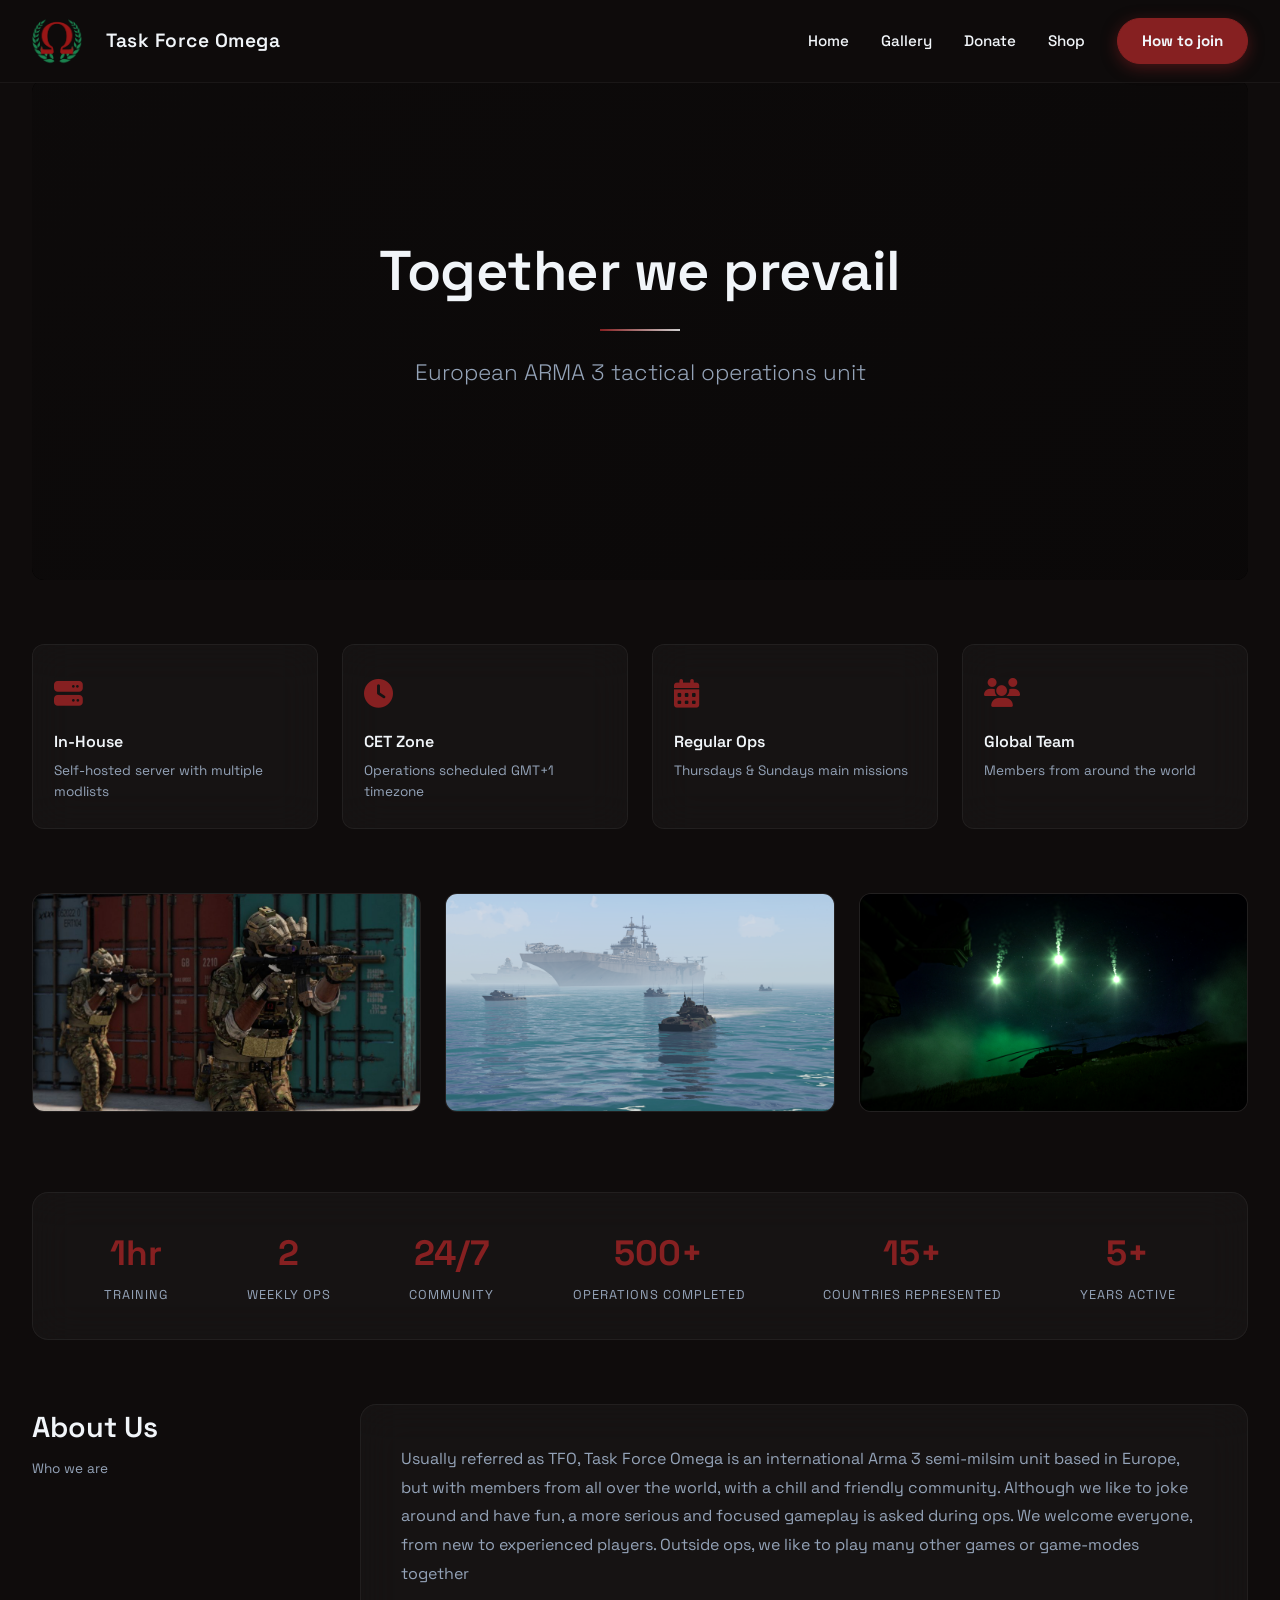
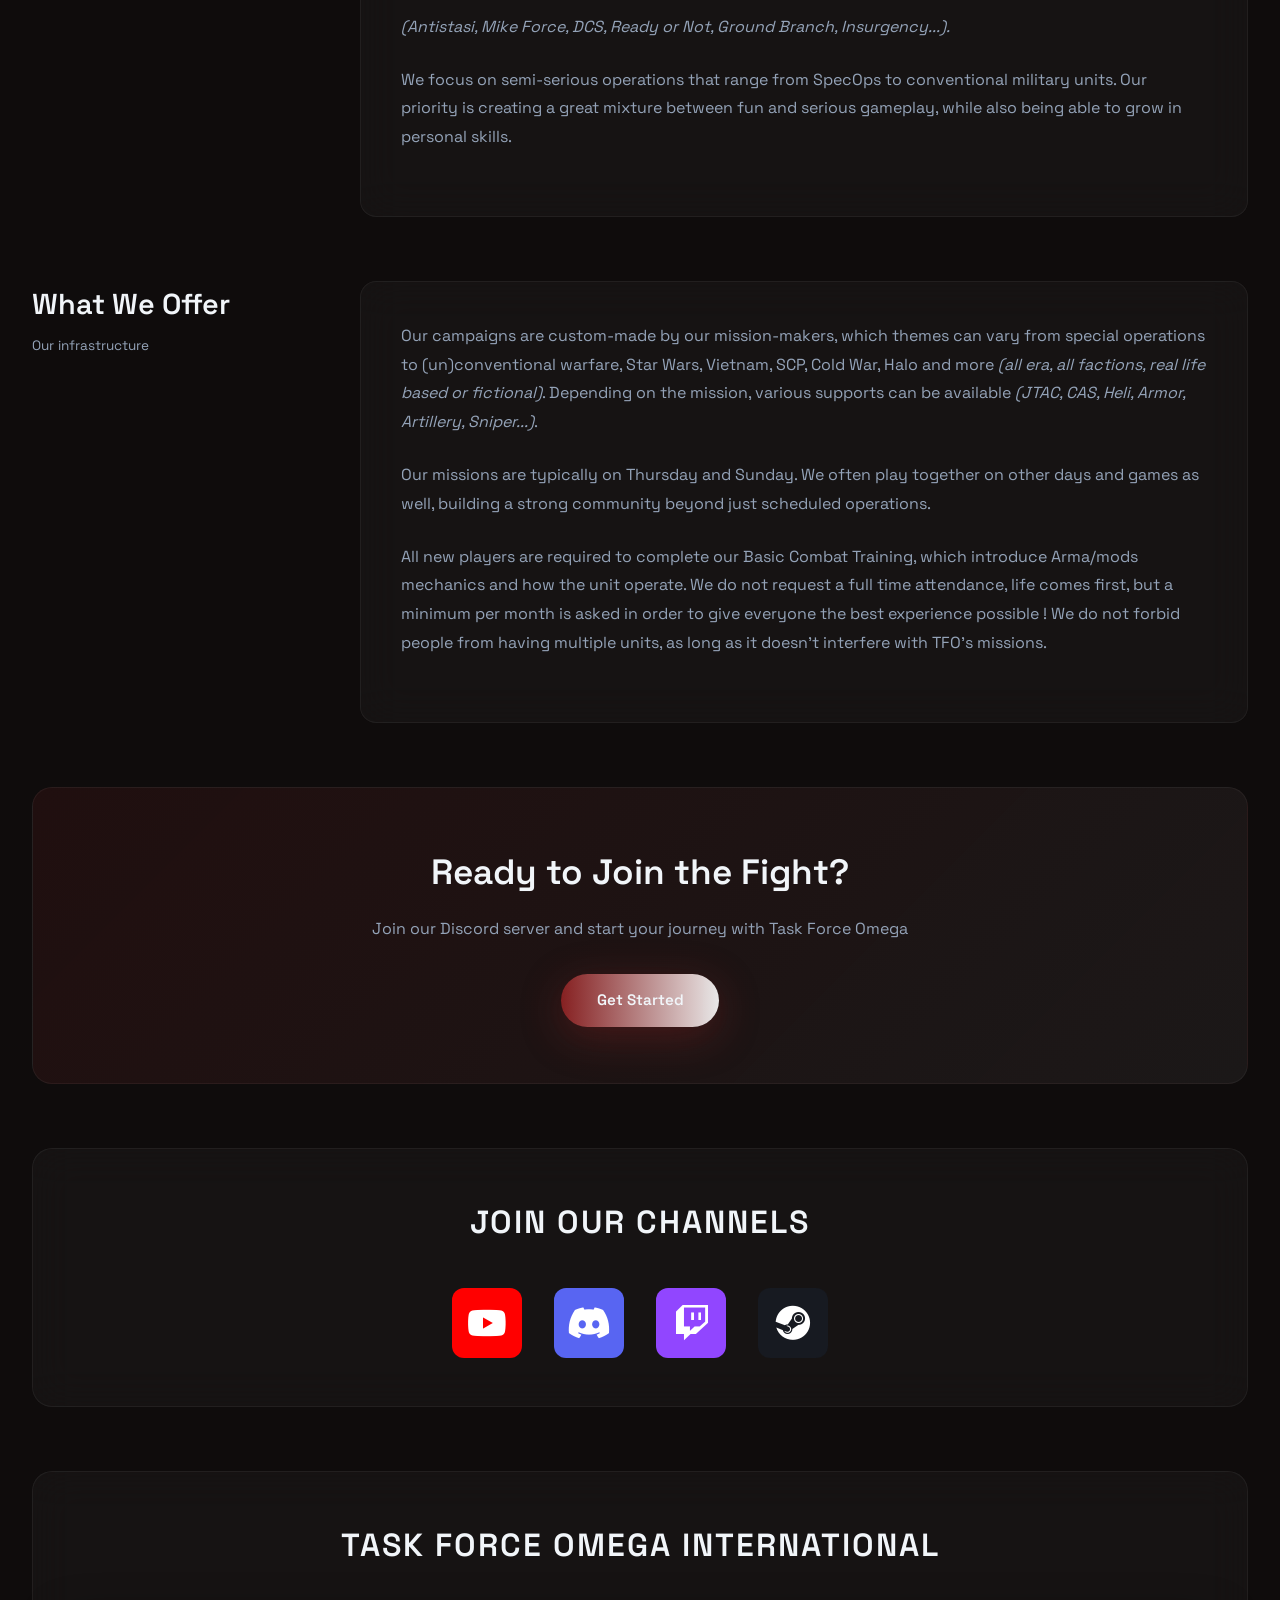
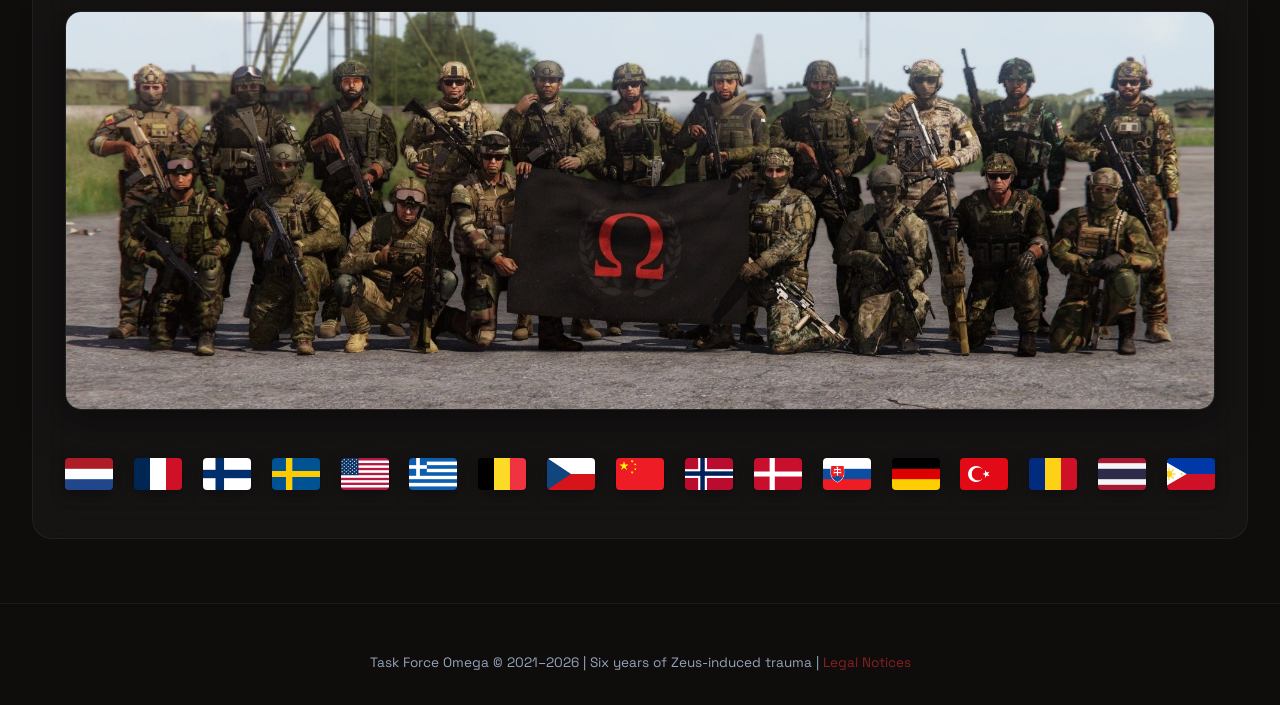
<file: index.html>
<!DOCTYPE html>
<html lang="en">
<head>
    <meta charset="UTF-8">
    <meta name="viewport" content="width=device-width, initial-scale=1.0">
    <meta name="theme-color" content="#862021">
    <title>Task Force Omega - Semi-Milsim Arma 3 Unit</title>

    <!-- Favicon -->
    <link rel="shortcut icon" type="image/png" href="assets/tfo-emoji.png">

    <!-- Stylesheets -->
    <link rel="stylesheet" href="styles.css">

    <!-- Google Fonts -->
    <link rel="preconnect" href="https://fonts.googleapis.com">
    <link rel="preconnect" href="https://fonts.gstatic.com" crossorigin>
    <link href="https://fonts.googleapis.com/css2?family=Space+Grotesk:wght@300;400;500;600;700&display=swap" rel="stylesheet">

    <!-- Font Awesome Icons -->
    <link rel="stylesheet" href="https://cdnjs.cloudflare.com/ajax/libs/font-awesome/6.5.1/css/all.min.css">

    <!-- SEO & Social Sharing -->
    <meta name="robots" content="index, follow">
    <meta name="description" content="Task Force Omega is an international Arma 3 semi-milsim unit based in Europe. Join our chill yet tactical community for ops, training, and more.">
    <link rel="canonical" href="https://taskforceomega.eu/">

    <!-- Open Graph -->
    <meta property="og:site_name" content="Task Force Omega">
    <meta property="og:type" content="website">
    <meta property="og:url" content="https://taskforceomega.eu/">
    <meta property="og:title" content="Task Force Omega — Semi-Milsim Arma 3 Unit">
    <meta property="og:description" content="An international Arma 3 semi-milsim community. Serious ops, chill atmosphere. Join TFO today.">
    <meta property="og:image" content="https://taskforceomega.eu/assets/img/og/og-home.jpg">
    <meta property="og:image:width" content="1200">
    <meta property="og:image:height" content="630">
    <meta property="og:image:type" content="image/jpeg">
    <meta property="og:locale" content="en_GB">

    <!-- Twitter / X Card -->
    <meta name="twitter:card" content="summary_large_image">
    <meta name="twitter:title" content="Task Force Omega — Semi-Milsim Arma 3 Unit">
    <meta name="twitter:description" content="An international Arma 3 semi-milsim community. Serious ops, chill atmosphere. Join TFO today.">
    <meta name="twitter:image" content="https://taskforceomega.eu/assets/img/og/og-home.jpg">

    <!-- Structured Data — Organization Schema -->
    <script type="application/ld+json">
        {
            "@context": "https://schema.org",
            "@type": "Organization",
            "name": "Task Force Omega",
            "alternateName": "TFO",
            "url": "https://taskforceomega.eu",
            "logo": "https://taskforceomega.eu/assets/tfo-emoji.png",
            "description": "Task Force Omega is an international Arma 3 semi-milsim unit based in Europe, with members from all over the world.",
            "sameAs": [
                "https://youtube.com/@taskforceomega",
                "https://discord.gg/FuwCrJF",
                "https://twitch.tv/taskforceomega",
                "https://steamcommunity.com/groups/taskforceomega"
            ]
        }
    </script>
</head>

<body>

<!-- Dust particles -->
<div class="dust-container" id="dustContainer"></div>


<!-- ================================================
     NAVIGATION
================================================ -->
<nav>
    <div class="nav-container">
        <div class="nav-left">
            <a href="index.html" class="logo-link">
                <img src="assets/tfo-emoji.png" alt="Task Force Omega Logo" class="logo-image">
                <div class="logo-text">Task Force Omega</div>
            </a>
        </div>
        <div class="nav-menu">
            <a href="index.html" class="nav-link">Home</a>
            <a href="gallery.html" class="nav-link">Gallery</a>
            <a href="donate.html" class="nav-link">Donate</a>
            <a href="shop.html" class="nav-link shop-link" data-default="Shop" data-hover="Coming soon">Shop</a>
            <a href="join-us.html" class="nav-link highlight">How to join</a>
        </div>
    </div>
</nav>


<!-- ================================================
     MAIN WRAPPER
================================================ -->
<div class="wrapper">

    <!-- Hero — YouTube background, autoplay muted -->
    <section class="hero-section">
        <div class="video-background">
            <iframe
                    title="Task Force Omega — Unit Showcase"
                    src="https://www.youtube.com/embed/Ne2mgo9onow?autoplay=1&mute=1&loop=1&playlist=Ne2mgo9onow&controls=0&showinfo=0&rel=0&modestbranding=1&playsinline=1"
                    allow="autoplay; encrypted-media; picture-in-picture"
                    allowfullscreen>
            </iframe>
        </div>
        <div class="hero-overlay"></div>
        <div class="hero-content">
            <h1>Together we prevail</h1>
            <div class="accent-line"></div>
            <p class="hero-tagline">European ARMA 3 tactical operations unit</p>
        </div>
    </section>


    <!-- ================================================
         CONTENT WRAPPER
    ================================================ -->
    <div class="content-wrapper">

        <!-- Info cards -->
        <section class="info-cards">
            <div class="info-card">
                <div class="info-card-icon"><i class="fas fa-server"></i></div>
                <h3>In-House</h3>
                <p>Self-hosted server with multiple modlists</p>
            </div>
            <div class="info-card">
                <div class="info-card-icon"><i class="fas fa-clock"></i></div>
                <h3>CET Zone</h3>
                <p>Operations scheduled GMT+1 timezone</p>
            </div>
            <div class="info-card">
                <div class="info-card-icon"><i class="fas fa-calendar-alt"></i></div>
                <h3>Regular Ops</h3>
                <p>Thursdays & Sundays main missions</p>
            </div>
            <div class="info-card">
                <div class="info-card-icon"><i class="fas fa-users"></i></div>
                <h3>Global Team</h3>
                <p>Members from around the world</p>
            </div>
        </section>


        <!-- Gallery preview — update imgs/ paths as needed -->
        <section class="gallery-section">
            <div class="gallery-grid">
                <div class="gallery-item">
                    <img src="imgs/2.jpg" alt="Task Force Omega Naval Operations">
                </div>
                <div class="gallery-item">
                    <img src="imgs/1.png" alt="Task Force Omega Special Operations">
                </div>
                <div class="gallery-item">
                    <img src="imgs/3.jpg" alt="Task Force Omega Night Operations">
                </div>
            </div>
        </section>


        <!-- Stats bar -->
        <div class="stats-bar">
            <div class="stat">
                <span class="stat-value">1hr</span>
                <span class="stat-label">Training</span>
            </div>
            <div class="stat">
                <span class="stat-value">2</span>
                <span class="stat-label">Weekly Ops</span>
            </div>
            <div class="stat">
                <span class="stat-value">24/7</span>
                <span class="stat-label">Community</span>
            </div>
            <div class="stat">
                <span class="stat-value">500+</span>
                <span class="stat-label">Operations Completed</span>
            </div>
            <div class="stat">
                <span class="stat-value">15+</span>
                <span class="stat-label">Countries Represented</span>
            </div>
            <div class="stat">
                <span class="stat-value">5+</span>
                <span class="stat-label">Years Active</span>
            </div>
        </div>


        <!-- About Us -->
        <section class="content-section">
            <div class="section-label">
                <h2>About Us</h2>
                <p class="subtitle">Who we are</p>
            </div>
            <div class="section-content">
                <p>Usually referred as TFO, Task Force Omega is an international Arma 3 semi-milsim unit based in Europe, but with members from all over the world, with a chill and friendly community. Although we like to joke around and have fun, a more serious and focused gameplay is asked during ops. We welcome everyone, from new to experienced players. Outside ops, we like to play many other games or game-modes together</p>
                <p><em>(Antistasi, Mike Force, DCS, Ready or Not, Ground Branch, Insurgency...).</em></p>
                <p>We focus on semi-serious operations that range from SpecOps to conventional military units. Our priority is creating a great mixture between fun and serious gameplay, while also being able to grow in personal skills.</p>
            </div>
        </section>


        <!-- What We Offer -->
        <section class="content-section">
            <div class="section-label">
                <h2>What We Offer</h2>
                <p class="subtitle">Our infrastructure</p>
            </div>
            <div class="section-content">
                <p>Our campaigns are custom-made by our mission-makers, which themes can vary from special operations to (un)conventional warfare, Star Wars, Vietnam, SCP, Cold War, Halo and more <i>(all era, all factions, real life based or fictional)</i>. Depending on the mission, various supports can be available <i>(JTAC, CAS, Heli, Armor, Artillery, Sniper...)</i>.</p>
                <p>Our missions are typically on Thursday and Sunday. We often play together on other days and games as well, building a strong community beyond just scheduled operations.</p>
                <p>All new players are required to complete our Basic Combat Training, which introduce Arma/mods mechanics and how the unit operate. We do not request a full time attendance, life comes first, but a minimum per month is asked in order to give everyone the best experience possible ! We do not forbid people from having multiple units, as long as it doesn't interfere with TFO's missions.</p>
            </div>
        </section>


        <!-- CTA -->
        <div class="cta-container">
            <h2>Ready to Join the Fight?</h2>
            <p>Join our Discord server and start your journey with Task Force Omega</p>
            <a href="join-us.html" class="btn-discord">Get Started</a>
        </div>


        <!-- Social links — update URLs as needed -->
        <section class="social-section">
            <h2>Join Our Channels</h2>
            <div class="social-icons">
                <a href="https://youtube.com/@taskforceomega" target="_blank" class="social-icon youtube" title="YouTube" aria-label="Task Force Omega on YouTube">
                    <i class="fab fa-youtube" aria-hidden="true"></i>
                </a>
                <a href="https://discord.gg/FuwCrJF" target="_blank" class="social-icon discord" title="Discord" aria-label="Join our Discord server">
                    <i class="fab fa-discord" aria-hidden="true"></i>
                </a>
                <a href="https://twitch.tv/taskforceomega" target="_blank" class="social-icon twitch" title="Twitch" aria-label="Task Force Omega on Twitch">
                    <i class="fab fa-twitch" aria-hidden="true"></i>
                </a>
                <a href="https://steamcommunity.com/groups/taskforceomega" target="_blank" class="social-icon steam" title="Steam" aria-label="Task Force Omega Steam group">
                    <i class="fab fa-steam" aria-hidden="true"></i>
                </a>
            </div>
        </section>


        <!-- ================================================
             FLAGS SECTION
        ================================================ -->
        <section class="international-section">
            <h2>Task Force Omega International</h2>
            <div class="team-photo">
                <img src="imgs/team.jpg" alt="Task Force Omega Team Photo">
            </div>
            <div class="flags-container">
                <img src="flags/nl.png" alt="Netherlands" class="flag-icon">
                <img src="flags/fr.png" alt="France" class="flag-icon">
                <img src="flags/us.png" alt="USA" class="flag-icon">
                <img src="flags/tr.png" alt="Turkey" class="flag-icon">
                <!--<img src="flags/gb.png" alt="United Kingdom" class="flag-icon">-->
                <img src="flags/de.png" alt="Germany" class="flag-icon">
                <!--<img src="flags/ch.png" alt="Switzerland" class="flag-icon">-->
                <img src="flags/cn.png" alt="China" class="flag-icon">
                <img src="flags/be.png" alt="Belgium" class="flag-icon">
                <!--<img src="flags/pl.png" alt="Poland" class="flag-icon">-->
                <img src="flags/gr.png" alt="Greece" class="flag-icon">
                <img src="flags/sk.png" alt="Slovakia" class="flag-icon">
                <img src="flags/ph.png" alt="Philippines" class="flag-icon">
                <!--<img src="flags/ua.png" alt="Ukraine" class="flag-icon">-->
                <img src="flags/se.png" alt="Sweden" class="flag-icon">
                <img src="flags/no.png" alt="Norway" class="flag-icon">
                <img src="flags/fi.png" alt="Finland" class="flag-icon">
                <img src="flags/cz.png" alt="Czech Republic" class="flag-icon">
                <img src="flags/th.png" alt="Thailand" class="flag-icon">
                <img src="flags/dk.png" alt="Denmark" class="flag-icon">
                <img src="flags/ro.png" alt="Romania" class="flag-icon">
            </div>
        </section>

    </div>
    <!-- End Content Wrapper -->


    <!-- Footer -->
    <footer>
        <p id="footer-tagline">Task Force Omega &copy; 2021–2026 | <a href="legal.html">Legal Notices</a></p>
    </footer>

</div>
<!-- End Main Wrapper -->


<!-- ================================================
     JAVASCRIPT
================================================ -->
<script>
    // Dust particles
    const dustContainer = document.getElementById('dustContainer');
    for (let i = 0; i < 50; i++) {
        const dust = document.createElement('div');
        dust.className = 'dust';
        dust.style.left = Math.random() * 100 + '%';
        dust.style.animationDuration = (Math.random() * 10 + 10) + 's';
        dust.style.animationDelay = Math.random() * 5 + 's';
        dustContainer.appendChild(dust);
    }

    // Flag shuffle — randomised
    function shuffleFlags() {
        const container = document.querySelector('.flags-container');
        const flags = Array.from(container.children);

        const nlFlag = flags.find(f => f.src.includes('nl.png'));
        const frFlag = flags.find(f => f.src.includes('fr.png'));
        const rest   = flags.filter(f => !f.src.includes('nl.png') && !f.src.includes('fr.png'));

        for (let i = rest.length - 1; i > 0; i--) {
            const j = Math.floor(Math.random() * (i + 1));
            [rest[i], rest[j]] = [rest[j], rest[i]];
        }

        container.innerHTML = '';
        if (nlFlag) container.appendChild(nlFlag);
        if (frFlag) container.appendChild(frFlag);
        rest.forEach(f => container.appendChild(f));
    }

    // Shop Easter egg
    function setupShopEasterEgg() {
        const shopLink = document.querySelector('.shop-link');
        if (!shopLink) return;

        const defaultText = shopLink.dataset.default || 'Shop';
        const hoverText   = shopLink.dataset.hover   || 'Coming soon';
        let clicks = 0;

        shopLink.addEventListener('mouseenter', () => {
            if (clicks === 0) shopLink.textContent = hoverText;
        });
        shopLink.addEventListener('mouseleave', () => {
            if (clicks === 0) shopLink.textContent = defaultText;
        });
        shopLink.addEventListener('click', (e) => {
            clicks++;
            if (clicks === 1) {
                e.preventDefault();
                shopLink.textContent = 'Coming soon';
                shopLink.classList.add('shop-primed');
            } else if (clicks === 2) {
                e.preventDefault();
                shopLink.textContent = 'COMING SOON';
            }
        });
    }

    window.addEventListener('DOMContentLoaded', () => {
        shuffleFlags();
        setupShopEasterEgg();
    });

    // Random footer tagline
    const taglines = [
        'We came for Arma, we stayed for the Discord drama',
        'Six years of Zeus-induced trauma',
        'The helicopter was never coming',
        'Internationally dysfunctional since 2021',
        'CAS requested. CAS denied. As always.',
        'Friendship forged in friendly fire',
        'Not affiliated with any real military. Unfortunately.',
        'We read the OPORD. Sometimes.',
        'No op was ever cancelled. It was just... postponed indefinitely.',
        'Server uptime: better than our attendance rate'
    ];
    const tagline = taglines[Math.floor(Math.random() * taglines.length)];
    document.getElementById('footer-tagline').innerHTML =
        'Task Force Omega &copy; 2021\u20132026 | ' + tagline + ' | <a href="legal.html">Legal Notices</a>';
</script>

</body>
</html>
</file>
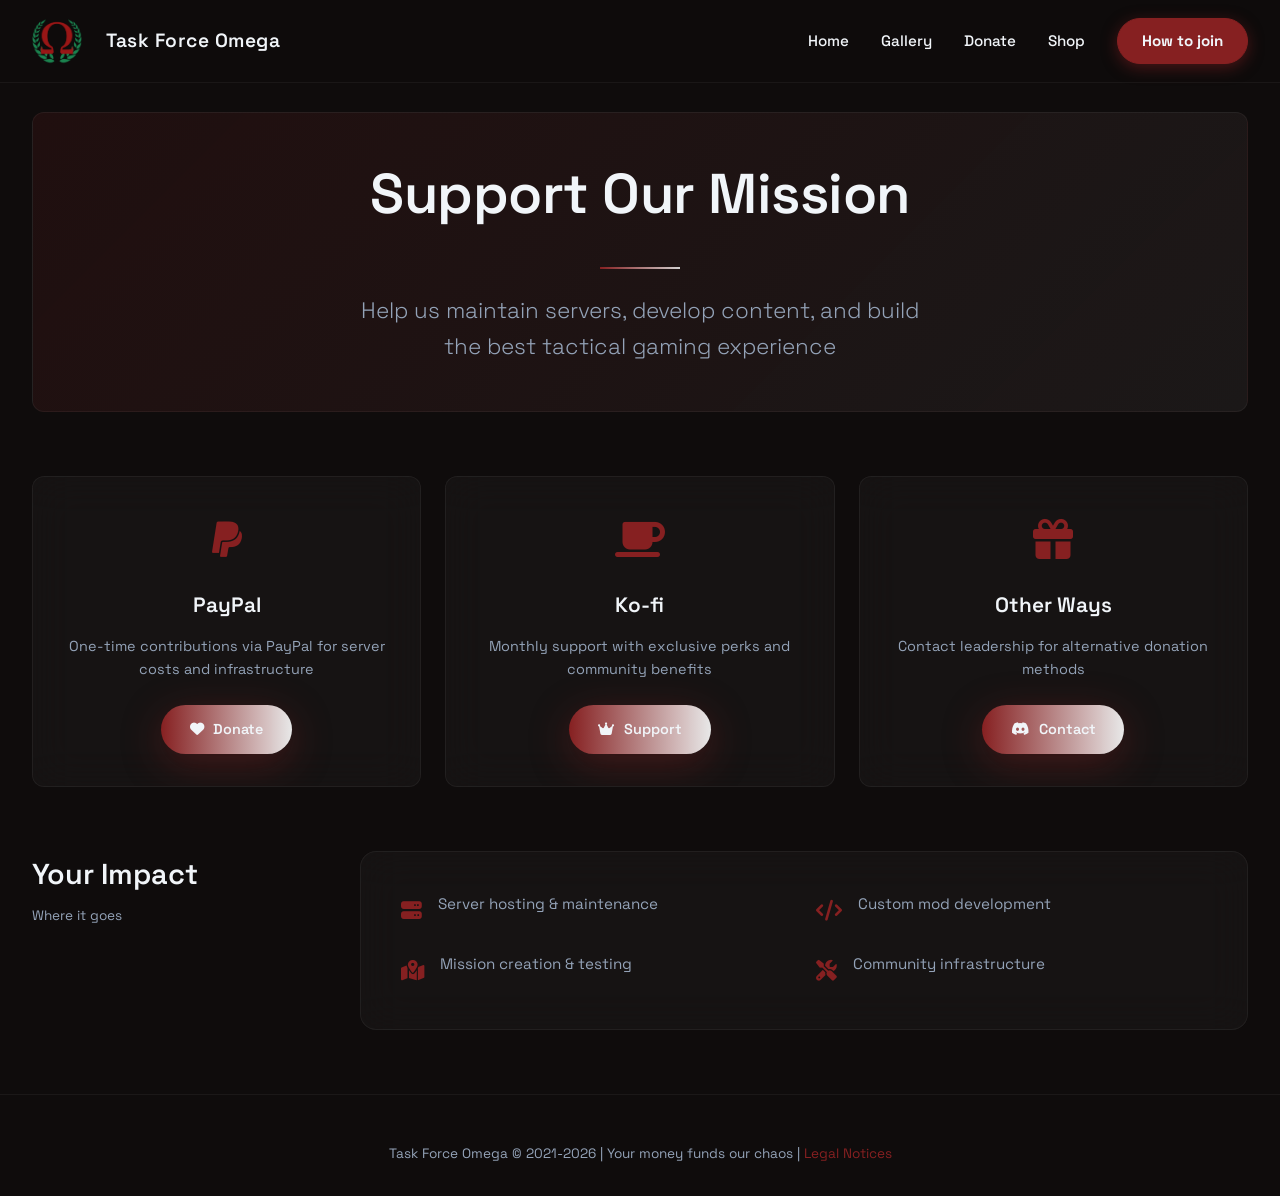
<file: donate.html>
<!DOCTYPE html>
<html lang="en">
<head>
    <meta charset="UTF-8">
    <meta name="viewport" content="width=device-width, initial-scale=1.0">
    <meta name="theme-color" content="#862021">
    <title>Support Us - Task Force Omega</title>

    <!-- Favicon -->
    <link rel="shortcut icon" type="image/png" href="assets/tfo-emoji.png">

    <!-- Stylesheets -->
    <link rel="stylesheet" href="styles.css">

    <!-- Google Fonts -->
    <link rel="preconnect" href="https://fonts.googleapis.com">
    <link rel="preconnect" href="https://fonts.gstatic.com" crossorigin>
    <link href="https://fonts.googleapis.com/css2?family=Space+Grotesk:wght@300;400;500;600;700&display=swap" rel="stylesheet">

    <!-- Font Awesome Icons -->
    <link rel="stylesheet" href="https://cdnjs.cloudflare.com/ajax/libs/font-awesome/6.5.1/css/all.min.css">

    <!-- SEO & Social Sharing -->
    <meta name="robots" content="index, follow">
    <meta name="description" content="Help Task Force Omega keep the servers running. Your support funds hosting, custom mod development, mission creation and our community infrastructure.">
    <link rel="canonical" href="https://taskforceomega.eu/donate.html">

    <!-- Open Graph -->
    <meta property="og:site_name" content="Task Force Omega">
    <meta property="og:type" content="website">
    <meta property="og:url" content="https://taskforceomega.eu/donate.html">
    <meta property="og:title" content="Support Task Force Omega">
    <meta property="og:description" content="Help us keep the servers running and the missions coming. Every contribution matters.">
    <meta property="og:image" content="https://taskforceomega.eu/assets/img/og/og-donate.jpg">
    <meta property="og:image:width" content="1200">
    <meta property="og:image:height" content="630">
    <meta property="og:image:type" content="image/jpeg">
    <meta property="og:locale" content="en_GB">

    <!-- Twitter / X Card -->
    <meta name="twitter:card" content="summary_large_image">
    <meta name="twitter:title" content="Support Task Force Omega">
    <meta name="twitter:description" content="Help us keep the servers running and the missions coming. Every contribution matters.">
    <meta name="twitter:image" content="https://taskforceomega.eu/assets/img/og/og-donate.jpg">
</head>

<body>

<!-- Dust particles -->
<div class="dust-container" id="dustContainer"></div>


<!-- ================================================
     NAVIGATION
================================================ -->
<nav>
    <div class="nav-container">
        <div class="nav-left">
            <a href="index.html" class="logo-link">
                <img src="assets/tfo-emoji.png" alt="Task Force Omega Logo" class="logo-image">
                <div class="logo-text">Task Force Omega</div>
            </a>
        </div>
        <div class="nav-menu">
            <a href="index.html" class="nav-link">Home</a>
            <a href="gallery.html" class="nav-link">Gallery</a>
            <a href="donate.html" class="nav-link">Donate</a>
            <a href="shop.html" class="nav-link shop-link" data-default="Shop" data-hover="Coming soon">Shop</a>
            <a href="join-us.html" class="nav-link highlight">How to join</a>
        </div>
    </div>
</nav>


<!-- ================================================
     MAIN WRAPPER
================================================ -->
<div class="wrapper">

    <!-- Hero -->
    <section class="hero-section-1">
        <h1>Support Our Mission</h1>
        <div class="accent-line"></div>
        <p>Help us maintain servers, develop content, and build the best tactical gaming experience</p>
    </section>


    <!-- ================================================
         CONTENT WRAPPER
    ================================================ -->
    <div class="content-wrapper">

        <!-- Donation options -->
        <section class="donation-cards">

            <div class="donation-card">
                <div class="donation-card-icon"><i class="fab fa-paypal"></i></div>
                <h3>PayPal</h3>
                <p>One-time contributions via PayPal for server costs and infrastructure</p>
                <a href="https://www.paypal.com/donate?hosted_button_id=RU6AK3FZNDP94" class="btn-donate">
                    <i class="fas fa-heart"></i>
                    Donate
                </a>
            </div>

            <div class="donation-card">
                <div class="donation-card-icon"><i class="fas fa-coffee"></i></div>
                <h3>Ko-fi</h3>
                <p>Monthly support with exclusive perks and community benefits</p>
                <a href="https://ko-fi.com/taskforceomega" class="btn-donate">
                    <i class="fas fa-crown"></i>
                    Support
                </a>
            </div>

            <div class="donation-card">
                <div class="donation-card-icon"><i class="fas fa-gift"></i></div>
                <h3>Other Ways</h3>
                <p>Contact leadership for alternative donation methods</p>
                <a href="https://discord.gg/FuwCrJF" class="btn-donate">
                    <i class="fab fa-discord"></i>
                    Contact
                </a>
            </div>

        </section>


        <!-- Where donations go -->
        <section class="impact-section">
            <div class="section-label">
                <h2>Your Impact</h2>
                <p class="subtitle">Where it goes</p>
            </div>
            <div class="section-content">
                <div class="benefits-grid">
                    <div class="benefit-item">
                        <div class="benefit-icon"><i class="fas fa-server"></i></div>
                        <div class="benefit-text">Server hosting & maintenance</div>
                    </div>
                    <div class="benefit-item">
                        <div class="benefit-icon"><i class="fas fa-code"></i></div>
                        <div class="benefit-text">Custom mod development</div>
                    </div>
                    <div class="benefit-item">
                        <div class="benefit-icon"><i class="fas fa-map-marked-alt"></i></div>
                        <div class="benefit-text">Mission creation & testing</div>
                    </div>
                    <div class="benefit-item">
                        <div class="benefit-icon"><i class="fas fa-tools"></i></div>
                        <div class="benefit-text">Community infrastructure</div>
                    </div>
                </div>
            </div>
        </section>

    </div>
    <!-- End Content Wrapper -->


    <!-- Footer -->
    <footer>
        <p>Task Force Omega &copy; 2021-2026 | Your money funds our chaos | <a href="legal.html">Legal Notices</a></p>
    </footer>

</div>
<!-- End Main Wrapper -->


<!-- ================================================
     JAVASCRIPT
================================================ -->
<script>
    // Dust particles
    const dustContainer = document.getElementById('dustContainer');
    for (let i = 0; i < 50; i++) {
        const dust = document.createElement('div');
        dust.className = 'dust';
        dust.style.left = Math.random() * 100 + '%';
        dust.style.animationDuration = (Math.random() * 10 + 10) + 's';
        dust.style.animationDelay = Math.random() * 5 + 's';
        dustContainer.appendChild(dust);
    }

    // Shop easter egg
    function setupShopEasterEgg() {
        const shopLink = document.querySelector('.shop-link');
        if (!shopLink) return;

        const defaultText = shopLink.dataset.default || 'Shop';
        const hoverText   = shopLink.dataset.hover   || 'Coming soon';
        let clicks = 0;

        shopLink.addEventListener('mouseenter', () => {
            if (clicks === 0) shopLink.textContent = hoverText;
        });
        shopLink.addEventListener('mouseleave', () => {
            if (clicks === 0) shopLink.textContent = defaultText;
        });
        shopLink.addEventListener('click', (e) => {
            clicks++;
            if (clicks === 1) {
                e.preventDefault();
                shopLink.textContent = 'Coming soon';
                shopLink.classList.add('shop-primed');
            } else if (clicks === 2) {
                e.preventDefault();
                shopLink.textContent = 'COMING SOON';
            }
        });
    }

    window.addEventListener('DOMContentLoaded', setupShopEasterEgg);
</script>

</body>
</html>
</file>
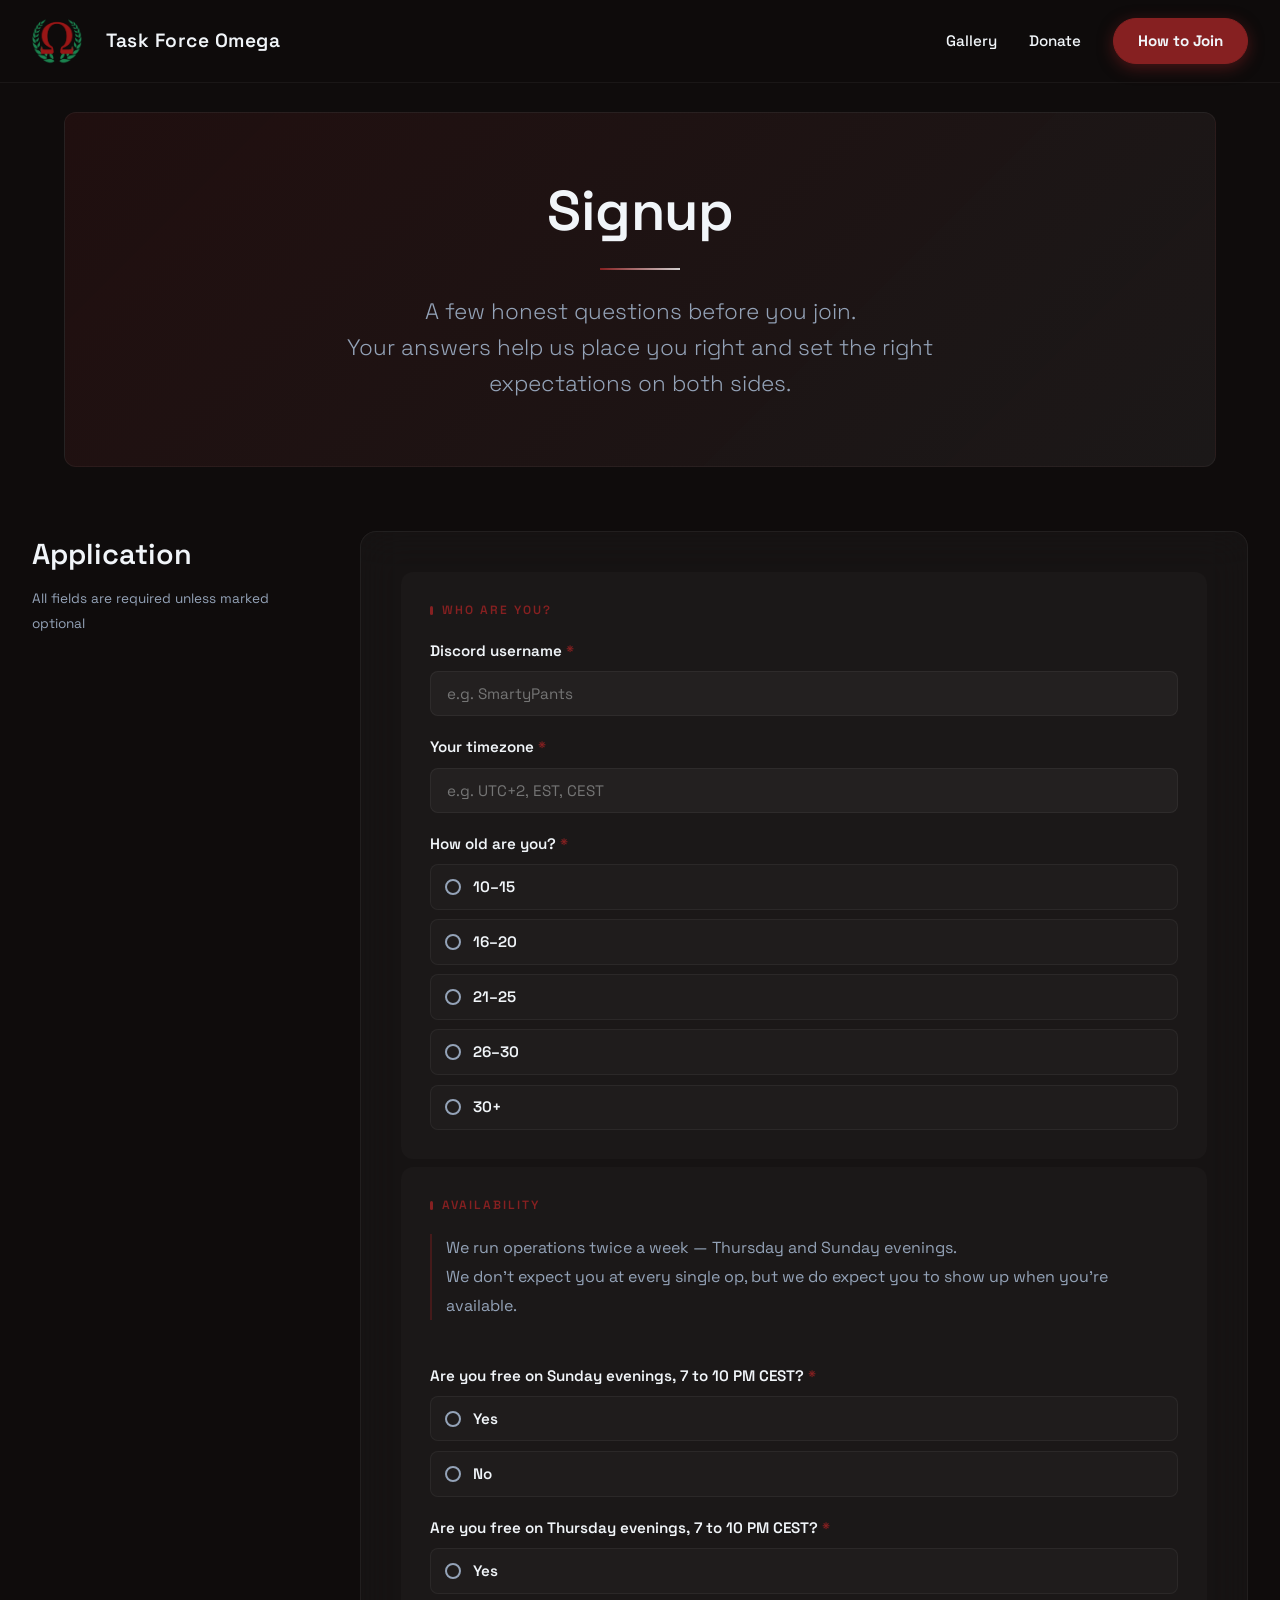
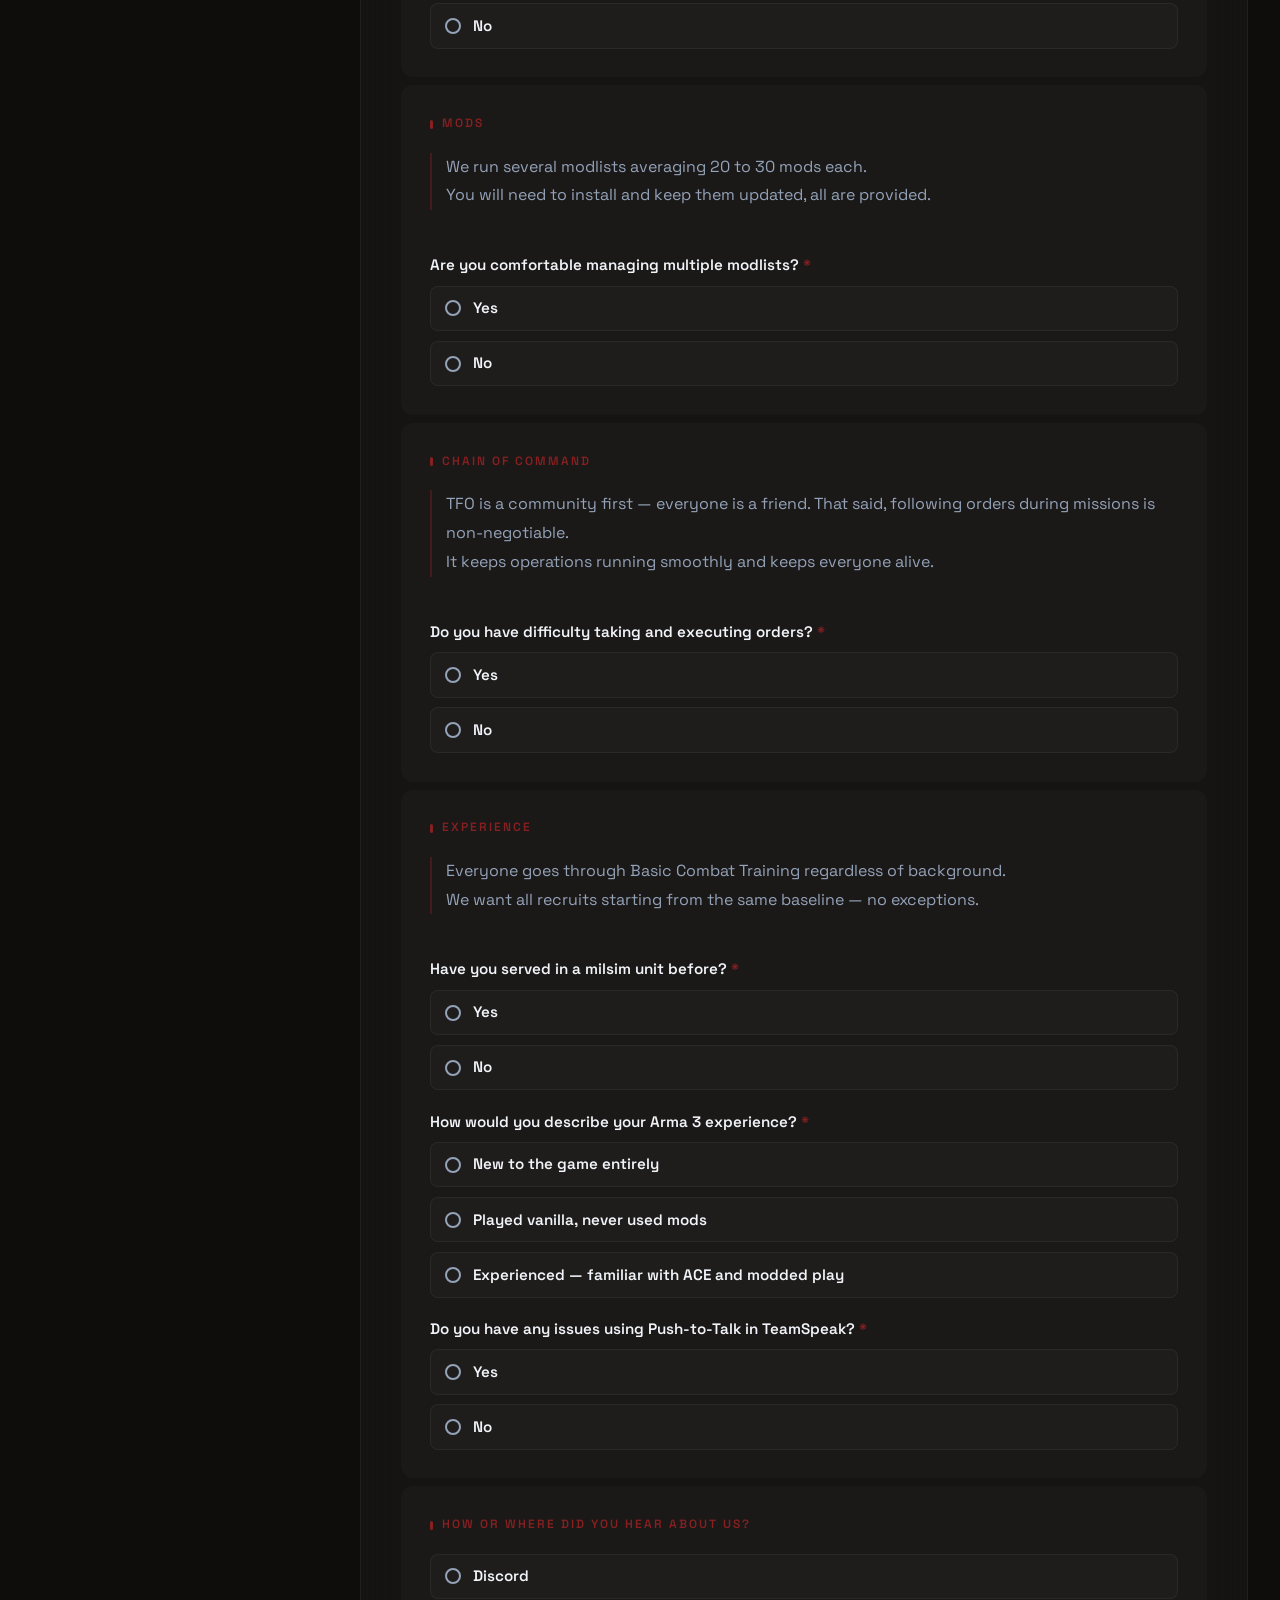
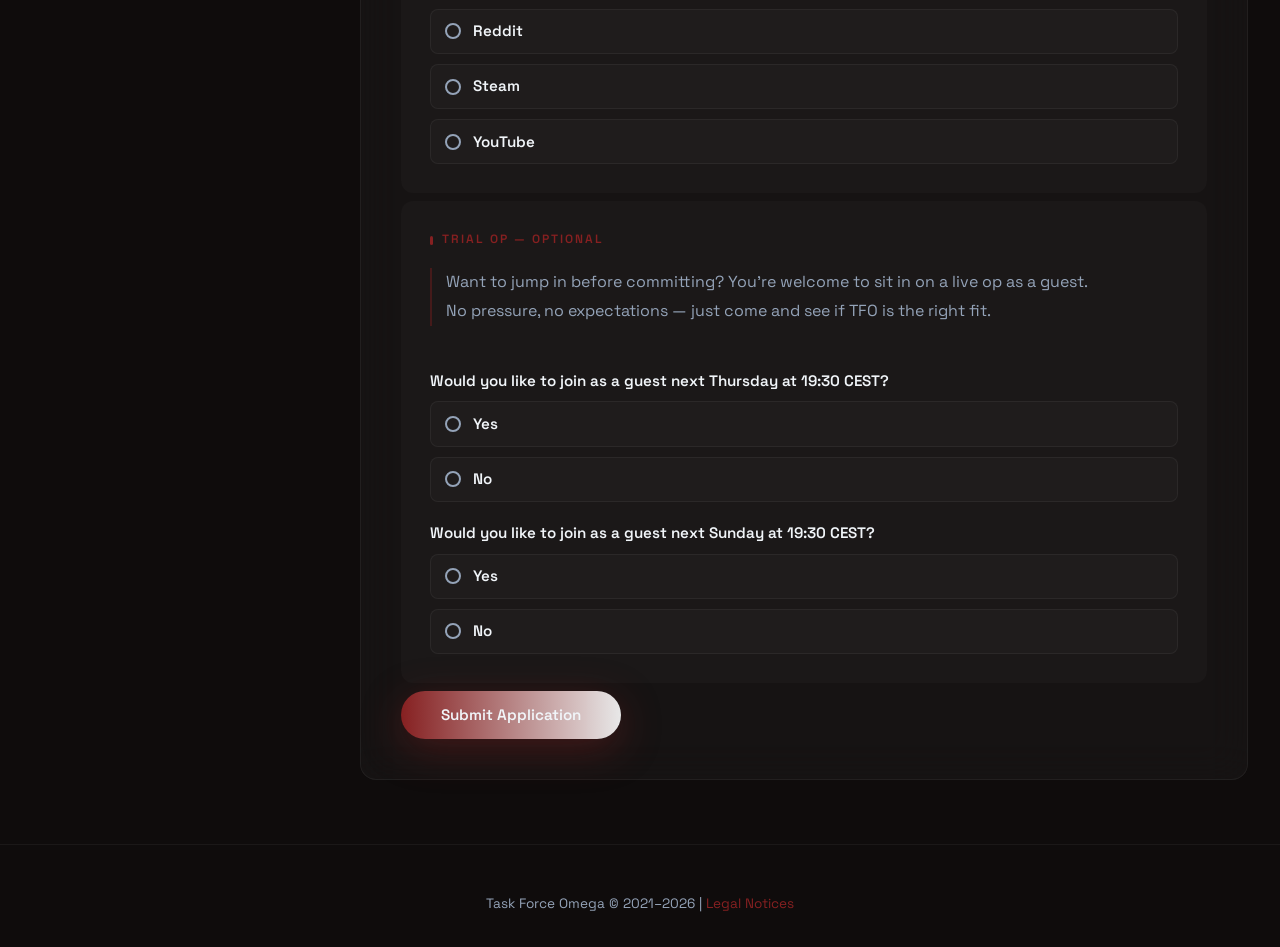
<file: join-test.html>
<!DOCTYPE html>
<html lang="en">
<head>
    <meta charset="UTF-8">
    <meta name="viewport" content="width=device-width, initial-scale=1.0">
    <meta name="theme-color" content="#862021">
    <title>Signup — Task Force Omega</title>

    <link rel="shortcut icon" type="image/png" href="assets/tfo-emoji.png">
    <link rel="stylesheet" href="styles.css">
    <link rel="preconnect" href="https://fonts.googleapis.com">
    <link rel="preconnect" href="https://fonts.gstatic.com" crossorigin>
    <link href="https://fonts.googleapis.com/css2?family=Space+Grotesk:wght@300;400;500;600;700&display=swap" rel="stylesheet">
    <link rel="stylesheet" href="https://cdnjs.cloudflare.com/ajax/libs/font-awesome/6.5.1/css/all.min.css">

    <meta name="robots" content="index, follow">
    <meta name="description" content="Apply to join Task Force Omega, an international Arma 3 semi-milsim unit. Fill out the recruitment form and start your journey with TFO.">
    <link rel="canonical" href="https://taskforceomega.eu/signup.html">

    <meta property="og:site_name" content="Task Force Omega">
    <meta property="og:type" content="website">
    <meta property="og:url" content="https://taskforceomega.eu/signup.html">
    <meta property="og:title" content="Join Task Force Omega — Recruitment Form">
    <meta property="og:description" content="Apply to join TFO. Fill out our recruitment form and take your first step into the unit.">
    <meta property="og:image" content="https://taskforceomega.eu/assets/img/og/og-signup.jpg">
    <meta property="og:image:width" content="1200">
    <meta property="og:image:height" content="630">
    <meta property="og:image:type" content="image/jpeg">
    <meta property="og:locale" content="en_GB">

    <meta name="twitter:card" content="summary_large_image">
    <meta name="twitter:title" content="Join Task Force Omega — Recruitment Form">
    <meta name="twitter:description" content="Apply to join TFO. Fill out our recruitment form and take your first step into the unit.">
    <meta name="twitter:image" content="https://taskforceomega.eu/assets/img/og/og-signup.jpg">

    <script type="application/ld+json">
        {
            "@context": "https://schema.org",
            "@type": "Organization",
            "name": "Task Force Omega",
            "alternateName": "TFO",
            "url": "https://taskforceomega.eu",
            "logo": "https://taskforceomega.eu/assets/tfo-emoji.png",
            "description": "Task Force Omega is an international Arma 3 semi-milsim unit based in Europe, with members from all over the world.",
            "sameAs": [
                "https://youtube.com/@taskforceomega",
                "https://discord.gg/FuwCrJF",
                "https://twitch.tv/taskforceomega",
                "https://steamcommunity.com/groups/taskforceomega"
            ]
        }
    </script>
</head>
<body>

<div class="dust-container" id="dustContainer"></div>

<nav>
    <div class="nav-container">
        <div class="nav-left">
            <a href="index.html" class="logo-link">
                <img src="assets/tfo-emoji.png" alt="Task Force Omega Logo" class="logo-image">
                <div class="logo-text">Task Force Omega</div>
            </a>
        </div>
        <div class="nav-menu">
            <a href="gallery.html" class="nav-link">Gallery</a>
            <a href="donate.html" class="nav-link">Donate</a>
            <a href="join-us.html" class="nav-link highlight">How to Join</a>
        </div>
    </div>
</nav>

<div class="wrapper">
    <div class="content-wrapper">

        <div class="hero-section-1">
            <div class="hero-content">
                <h1>Signup</h1>
                <div class="accent-line"></div>
                <p>A few honest questions before you join.<br> Your answers help us place you right and set the right expectations on both sides.</p>
            </div>
        </div>

        <div class="content-section">
            <div class="section-label">
                <h2>Application</h2>
                <span class="subtitle">All fields are required unless marked optional</span>
            </div>
            <div class="section-content">

                <div id="formFeedback" class="form-feedback"></div>

                <form class="signup-form" id="signupForm">

                    <!-- Identity -->
                    <div class="form-section-block">
                        <span class="form-section-title">Who are you?</span>

                        <div class="form-group">
                            <label for="discordName">Discord username <span class="required-star">*</span></label>
                            <input type="text" id="discordName" name="discordName" placeholder="e.g. SmartyPants" required />
                        </div>

                        <div class="form-group">
                            <label for="timezone">Your timezone <span class="required-star">*</span></label>
                            <input type="text" id="timezone" name="timezone" placeholder="e.g. UTC+2, EST, CEST" required />
                        </div>

                        <div class="form-group">
                            <label>How old are you? <span class="required-star">*</span></label>
                            <div id="ageWarning" class="age-warning">
                                <strong>Enlistment denied.</strong><br>
                                <span>Task Force Omega does not accept recruits under 16. Come back when you're old enough to follow orders.</span>
                            </div>
                            <div class="radio-group">
                                <label class="radio-option"><input type="radio" name="age" value="10-15" required /><span class="radio-dot"></span>10–15</label>
                                <label class="radio-option"><input type="radio" name="age" value="16-20" /><span class="radio-dot"></span>16–20</label>
                                <label class="radio-option"><input type="radio" name="age" value="21-25" /><span class="radio-dot"></span>21–25</label>
                                <label class="radio-option"><input type="radio" name="age" value="26-30" /><span class="radio-dot"></span>26–30</label>
                                <label class="radio-option"><input type="radio" name="age" value="30+" /><span class="radio-dot"></span>30+</label>
                            </div>
                        </div>
                    </div>

                    <!-- Availability -->
                    <div class="form-section-block">
                        <span class="form-section-title">Availability</span>
                        <p class="form-hint">We run operations twice a week — Thursday and Sunday evenings.<br> We don't expect you at every single op, but we do expect you to show up when you're available.</p>

                        <div class="form-group">
                            <label>Are you free on Sunday evenings, 7 to 10 PM CEST? <span class="required-star">*</span></label>
                            <div class="radio-group">
                                <label class="radio-option"><input type="radio" name="availSunday" value="Yes" required /><span class="radio-dot"></span>Yes</label>
                                <label class="radio-option"><input type="radio" name="availSunday" value="No" /><span class="radio-dot"></span>No</label>
                            </div>
                        </div>

                        <div class="form-group">
                            <label>Are you free on Thursday evenings, 7 to 10 PM CEST? <span class="required-star">*</span></label>
                            <div class="radio-group">
                                <label class="radio-option"><input type="radio" name="availThursday" value="Yes" required /><span class="radio-dot"></span>Yes</label>
                                <label class="radio-option"><input type="radio" name="availThursday" value="No" /><span class="radio-dot"></span>No</label>
                            </div>
                        </div>
                    </div>

                    <!-- Mods -->
                    <div class="form-section-block">
                        <span class="form-section-title">Mods</span>
                        <p class="form-hint">We run several modlists averaging 20 to 30 mods each.<br> You will need to install and keep them updated, all are provided.</p>

                        <div class="form-group">
                            <label>Are you comfortable managing multiple modlists? <span class="required-star">*</span></label>
                            <div class="radio-group">
                                <label class="radio-option"><input type="radio" name="okMods" value="Yes" required /><span class="radio-dot"></span>Yes</label>
                                <label class="radio-option"><input type="radio" name="okMods" value="No" /><span class="radio-dot"></span>No</label>
                            </div>
                        </div>
                    </div>

                    <!-- Orders -->
                    <div class="form-section-block">
                        <span class="form-section-title">Chain of command</span>
                        <p class="form-hint">TFO is a community first — everyone is a friend. That said, following orders during missions is non-negotiable.<br> It keeps operations running smoothly and keeps everyone alive.</p>

                        <div class="form-group">
                            <label>Do you have difficulty taking and executing orders? <span class="required-star">*</span></label>
                            <div class="radio-group">
                                <label class="radio-option"><input type="radio" name="orders" value="Yes" required /><span class="radio-dot"></span>Yes</label>
                                <label class="radio-option"><input type="radio" name="orders" value="No" /><span class="radio-dot"></span>No</label>
                            </div>
                        </div>
                    </div>

                    <!-- Experience -->
                    <div class="form-section-block">
                        <span class="form-section-title">Experience</span>
                        <p class="form-hint">Everyone goes through Basic Combat Training regardless of background.<br> We want all recruits starting from the same baseline — no exceptions.</p>

                        <div class="form-group">
                            <label>Have you served in a milsim unit before? <span class="required-star">*</span></label>
                            <div class="radio-group">
                                <label class="radio-option"><input type="radio" name="milsim" value="Yes" required /><span class="radio-dot"></span>Yes</label>
                                <label class="radio-option"><input type="radio" name="milsim" value="No" /><span class="radio-dot"></span>No</label>
                            </div>
                        </div>

                        <div class="form-group">
                            <label>How would you describe your Arma 3 experience? <span class="required-star">*</span></label>
                            <div class="radio-group">
                                <label class="radio-option"><input type="radio" name="armaExp" value="None — new to the game" required /><span class="radio-dot"></span>New to the game entirely</label>
                                <label class="radio-option"><input type="radio" name="armaExp" value="Some Vanilla — never used mods" /><span class="radio-dot"></span>Played vanilla, never used mods</label>
                                <label class="radio-option"><input type="radio" name="armaExp" value="Experienced — know ACE and mods" /><span class="radio-dot"></span>Experienced — familiar with ACE and modded play</label>
                            </div>
                        </div>

                        <div class="form-group">
                            <label>Do you have any issues using Push-to-Talk in TeamSpeak? <span class="required-star">*</span></label>
                            <div class="radio-group">
                                <label class="radio-option"><input type="radio" name="ptt" value="Yes" required /><span class="radio-dot"></span>Yes</label>
                                <label class="radio-option"><input type="radio" name="ptt" value="No" /><span class="radio-dot"></span>No</label>
                            </div>
                        </div>
                    </div>

                    <!-- How did you find us -->
                    <div class="form-section-block">
                        <span class="form-section-title">How or where did you hear about us?</span>

                        <div class="form-group">
                            <div class="radio-group">
                                <label class="radio-option"><input type="radio" name="source" value="Discord" required /><span class="radio-dot"></span>Discord</label>
                                <label class="radio-option"><input type="radio" name="source" value="Reddit" /><span class="radio-dot"></span>Reddit</label>
                                <label class="radio-option"><input type="radio" name="source" value="Steam" /><span class="radio-dot"></span>Steam</label>
                                <label class="radio-option"><input type="radio" name="source" value="YouTube" /><span class="radio-dot"></span>YouTube</label>
                            </div>
                        </div>
                    </div>

                    <!-- Trial Op -->
                    <div class="form-section-block">
                        <span class="form-section-title">Trial op <span class="form-section-optional">— optional</span></span>
                        <p class="form-hint">Want to jump in before committing? You're welcome to sit in on a live op as a guest.<br> No pressure, no expectations — just come and see if TFO is the right fit.</p>

                        <div class="form-group">
                            <label>Would you like to join as a guest next Thursday at 19:30 CEST?</label>
                            <div class="radio-group">
                                <label class="radio-option"><input type="radio" name="testThursday" value="Yes" /><span class="radio-dot"></span>Yes</label>
                                <label class="radio-option"><input type="radio" name="testThursday" value="No" /><span class="radio-dot"></span>No</label>
                            </div>
                        </div>

                        <div class="form-group">
                            <label>Would you like to join as a guest next Sunday at 19:30 CEST?</label>
                            <div class="radio-group">
                                <label class="radio-option"><input type="radio" name="testSunday" value="Yes" /><span class="radio-dot"></span>Yes</label>
                                <label class="radio-option"><input type="radio" name="testSunday" value="No" /><span class="radio-dot"></span>No</label>
                            </div>
                        </div>
                    </div>

                    <button type="submit" class="btn-submit" id="submitBtn">
                        Submit Application
                    </button>

                </form>
            </div>
        </div>

    </div>
</div>

<footer>
    <p id="footer-tagline">Task Force Omega &copy; 2021–2026 | <a href="legal.html">Legal Notices</a></p>
</footer>

<script>
    const dc = document.getElementById('dustContainer');
    for (let i = 0; i < 15; i++) {
        const d = document.createElement('div');
        d.className = 'dust';
        d.style.cssText = `left:${Math.random()*100}%;animation-duration:${8+Math.random()*12}s;animation-delay:${Math.random()*10}s;width:${1+Math.random()*2}px;height:${1+Math.random()*2}px;`;
        dc.appendChild(d);
    }

    document.getElementById('signupForm').addEventListener('submit', async function(e) {
        e.preventDefault();
        const btn = document.getElementById('submitBtn');
        const feedback = document.getElementById('formFeedback');
        btn.disabled = true;
        btn.textContent = 'Sending...';

        const fd = new FormData(this);
        const data = Object.fromEntries(fd.entries());

        try {
            const res = await fetch('/.netlify/functions/signup', {
                method: 'POST',
                headers: { 'Content-Type': 'application/json' },
                body: JSON.stringify(data)
            });
            if (res.ok) {
                feedback.className = 'form-feedback success';
                feedback.textContent = 'Application received. Head to #recruitment-center on Discord for next steps.';
                this.reset();
            } else {
                throw new Error('Server error');
            }
        } catch {
            feedback.className = 'form-feedback error';
            feedback.textContent = 'Something went wrong. Try again or reach out to us directly on Discord.';
        }

        btn.disabled = false;
        btn.textContent = 'Submit Application';
        feedback.scrollIntoView({ behavior: 'smooth', block: 'nearest' });
    });

    document.querySelectorAll('input[name="age"]').forEach(radio => {
        radio.addEventListener('change', function() {
            const warning = document.getElementById('ageWarning');
            const submitBtn = document.getElementById('submitBtn');
            if (this.value === '10-15') {
                warning.style.display = 'block';
                submitBtn.disabled = true;
            } else {
                warning.style.display = 'none';
                submitBtn.disabled = false;
            }
        });
    });
</script>

</body>
</html>
</file>
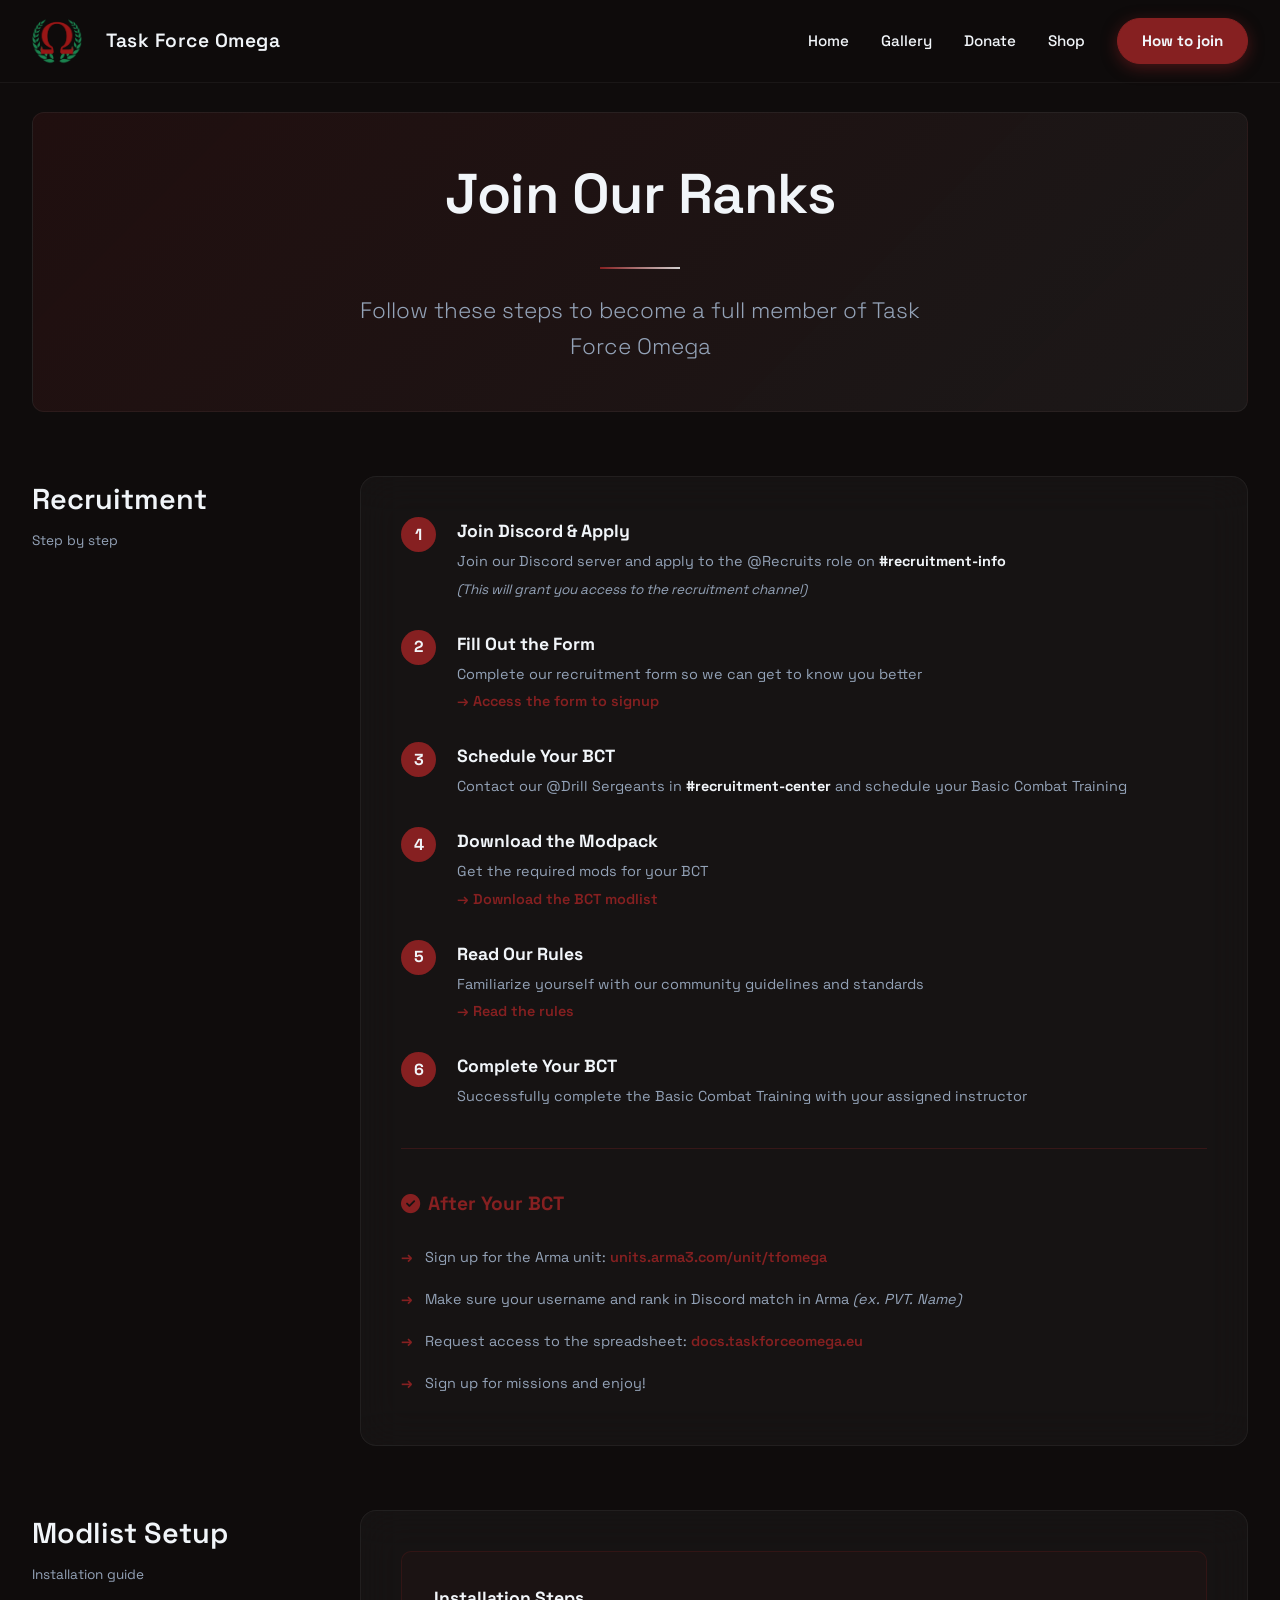
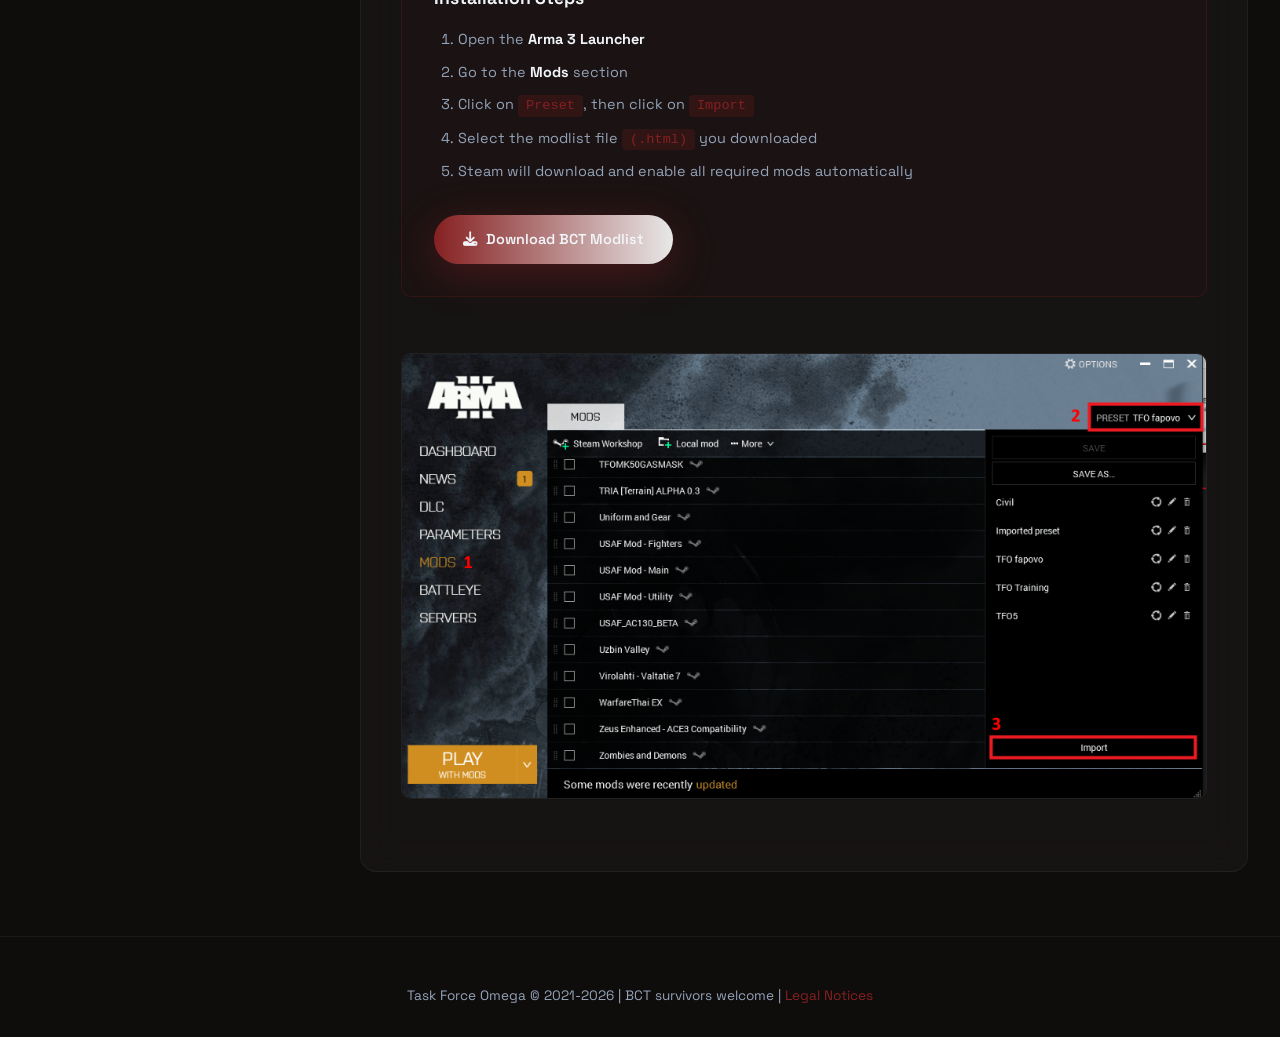
<file: join-us.html>
<!DOCTYPE html>
<html lang="en">
<head>
    <meta charset="UTF-8">
    <meta name="viewport" content="width=device-width, initial-scale=1.0">
    <meta name="theme-color" content="#862021">
    <title>How to Join - Task Force Omega</title>

    <!-- Favicon -->
    <link rel="shortcut icon" type="image/png" href="assets/tfo-emoji.png">

    <!-- Stylesheets -->
    <link rel="stylesheet" href="styles.css">

    <!-- Google Fonts -->
    <link rel="preconnect" href="https://fonts.googleapis.com">
    <link rel="preconnect" href="https://fonts.gstatic.com" crossorigin>
    <link href="https://fonts.googleapis.com/css2?family=Space+Grotesk:wght@300;400;500;600;700&display=swap" rel="stylesheet">

    <!-- Font Awesome Icons -->
    <link rel="stylesheet" href="https://cdnjs.cloudflare.com/ajax/libs/font-awesome/6.5.1/css/all.min.css">

    <!-- SEO & Social Sharing -->
    <meta name="robots" content="index, follow">
    <meta name="description" content="Ready to enlist? Follow our recruitment process: join Discord, fill the form, complete Basic Combat Training and become part of Task Force Omega.">
    <link rel="canonical" href="https://taskforceomega.eu/join-us.html">

    <!-- Open Graph -->
    <meta property="og:site_name" content="Task Force Omega">
    <meta property="og:type" content="website">
    <meta property="og:url" content="https://taskforceomega.eu/join-us.html">
    <meta property="og:title" content="Join Task Force Omega — Arma 3 Semi-Milsim">
    <meta property="og:description" content="Ready to enlist? Join our Discord, complete BCT, and become part of TFO. Recruitment is open.">
    <meta property="og:image" content="https://taskforceomega.eu/assets/img/og/og-join-us.jpg">
    <meta property="og:image:width" content="1200">
    <meta property="og:image:height" content="630">
    <meta property="og:image:type" content="image/jpeg">
    <meta property="og:locale" content="en_GB">

    <!-- Twitter / X Card -->
    <meta name="twitter:card" content="summary_large_image">
    <meta name="twitter:title" content="Join Task Force Omega — Arma 3 Semi-Milsim">
    <meta name="twitter:description" content="Ready to enlist? Join our Discord, complete BCT, and become part of TFO. Recruitment is open.">
    <meta name="twitter:image" content="https://taskforceomega.eu/assets/img/og/og-join-us.jpg">
</head>

<body>

<!-- Dust particles -->
<div class="dust-container" id="dustContainer"></div>


<!-- ================================================
     NAVIGATION
================================================ -->
<nav>
    <div class="nav-container">
        <div class="nav-left">
            <a href="index.html" class="logo-link">
                <img src="assets/tfo-emoji.png" alt="Task Force Omega Logo" class="logo-image">
                <div class="logo-text">Task Force Omega</div>
            </a>
        </div>
        <div class="nav-menu">
            <a href="index.html" class="nav-link">Home</a>
            <a href="gallery.html" class="nav-link">Gallery</a>
            <a href="donate.html" class="nav-link">Donate</a>
            <a href="shop.html" class="nav-link shop-link" data-default="Shop" data-hover="Coming soon">Shop</a>
            <a href="join-us.html" class="nav-link highlight">How to join</a>
        </div>
    </div>
</nav>


<!-- ================================================
     MAIN WRAPPER
================================================ -->
<div class="wrapper">

    <!-- Hero -->
    <section class="hero-section-1">
        <h1>Join Our Ranks</h1>
        <div class="accent-line"></div>
        <p>Follow these steps to become a full member of Task Force Omega</p>
    </section>


    <!-- ================================================
         CONTENT WRAPPER
    ================================================ -->
    <div class="content-wrapper">

        <!-- Recruitment process -->
        <section class="main-section">
            <div class="section-label">
                <h2>Recruitment</h2>
                <p class="subtitle">Step by step</p>
            </div>
            <div class="section-content">
                <ol class="steps-list">
                    <li>
                        <strong>Join Discord & Apply</strong>
                        <p>Join our Discord server and apply to the @Recruits role on <strong>#recruitment-info</strong></p>
                        <p><em>(This will grant you access to the recruitment channel)</em></p>
                    </li>
                    <li>
                        <strong>Fill Out the Form</strong>
                        <p>Complete our recruitment form so we can get to know you better</p>
                        <p><a href="signup.html" class="step-link">→ Access the form to signup</a></p>
                    </li>
                    <li>
                        <strong>Schedule Your BCT</strong>
                        <p>Contact our @Drill Sergeants in <strong>#recruitment-center</strong> and schedule your Basic Combat Training</p>
                    </li>
                    <li>
                        <strong>Download the Modpack</strong>
                        <p>Get the required mods for your BCT</p>
                        <p><a href="https://bctmodlist.taskforceomega.eu/" target="_blank">→ Download the BCT modlist</a></p>
                    </li>
                    <li>
                        <strong>Read Our Rules</strong>
                        <p>Familiarize yourself with our community guidelines and standards</p>
                        <p><a href="https://rules.taskforceomega.eu/" target="_blank">→ Read the rules</a></p>
                    </li>
                    <li>
                        <strong>Complete Your BCT</strong>
                        <p>Successfully complete the Basic Combat Training with your assigned instructor</p>
                    </li>
                </ol>

                <!-- Post-BCT checklist -->
                <div class="after-bct">
                    <h3><i class="fas fa-check-circle"></i> After Your BCT</h3>
                    <ul>
                        <li>Sign up for the Arma unit: <a href="https://units.arma3.com/unit/tfomega" target="_blank">units.arma3.com/unit/tfomega</a></li>
                        <li>Make sure your username and rank in Discord match in Arma <em>(ex. PVT. Name)</em></li>
                        <li>Request access to the spreadsheet: <a href="https://docs.taskforceomega.eu/" target="_blank">docs.taskforceomega.eu</a></li>
                        <li>Sign up for missions and enjoy!</li>
                    </ul>
                </div>
            </div>
        </section>


        <!-- Modlist installation guide -->
        <section class="main-section">
            <div class="section-label">
                <h2>Modlist Setup</h2>
                <p class="subtitle">Installation guide</p>
            </div>
            <div class="section-content">
                <div class="modlist-box">
                    <h4>Installation Steps</h4>
                    <ol>
                        <li>Open the <strong>Arma 3 Launcher</strong></li>
                        <li>Go to the <strong>Mods</strong> section</li>
                        <li>Click on <code>Preset</code>, then click on <code>Import</code></li>
                        <li>Select the modlist file <code>(.html)</code> you downloaded</li>
                        <li>Steam will download and enable all required mods automatically</li>
                    </ol>
                    <a href="https://drive.google.com/uc?export=download&id=1YyYKzdGh-gZ0PoebDcfKd0DIkZqadMxf" class="btn-download">
                        <i class="fas fa-download"></i>
                        Download BCT Modlist
                    </a>
                </div>

                <img src="assets/help.png" alt="Modlist Import Guide" class="help-image">
            </div>
        </section>

    </div>
    <!-- End Content Wrapper -->


    <!-- Footer -->
    <footer>
        <p>Task Force Omega &copy; 2021-2026 | BCT survivors welcome | <a href="legal.html">Legal Notices</a></p>
    </footer>

</div>
<!-- End Main Wrapper -->


<!-- ================================================
     JAVASCRIPT
================================================ -->
<script>
    // Dust particles
    const dustContainer = document.getElementById('dustContainer');
    for (let i = 0; i < 50; i++) {
        const dust = document.createElement('div');
        dust.className = 'dust';
        dust.style.left = Math.random() * 100 + '%';
        dust.style.animationDuration = (Math.random() * 10 + 10) + 's';
        dust.style.animationDelay = Math.random() * 5 + 's';
        dustContainer.appendChild(dust);
    }

    // Shop easter egg
    function setupShopEasterEgg() {
        const shopLink = document.querySelector('.shop-link');
        if (!shopLink) return;

        const defaultText = shopLink.dataset.default || 'Shop';
        const hoverText   = shopLink.dataset.hover   || 'Coming soon';
        let clicks = 0;

        shopLink.addEventListener('mouseenter', () => {
            if (clicks === 0) shopLink.textContent = hoverText;
        });
        shopLink.addEventListener('mouseleave', () => {
            if (clicks === 0) shopLink.textContent = defaultText;
        });
        shopLink.addEventListener('click', (e) => {
            clicks++;
            if (clicks === 1) {
                e.preventDefault();
                shopLink.textContent = 'Coming soon';
                shopLink.classList.add('shop-primed');
            } else if (clicks === 2) {
                e.preventDefault();
                shopLink.textContent = 'COMING SOON';
            }
        });
    }

    window.addEventListener('DOMContentLoaded', setupShopEasterEgg);
</script>

</body>
</html>
</file>
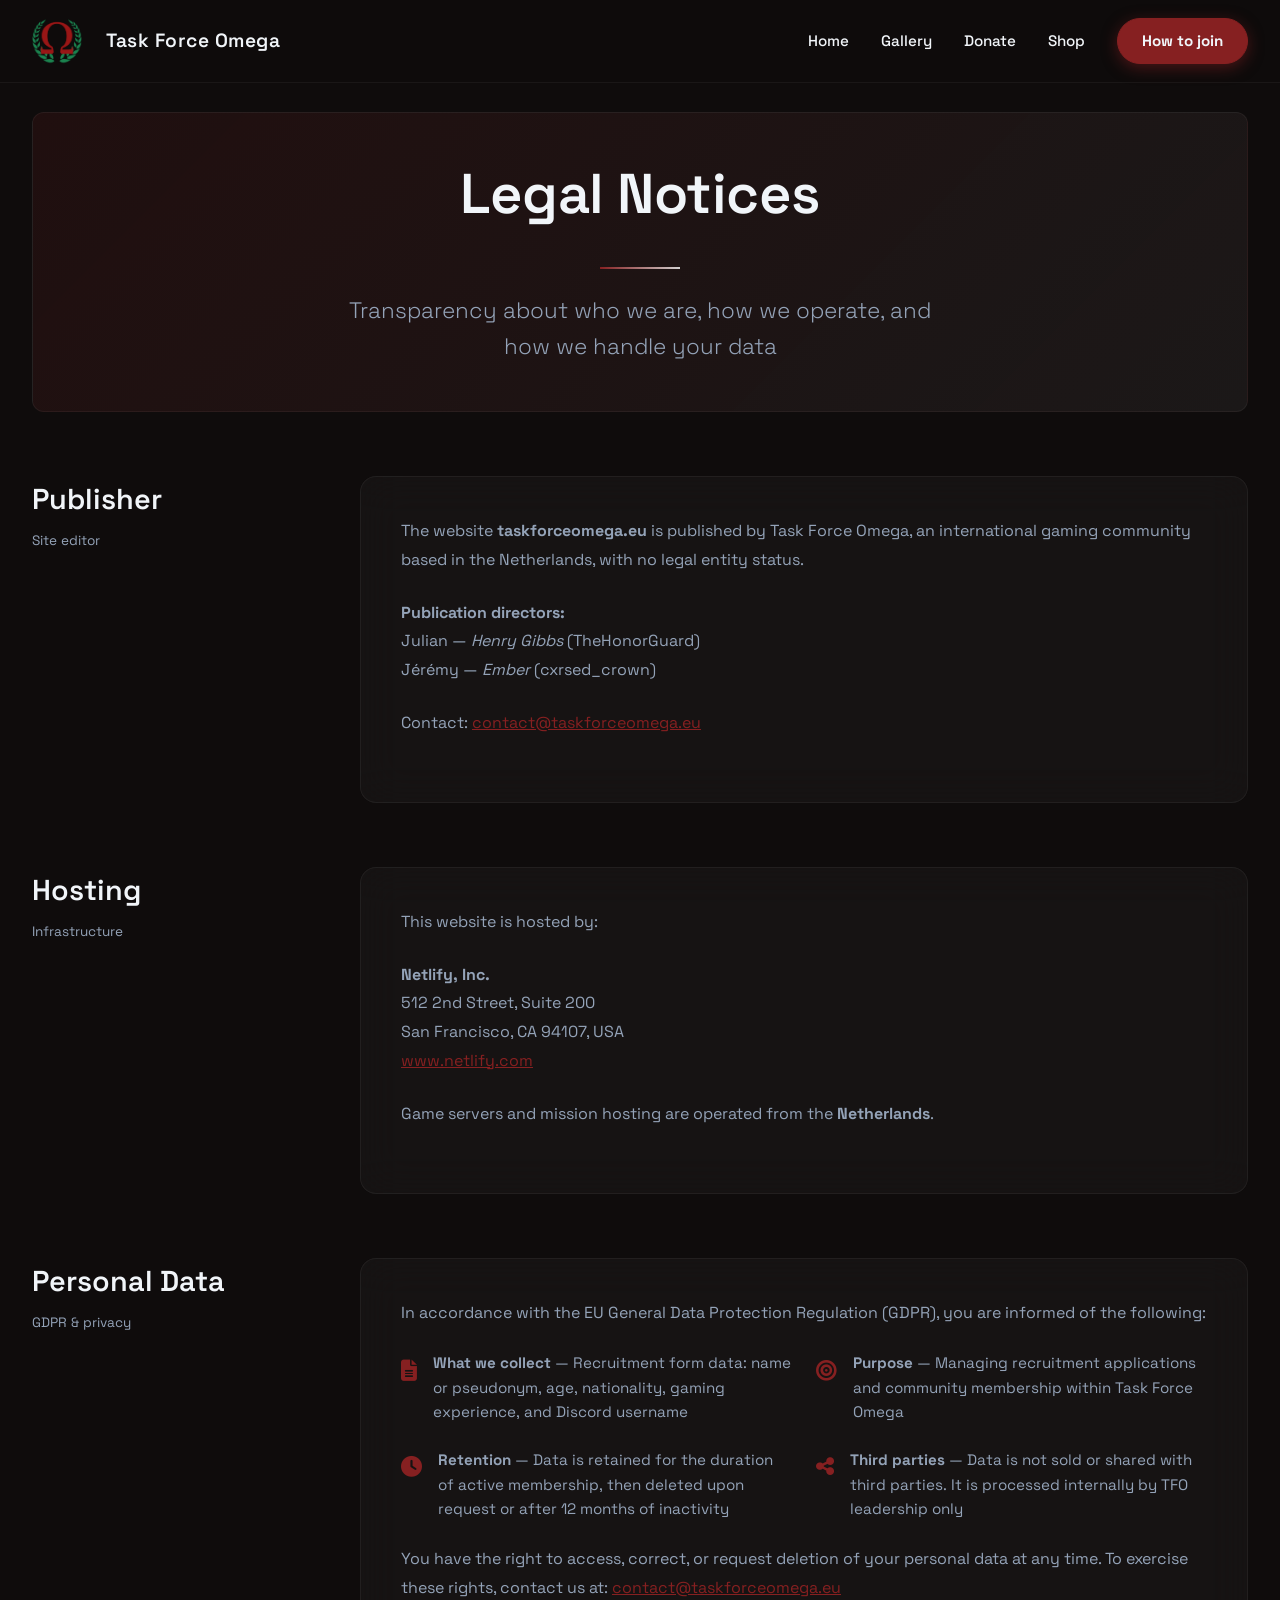
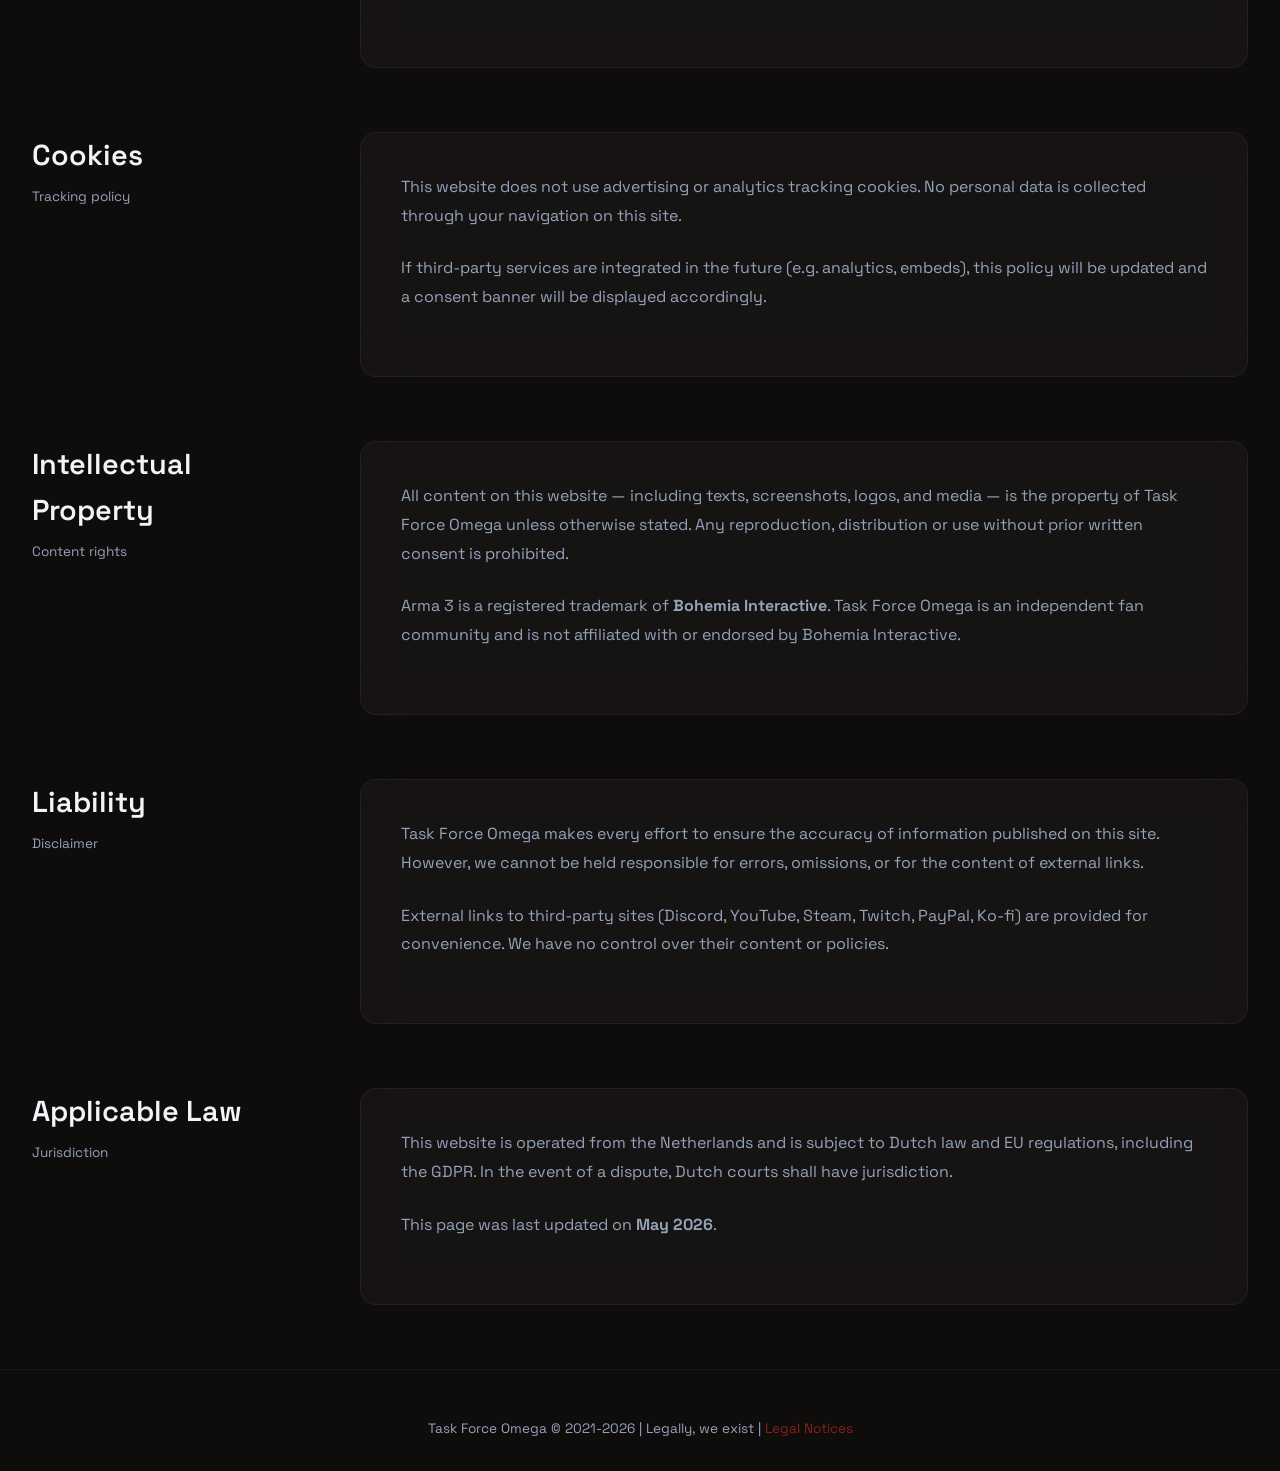
<file: legal.html>
<!DOCTYPE html>
<html lang="en">
<head>
    <meta charset="UTF-8">
    <meta name="viewport" content="width=device-width, initial-scale=1.0">
    <meta name="theme-color" content="#862021">
    <title>Legal Notices - Task Force Omega</title>

    <!-- Favicon -->
    <link rel="shortcut icon" type="image/png" href="assets/tfo-emoji.png">

    <!-- Stylesheets -->
    <link rel="stylesheet" href="styles.css">

    <!-- Google Fonts -->
    <link rel="preconnect" href="https://fonts.googleapis.com">
    <link rel="preconnect" href="https://fonts.gstatic.com" crossorigin>
    <link href="https://fonts.googleapis.com/css2?family=Space+Grotesk:wght@300;400;500;600;700&display=swap" rel="stylesheet">

    <!-- Font Awesome Icons -->
    <link rel="stylesheet" href="https://cdnjs.cloudflare.com/ajax/libs/font-awesome/6.5.1/css/all.min.css">

    <!-- SEO -->
    <meta name="robots" content="index, follow">
    <meta name="description" content="Legal notices for taskforceomega.eu — publisher information, hosting details, GDPR data policy and intellectual property.">
    <link rel="canonical" href="https://taskforceomega.eu/legal.html">

    <!-- Open Graph -->
    <meta property="og:site_name" content="Task Force Omega">
    <meta property="og:type" content="website">
    <meta property="og:url" content="https://taskforceomega.eu/legal.html">
    <meta property="og:title" content="Legal Notices — Task Force Omega">
    <meta property="og:description" content="Legal notices for taskforceomega.eu — publisher information, hosting details and GDPR policy.">
    <meta property="og:image" content="https://taskforceomega.eu/assets/img/og/og-default.jpg">
    <meta property="og:image:width" content="1200">
    <meta property="og:image:height" content="630">
    <meta property="og:locale" content="en_GB">

    <style>
        .section-content a { color: var(--red); }
        .section-content a:hover { opacity: 0.8; }
    </style>
</head>

<body>

<!-- ================================================
     NAVIGATION
================================================ -->
<nav>
    <div class="nav-container">
        <div class="nav-left">
            <a href="index.html" class="logo-link">
                <img src="assets/tfo-emoji.png" alt="Task Force Omega Logo" class="logo-image">
                <div class="logo-text">Task Force Omega</div>
            </a>
        </div>
        <div class="nav-menu">
            <a href="index.html" class="nav-link">Home</a>
            <a href="gallery.html" class="nav-link">Gallery</a>
            <a href="donate.html" class="nav-link">Donate</a>
            <a href="shop.html" class="nav-link">Shop</a>
            <a href="join-us.html" class="nav-link highlight">How to join</a>
        </div>
    </div>
</nav>


<!-- ================================================
     MAIN WRAPPER
================================================ -->
<div class="wrapper">

    <!-- Hero -->
    <section class="hero-section-1">
        <h1>Legal Notices</h1>
        <div class="accent-line"></div>
        <p>Transparency about who we are, how we operate, and how we handle your data</p>
    </section>


    <!-- ================================================
         CONTENT WRAPPER
    ================================================ -->
    <div class="content-wrapper">

        <!-- Publisher -->
        <section class="main-section">
            <div class="section-label">
                <h2>Publisher</h2>
                <p class="subtitle">Site editor</p>
            </div>
            <div class="section-content">
                <p>The website <strong>taskforceomega.eu</strong> is published by Task Force Omega, an international gaming community based in the Netherlands, with no legal entity status.</p>
                <p>
                    <strong>Publication directors:</strong><br>
                    Julian — <em>Henry Gibbs</em> (TheHonorGuard)<br>
                    Jérémy — <em>Ember</em> (cxrsed_crown)
                </p>
                <p>Contact: <a href="mailto:contact@taskforceomega.eu" style="color: var(--red);">contact@taskforceomega.eu</a></p>
            </div>
        </section>

        <!-- Hosting -->
        <section class="main-section">
            <div class="section-label">
                <h2>Hosting</h2>
                <p class="subtitle">Infrastructure</p>
            </div>
            <div class="section-content">
                <p>This website is hosted by:</p>
                <p>
                    <strong>Netlify, Inc.</strong><br>
                    512 2nd Street, Suite 200<br>
                    San Francisco, CA 94107, USA<br>
                    <a href="https://www.netlify.com" target="_blank" rel="noopener noreferrer">www.netlify.com</a>
                </p>
                <p>Game servers and mission hosting are operated from the <strong>Netherlands</strong>.</p>
            </div>
        </section>

        <!-- GDPR -->
        <section class="main-section">
            <div class="section-label">
                <h2>Personal Data</h2>
                <p class="subtitle">GDPR &amp; privacy</p>
            </div>
            <div class="section-content">
                <p>In accordance with the EU General Data Protection Regulation (GDPR), you are informed of the following:</p>

                <div class="benefits-grid" style="margin: 1.5rem 0;">
                    <div class="benefit-item">
                        <div class="benefit-icon"><i class="fas fa-file-alt" aria-hidden="true"></i></div>
                        <div class="benefit-text"><strong>What we collect</strong> — Recruitment form data: name or pseudonym, age, nationality, gaming experience, and Discord username</div>
                    </div>
                    <div class="benefit-item">
                        <div class="benefit-icon"><i class="fas fa-bullseye" aria-hidden="true"></i></div>
                        <div class="benefit-text"><strong>Purpose</strong> — Managing recruitment applications and community membership within Task Force Omega</div>
                    </div>
                    <div class="benefit-item">
                        <div class="benefit-icon"><i class="fas fa-clock" aria-hidden="true"></i></div>
                        <div class="benefit-text"><strong>Retention</strong> — Data is retained for the duration of active membership, then deleted upon request or after 12 months of inactivity</div>
                    </div>
                    <div class="benefit-item">
                        <div class="benefit-icon"><i class="fas fa-share-alt" aria-hidden="true"></i></div>
                        <div class="benefit-text"><strong>Third parties</strong> — Data is not sold or shared with third parties. It is processed internally by TFO leadership only</div>
                    </div>
                </div>

                <p>You have the right to access, correct, or request deletion of your personal data at any time. To exercise these rights, contact us at: <a href="mailto:contact@taskforceomega.eu">contact@taskforceomega.eu</a></p>
            </div>
        </section>

        <!-- Cookies -->
        <section class="main-section">
            <div class="section-label">
                <h2>Cookies</h2>
                <p class="subtitle">Tracking policy</p>
            </div>
            <div class="section-content">
                <p>This website does not use advertising or analytics tracking cookies. No personal data is collected through your navigation on this site.</p>
                <p>If third-party services are integrated in the future (e.g. analytics, embeds), this policy will be updated and a consent banner will be displayed accordingly.</p>
            </div>
        </section>

        <!-- Intellectual Property -->
        <section class="main-section">
            <div class="section-label">
                <h2>Intellectual Property</h2>
                <p class="subtitle">Content rights</p>
            </div>
            <div class="section-content">
                <p>All content on this website — including texts, screenshots, logos, and media — is the property of Task Force Omega unless otherwise stated. Any reproduction, distribution or use without prior written consent is prohibited.</p>
                <p>Arma 3 is a registered trademark of <strong>Bohemia Interactive</strong>. Task Force Omega is an independent fan community and is not affiliated with or endorsed by Bohemia Interactive.</p>
            </div>
        </section>

        <!-- Liability -->
        <section class="main-section">
            <div class="section-label">
                <h2>Liability</h2>
                <p class="subtitle">Disclaimer</p>
            </div>
            <div class="section-content">
                <p>Task Force Omega makes every effort to ensure the accuracy of information published on this site. However, we cannot be held responsible for errors, omissions, or for the content of external links.</p>
                <p>External links to third-party sites (Discord, YouTube, Steam, Twitch, PayPal, Ko-fi) are provided for convenience. We have no control over their content or policies.</p>
            </div>
        </section>

        <!-- Applicable Law -->
        <section class="main-section">
            <div class="section-label">
                <h2>Applicable Law</h2>
                <p class="subtitle">Jurisdiction</p>
            </div>
            <div class="section-content">
                <p>This website is operated from the Netherlands and is subject to Dutch law and EU regulations, including the GDPR. In the event of a dispute, Dutch courts shall have jurisdiction.</p>
                <p>This page was last updated on <strong>May 2026</strong>.</p>
            </div>
        </section>

    </div>
    <!-- End Content Wrapper -->


    <!-- Footer -->
    <footer>
        <p>Task Force Omega &copy; 2021-2026 | Legally, we exist | <a href="legal.html">Legal Notices</a></p>
    </footer>

</div>
<!-- End Main Wrapper -->

</body>
</html>
</file>
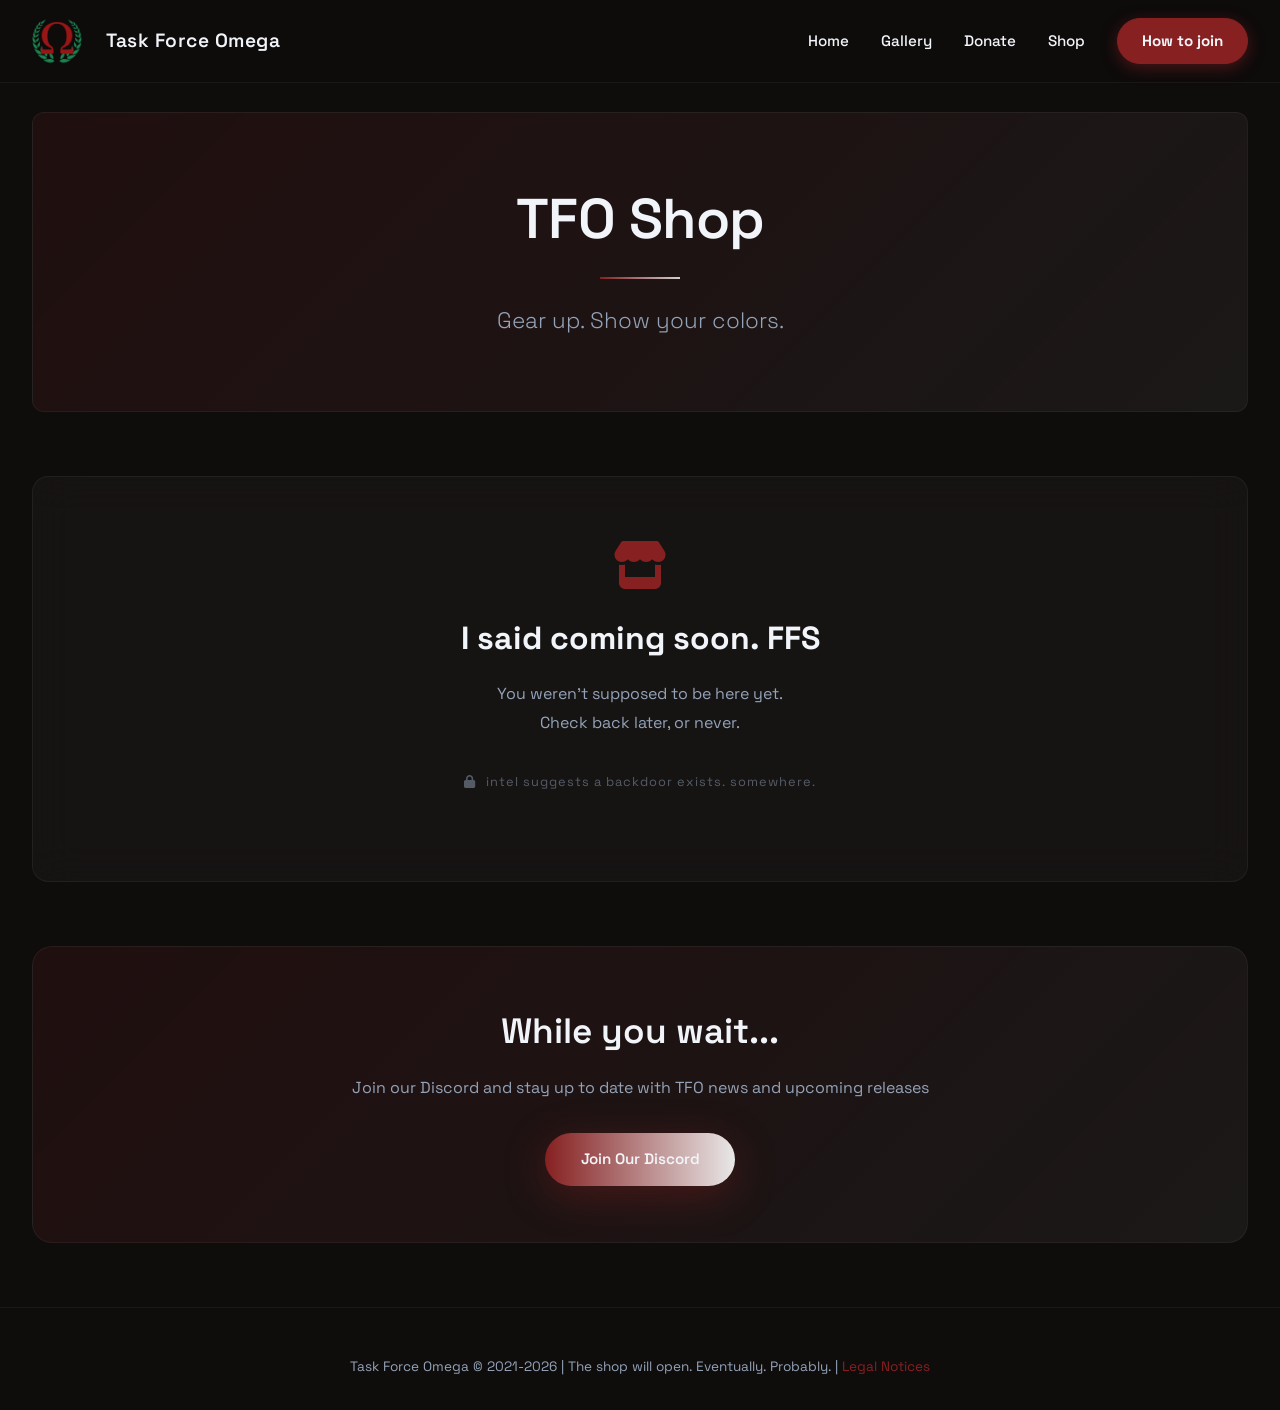
<file: shop.html>
<!DOCTYPE html>
<html lang="en">
<head>
    <meta charset="UTF-8">
    <meta name="viewport" content="width=device-width, initial-scale=1.0">
    <meta name="theme-color" content="#862021">
    <title>Shop - Task Force Omega</title>

    <!-- Favicon -->
    <link rel="shortcut icon" type="image/png" href="assets/tfo-emoji.png">

    <!-- Stylesheets -->
    <link rel="stylesheet" href="styles.css">

    <!-- Google Fonts -->
    <link rel="preconnect" href="https://fonts.googleapis.com">
    <link rel="preconnect" href="https://fonts.gstatic.com" crossorigin>
    <link href="https://fonts.googleapis.com/css2?family=Space+Grotesk:wght@300;400;500;600;700&display=swap" rel="stylesheet">

    <!-- Font Awesome Icons -->
    <link rel="stylesheet" href="https://cdnjs.cloudflare.com/ajax/libs/font-awesome/6.5.1/css/all.min.css">

    <!-- SEO & Social Sharing -->
    <!-- Page intentionally excluded from search engines -->
    <meta name="robots" content="noindex, nofollow">
    <meta name="description" content="The TFO Shop is coming soon. Gear up and show your colors.">
    <link rel="canonical" href="https://taskforceomega.eu/shop.html">

    <!-- Open Graph -->
    <meta property="og:site_name" content="Task Force Omega">
    <meta property="og:type" content="website">
    <meta property="og:url" content="https://taskforceomega.eu/shop.html">
    <meta property="og:title" content="TFO Shop — Coming Soon">
    <meta property="og:description" content="The Task Force Omega shop is coming soon. Stay tuned.">
    <meta property="og:image" content="https://taskforceomega.eu/assets/img/og/og-shop.jpg">
    <meta property="og:image:width" content="1200">
    <meta property="og:image:height" content="630">
    <meta property="og:image:type" content="image/jpeg">
    <meta property="og:locale" content="en_GB">

    <!-- Twitter / X Card -->
    <meta name="twitter:card" content="summary_large_image">
    <meta name="twitter:title" content="TFO Shop — Coming Soon">
    <meta name="twitter:description" content="The Task Force Omega shop is coming soon. Stay tuned.">
    <meta name="twitter:image" content="https://taskforceomega.eu/assets/img/og/og-shop.jpg">
</head>

<body>

<!-- Dust particles -->
<div class="dust-container" id="dustContainer"></div>


<!-- ================================================
     NAVIGATION
================================================ -->
<nav>
    <div class="nav-container">
        <div class="nav-left">
            <a href="index.html" class="logo-link">
                <img src="assets/tfo-emoji.png" alt="Task Force Omega Logo" class="logo-image">
                <div class="logo-text">Task Force Omega</div>
            </a>
        </div>
        <div class="nav-menu">
            <a href="index.html" class="nav-link">Home</a>
            <a href="gallery.html" class="nav-link">Gallery</a>
            <a href="donate.html" class="nav-link">Donate</a>
            <a href="shop.html" class="nav-link shop-link" data-default="Shop" data-hover="Coming soon">Shop</a>
            <a href="join-us.html" class="nav-link highlight">How to join</a>
        </div>
    </div>
</nav>


<!-- ================================================
     MAIN WRAPPER
================================================ -->
<div class="wrapper">

    <!-- Hero -->
    <section class="hero-section-1">
        <div class="hero-content">
            <h1>TFO Shop</h1>
            <div class="accent-line"></div>
            <p>Gear up. Show your colors.</p>
        </div>
    </section>


    <!-- ================================================
         CONTENT WRAPPER
    ================================================ -->
    <div class="content-wrapper">

        <!-- Coming Soon Block
             Easter eggs to shop2:
             #2 — click the store icon
             #5 — triple-click the title
        -->
        <div class="section-content" style="width: 100%; text-align: center; padding: 4rem 2rem; margin-bottom: 4rem;">

            <!-- #2 — icon is a secret link -->
            <a href="shop2.html" id="icon-link" style="text-decoration: none;" aria-label="Access classified shop preview">
                <i class="fas fa-store" aria-hidden="true" style="font-size: 3rem; color: var(--red); margin-bottom: 1.5rem; display: block; cursor: default; transition: transform 0.1s;" onmouseover="this.style.transform='scale(1.05)'" onmouseout="this.style.transform='scale(1)'"></i>
            </a>

            <!-- #5 — triple-click triggers redirect -->
            <h2 id="shop-title" style="font-size: 2rem; margin-bottom: 1rem; cursor: default; user-select: none;">I said coming soon. FFS</h2>

            <p style="color: var(--text-dim); font-size: 1rem;">You weren't supposed to be here yet.<br>Check back later, or never.</p>

            <!-- Hint — visible but vague enough -->
            <p style="color: var(--text-dim); font-size: 0.8rem; margin-top: 2rem; opacity: 0.5; letter-spacing: 1px;">
                <i class="fas fa-lock" style="margin-right: 0.4rem;"></i>
                intel suggests a backdoor exists. somewhere.
            </p>

        </div>


        <!-- CTA -->
        <div class="cta-container">
            <h2>While you wait...</h2>
            <p>Join our Discord and stay up to date with TFO news and upcoming releases</p>
            <a href="https://discord.gg/FuwCrJF" class="btn-discord">Join Our Discord</a>
        </div>

    </div>
    <!-- End Content Wrapper -->


    <!-- Footer -->
    <footer>
        <p>Task Force Omega &copy; 2021-2026 | The shop will open. Eventually. Probably. | <a href="legal.html">Legal Notices</a></p>
    </footer>

</div>
<!-- End Main Wrapper -->


<!-- ================================================
     JAVASCRIPT
================================================ -->
<script>
    // Dust particles
    const dustContainer = document.getElementById('dustContainer');
    for (let i = 0; i < 50; i++) {
        const dust = document.createElement('div');
        dust.className = 'dust';
        dust.style.left = Math.random() * 100 + '%';
        dust.style.animationDuration = (Math.random() * 10 + 10) + 's';
        dust.style.animationDelay = Math.random() * 5 + 's';
        dustContainer.appendChild(dust);
    }

    // Shop easter egg
    function setupShopEasterEgg() {
        const shopLink = document.querySelector('.shop-link');
        if (!shopLink) return;

        const defaultText = shopLink.dataset.default || 'Shop';
        const hoverText   = shopLink.dataset.hover   || 'Coming soon';
        let clicks = 0;

        shopLink.addEventListener('mouseenter', () => {
            if (clicks === 0) shopLink.textContent = hoverText;
        });
        shopLink.addEventListener('mouseleave', () => {
            if (clicks === 0) shopLink.textContent = defaultText;
        });
        shopLink.addEventListener('click', (e) => {
            clicks++;
            if (clicks === 1) {
                e.preventDefault();
                shopLink.textContent = 'Coming soon';
                shopLink.classList.add('shop-primed');
            } else if (clicks === 2) {
                e.preventDefault();
                shopLink.textContent = 'COMING SOON';
            }
        });
    }

    // Easter egg #5 — triple-click the title within 500ms
    function setupTripleClick() {
        const title = document.getElementById('shop-title');
        if (!title) return;
        let clickCount = 0;
        let timer;
        title.addEventListener('click', () => {
            clickCount++;
            clearTimeout(timer);
            timer = setTimeout(() => { clickCount = 0; }, 500);
            if (clickCount >= 3) window.location.href = 'shop2.html';
        });
    }

    window.addEventListener('DOMContentLoaded', () => {
        setupShopEasterEgg();
        setupTripleClick();
    });
</script>

</body>
</html>
</file>
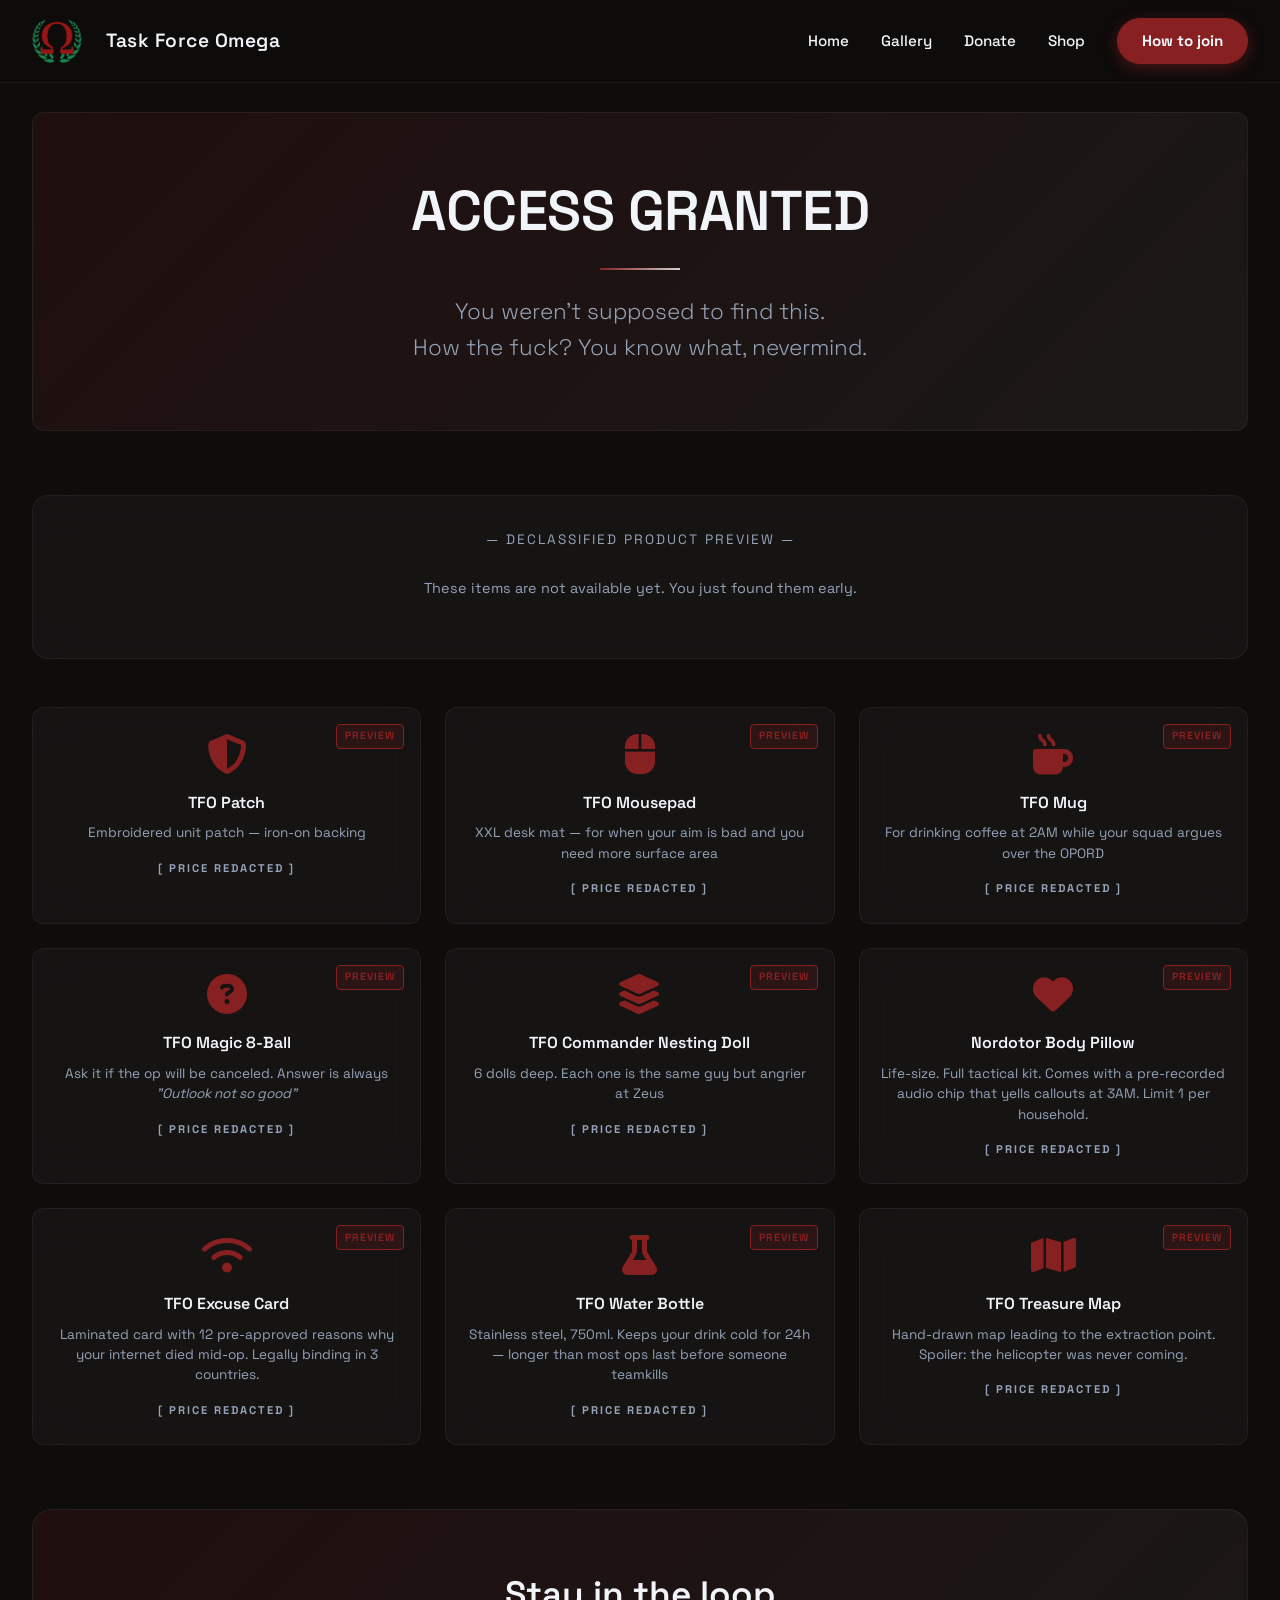
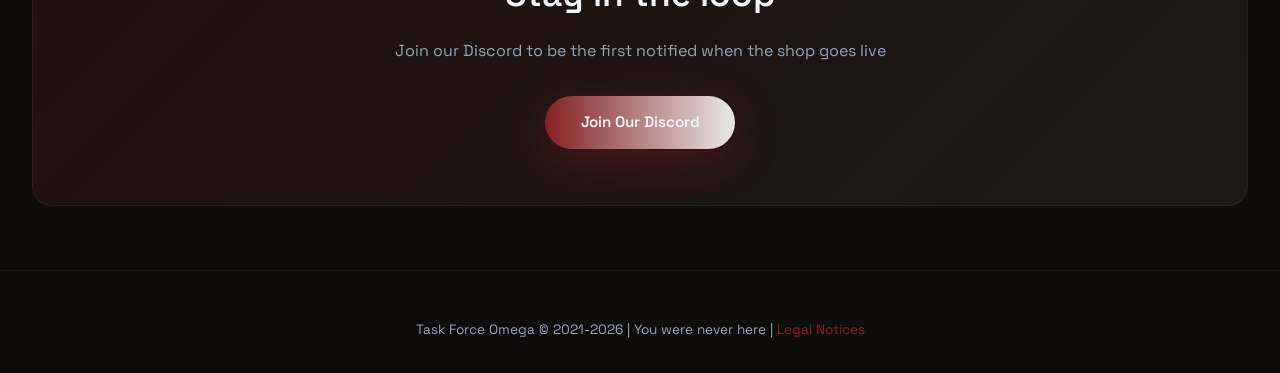
<file: shop2.html>
<!DOCTYPE html>
<html lang="en">
<head>
    <meta charset="UTF-8">
    <meta name="viewport" content="width=device-width, initial-scale=1.0">
    <meta name="theme-color" content="#862021">
    <title>TFO Shop — Classified</title>

    <!-- Favicon -->
    <link rel="shortcut icon" type="image/png" href="assets/tfo-emoji.png">

    <!-- Stylesheets -->
    <link rel="stylesheet" href="styles.css">

    <!-- Google Fonts -->
    <link rel="preconnect" href="https://fonts.googleapis.com">
    <link rel="preconnect" href="https://fonts.gstatic.com" crossorigin>
    <link href="https://fonts.googleapis.com/css2?family=Space+Grotesk:wght@300;400;500;600;700&display=swap" rel="stylesheet">

    <!-- Font Awesome Icons -->
    <link rel="stylesheet" href="https://cdnjs.cloudflare.com/ajax/libs/font-awesome/6.5.1/css/all.min.css">

    <!-- SEO & Social Sharing -->
    <!-- Page intentionally excluded from search engines -->
    <meta name="robots" content="noindex, nofollow">
    <meta name="description" content="You weren't supposed to be here. Classified TFO merchandise preview.">
    <link rel="canonical" href="https://taskforceomega.eu/shop2.html">

    <!-- Open Graph -->
    <meta property="og:site_name" content="Task Force Omega">
    <meta property="og:type" content="website">
    <meta property="og:url" content="https://taskforceomega.eu/shop2.html">
    <meta property="og:title" content="TFO Shop — Classified">
    <meta property="og:description" content="You weren't supposed to find this.">
    <meta property="og:image" content="https://taskforceomega.eu/assets/img/og/og-default.jpg">
    <meta property="og:image:width" content="1200">
    <meta property="og:image:height" content="630">
    <meta property="og:image:type" content="image/jpeg">
    <meta property="og:locale" content="en_GB">

    <!-- Twitter / X Card -->
    <meta name="twitter:card" content="summary_large_image">
    <meta name="twitter:title" content="TFO Shop — Classified">
    <meta name="twitter:description" content="You weren't supposed to find this.">
    <meta name="twitter:image" content="https://taskforceomega.eu/assets/img/og/og-default.jpg">
</head>

<body>

<!-- Dust particles -->
<div class="dust-container" id="dustContainer"></div>


<!-- ================================================
     NAVIGATION
================================================ -->
<nav>
    <div class="nav-container">
        <div class="nav-left">
            <a href="index.html" class="logo-link">
                <img src="assets/tfo-emoji.png" alt="Task Force Omega Logo" class="logo-image">
                <div class="logo-text">Task Force Omega</div>
            </a>
        </div>
        <div class="nav-menu">
            <a href="index.html" class="nav-link">Home</a>
            <a href="gallery.html" class="nav-link">Gallery</a>
            <a href="donate.html" class="nav-link">Donate</a>
            <a href="shop.html" class="nav-link shop-link" data-default="Shop" data-hover="Coming soon">Shop</a>
            <a href="join-us.html" class="nav-link highlight">How to join</a>
        </div>
    </div>
</nav>


<!-- ================================================
     MAIN WRAPPER
================================================ -->
<div class="wrapper">

    <!-- Hero -->
    <section class="hero-section-1">
        <div class="hero-content">
            <h1>ACCESS GRANTED</h1>
            <div class="accent-line"></div>
            <p>You weren't supposed to find this.<br>How the fuck? You know what, nevermind.</p>
        </div>
    </section>


    <!-- ================================================
         CONTENT WRAPPER
    ================================================ -->
    <div class="content-wrapper">

        <!-- Declassified notice -->
        <div class="section-content" style="width: 100%; text-align: center; padding: 2rem; margin-bottom: 3rem;">
            <p style="color: var(--text-dim); font-size: 0.85rem; text-transform: uppercase; letter-spacing: 2px;">— Declassified Product Preview —</p>
            <p style="color: var(--text-dim); font-size: 0.9rem; margin-top: 0.8rem;">These items are not available yet. You just found them early.</p>
        </div>


        <!-- ================================================
             PRODUCT CARDS
             To add a product: copy any card block below,
             update the icon, title, description and done.
        ================================================ -->
        <div style="display: grid; grid-template-columns: repeat(3, 1fr); gap: 1.5rem; margin-bottom: 4rem;">

            <!-- TFO Patch -->
            <div class="info-card" style="text-align: center; position: relative;">
                <div style="position: absolute; top: 1rem; right: 1rem; background: rgba(134,32,33,0.2); border: 1px solid var(--red); color: var(--red); font-size: 0.65rem; font-weight: 700; padding: 0.2rem 0.5rem; border-radius: 4px; letter-spacing: 1px;">PREVIEW</div>
                <i class="fas fa-shield-alt" style="font-size: 2.5rem; color: var(--red); margin-bottom: 1rem; display: block;"></i>
                <h3>TFO Patch</h3>
                <p style="color: var(--text-dim); margin: 0.5rem 0 1rem;">Embroidered unit patch — iron-on backing</p>
                <p style="font-size: 0.7rem; font-weight: 700; letter-spacing: 2px; color: var(--text-dim); margin-top: 0.8rem;">[ PRICE REDACTED ]</p>
            </div>

            <!-- TFO Mousepad -->
            <div class="info-card" style="text-align: center; position: relative;">
                <div style="position: absolute; top: 1rem; right: 1rem; background: rgba(134,32,33,0.2); border: 1px solid var(--red); color: var(--red); font-size: 0.65rem; font-weight: 700; padding: 0.2rem 0.5rem; border-radius: 4px; letter-spacing: 1px;">PREVIEW</div>
                <i class="fas fa-mouse" style="font-size: 2.5rem; color: var(--red); margin-bottom: 1rem; display: block;"></i>
                <h3>TFO Mousepad</h3>
                <p style="color: var(--text-dim); margin: 0.5rem 0 1rem;">XXL desk mat — for when your aim is bad and you need more surface area</p>
                <p style="font-size: 0.7rem; font-weight: 700; letter-spacing: 2px; color: var(--text-dim); margin-top: 0.8rem;">[ PRICE REDACTED ]</p>
            </div>

            <!-- TFO Mug -->
            <div class="info-card" style="text-align: center; position: relative;">
                <div style="position: absolute; top: 1rem; right: 1rem; background: rgba(134,32,33,0.2); border: 1px solid var(--red); color: var(--red); font-size: 0.65rem; font-weight: 700; padding: 0.2rem 0.5rem; border-radius: 4px; letter-spacing: 1px;">PREVIEW</div>
                <i class="fas fa-mug-hot" style="font-size: 2.5rem; color: var(--red); margin-bottom: 1rem; display: block;"></i>
                <h3>TFO Mug</h3>
                <p style="color: var(--text-dim); margin: 0.5rem 0 1rem;">For drinking coffee at 2AM while your squad argues over the OPORD</p>
                <p style="font-size: 0.7rem; font-weight: 700; letter-spacing: 2px; color: var(--text-dim); margin-top: 0.8rem;">[ PRICE REDACTED ]</p>
            </div>

            <!-- TFO Magic 8-Ball -->
            <div class="info-card" style="text-align: center; position: relative;">
                <div style="position: absolute; top: 1rem; right: 1rem; background: rgba(134,32,33,0.2); border: 1px solid var(--red); color: var(--red); font-size: 0.65rem; font-weight: 700; padding: 0.2rem 0.5rem; border-radius: 4px; letter-spacing: 1px;">PREVIEW</div>
                <i class="fas fa-circle-question" style="font-size: 2.5rem; color: var(--red); margin-bottom: 1rem; display: block;"></i>
                <h3>TFO Magic 8-Ball</h3>
                <p style="color: var(--text-dim); margin: 0.5rem 0 1rem;">Ask it if the op will be canceled. Answer is always <em>"Outlook not so good"</em></p>
                <p style="font-size: 0.7rem; font-weight: 700; letter-spacing: 2px; color: var(--text-dim); margin-top: 0.8rem;">[ PRICE REDACTED ]</p>
            </div>

            <!-- TFO Commander Nesting Doll -->
            <div class="info-card" style="text-align: center; position: relative;">
                <div style="position: absolute; top: 1rem; right: 1rem; background: rgba(134,32,33,0.2); border: 1px solid var(--red); color: var(--red); font-size: 0.65rem; font-weight: 700; padding: 0.2rem 0.5rem; border-radius: 4px; letter-spacing: 1px;">PREVIEW</div>
                <i class="fas fa-layer-group" style="font-size: 2.5rem; color: var(--red); margin-bottom: 1rem; display: block;"></i>
                <h3>TFO Commander Nesting Doll</h3>
                <p style="color: var(--text-dim); margin: 0.5rem 0 1rem;">6 dolls deep. Each one is the same guy but angrier at Zeus</p>
                <p style="font-size: 0.7rem; font-weight: 700; letter-spacing: 2px; color: var(--text-dim); margin-top: 0.8rem;">[ PRICE REDACTED ]</p>
            </div>

            <!-- Nordotor Body Pillow -->
            <div class="info-card" style="text-align: center; position: relative;">
                <div style="position: absolute; top: 1rem; right: 1rem; background: rgba(134,32,33,0.2); border: 1px solid var(--red); color: var(--red); font-size: 0.65rem; font-weight: 700; padding: 0.2rem 0.5rem; border-radius: 4px; letter-spacing: 1px;">PREVIEW</div>
                <i class="fas fa-heart" style="font-size: 2.5rem; color: var(--red); margin-bottom: 1rem; display: block;"></i>
                <h3>Nordotor Body Pillow</h3>
                <p style="color: var(--text-dim); margin: 0.5rem 0 1rem;">Life-size. Full tactical kit. Comes with a pre-recorded audio chip that yells callouts at 3AM. Limit 1 per household.</p>
                <p style="font-size: 0.7rem; font-weight: 700; letter-spacing: 2px; color: var(--text-dim); margin-top: 0.8rem;">[ PRICE REDACTED ]</p>
            </div>

            <!-- TFO Excuse Card -->
            <div class="info-card" style="text-align: center; position: relative;">
                <div style="position: absolute; top: 1rem; right: 1rem; background: rgba(134,32,33,0.2); border: 1px solid var(--red); color: var(--red); font-size: 0.65rem; font-weight: 700; padding: 0.2rem 0.5rem; border-radius: 4px; letter-spacing: 1px;">PREVIEW</div>
                <i class="fas fa-wifi" style="font-size: 2.5rem; color: var(--red); margin-bottom: 1rem; display: block;"></i>
                <h3>TFO Excuse Card</h3>
                <p style="color: var(--text-dim); margin: 0.5rem 0 1rem;">Laminated card with 12 pre-approved reasons why your internet died mid-op. Legally binding in 3 countries.</p>
                <p style="font-size: 0.7rem; font-weight: 700; letter-spacing: 2px; color: var(--text-dim); margin-top: 0.8rem;">[ PRICE REDACTED ]</p>
            </div>

            <!-- TFO Water Bottle -->
            <div class="info-card" style="text-align: center; position: relative;">
                <div style="position: absolute; top: 1rem; right: 1rem; background: rgba(134,32,33,0.2); border: 1px solid var(--red); color: var(--red); font-size: 0.65rem; font-weight: 700; padding: 0.2rem 0.5rem; border-radius: 4px; letter-spacing: 1px;">PREVIEW</div>
                <i class="fas fa-flask" style="font-size: 2.5rem; color: var(--red); margin-bottom: 1rem; display: block;"></i>
                <h3>TFO Water Bottle</h3>
                <p style="color: var(--text-dim); margin: 0.5rem 0 1rem;">Stainless steel, 750ml. Keeps your drink cold for 24h — longer than most ops last before someone teamkills</p>
                <p style="font-size: 0.7rem; font-weight: 700; letter-spacing: 2px; color: var(--text-dim); margin-top: 0.8rem;">[ PRICE REDACTED ]</p>
            </div>

            <!-- TFO Treasure Map -->
            <div class="info-card" style="text-align: center; position: relative;">
                <div style="position: absolute; top: 1rem; right: 1rem; background: rgba(134,32,33,0.2); border: 1px solid var(--red); color: var(--red); font-size: 0.65rem; font-weight: 700; padding: 0.2rem 0.5rem; border-radius: 4px; letter-spacing: 1px;">PREVIEW</div>
                <i class="fas fa-map" style="font-size: 2.5rem; color: var(--red); margin-bottom: 1rem; display: block;"></i>
                <h3>TFO Treasure Map</h3>
                <p style="color: var(--text-dim); margin: 0.5rem 0 1rem;">Hand-drawn map leading to the extraction point. Spoiler: the helicopter was never coming.</p>
                <p style="font-size: 0.7rem; font-weight: 700; letter-spacing: 2px; color: var(--text-dim); margin-top: 0.8rem;">[ PRICE REDACTED ]</p>
            </div>

        </div>


        <!-- CTA -->
        <div class="cta-container">
            <h2>Stay in the loop</h2>
            <p>Join our Discord to be the first notified when the shop goes live</p>
            <a href="https://discord.gg/FuwCrJF" class="btn-discord">Join Our Discord</a>
        </div>

    </div>
    <!-- End Content Wrapper -->


    <!-- Footer -->
    <footer>
        <p>Task Force Omega &copy; 2021-2026 | You were never here | <a href="legal.html">Legal Notices</a></p>
    </footer>

</div>
<!-- End Main Wrapper -->


<!-- ================================================
     JAVASCRIPT
================================================ -->
<script>
    // Dust particles
    const dustContainer = document.getElementById('dustContainer');
    for (let i = 0; i < 50; i++) {
        const dust = document.createElement('div');
        dust.className = 'dust';
        dust.style.left = Math.random() * 100 + '%';
        dust.style.animationDuration = (Math.random() * 10 + 10) + 's';
        dust.style.animationDelay = Math.random() * 5 + 's';
        dustContainer.appendChild(dust);
    }

    // Shop easter egg
    function setupShopEasterEgg() {
        const shopLink = document.querySelector('.shop-link');
        if (!shopLink) return;

        const defaultText = shopLink.dataset.default || 'Shop';
        const hoverText   = shopLink.dataset.hover   || 'Coming soon';
        let clicks = 0;

        shopLink.addEventListener('mouseenter', () => {
            if (clicks === 0) shopLink.textContent = hoverText;
        });
        shopLink.addEventListener('mouseleave', () => {
            if (clicks === 0) shopLink.textContent = defaultText;
        });
        shopLink.addEventListener('click', (e) => {
            clicks++;
            if (clicks === 1) {
                e.preventDefault();
                shopLink.textContent = 'Coming soon';
                shopLink.classList.add('shop-primed');
            } else if (clicks === 2) {
                e.preventDefault();
                shopLink.textContent = 'COMING SOON';
            }
        });
    }

    window.addEventListener('DOMContentLoaded', setupShopEasterEgg);
</script>

</body>
</html>
</file>
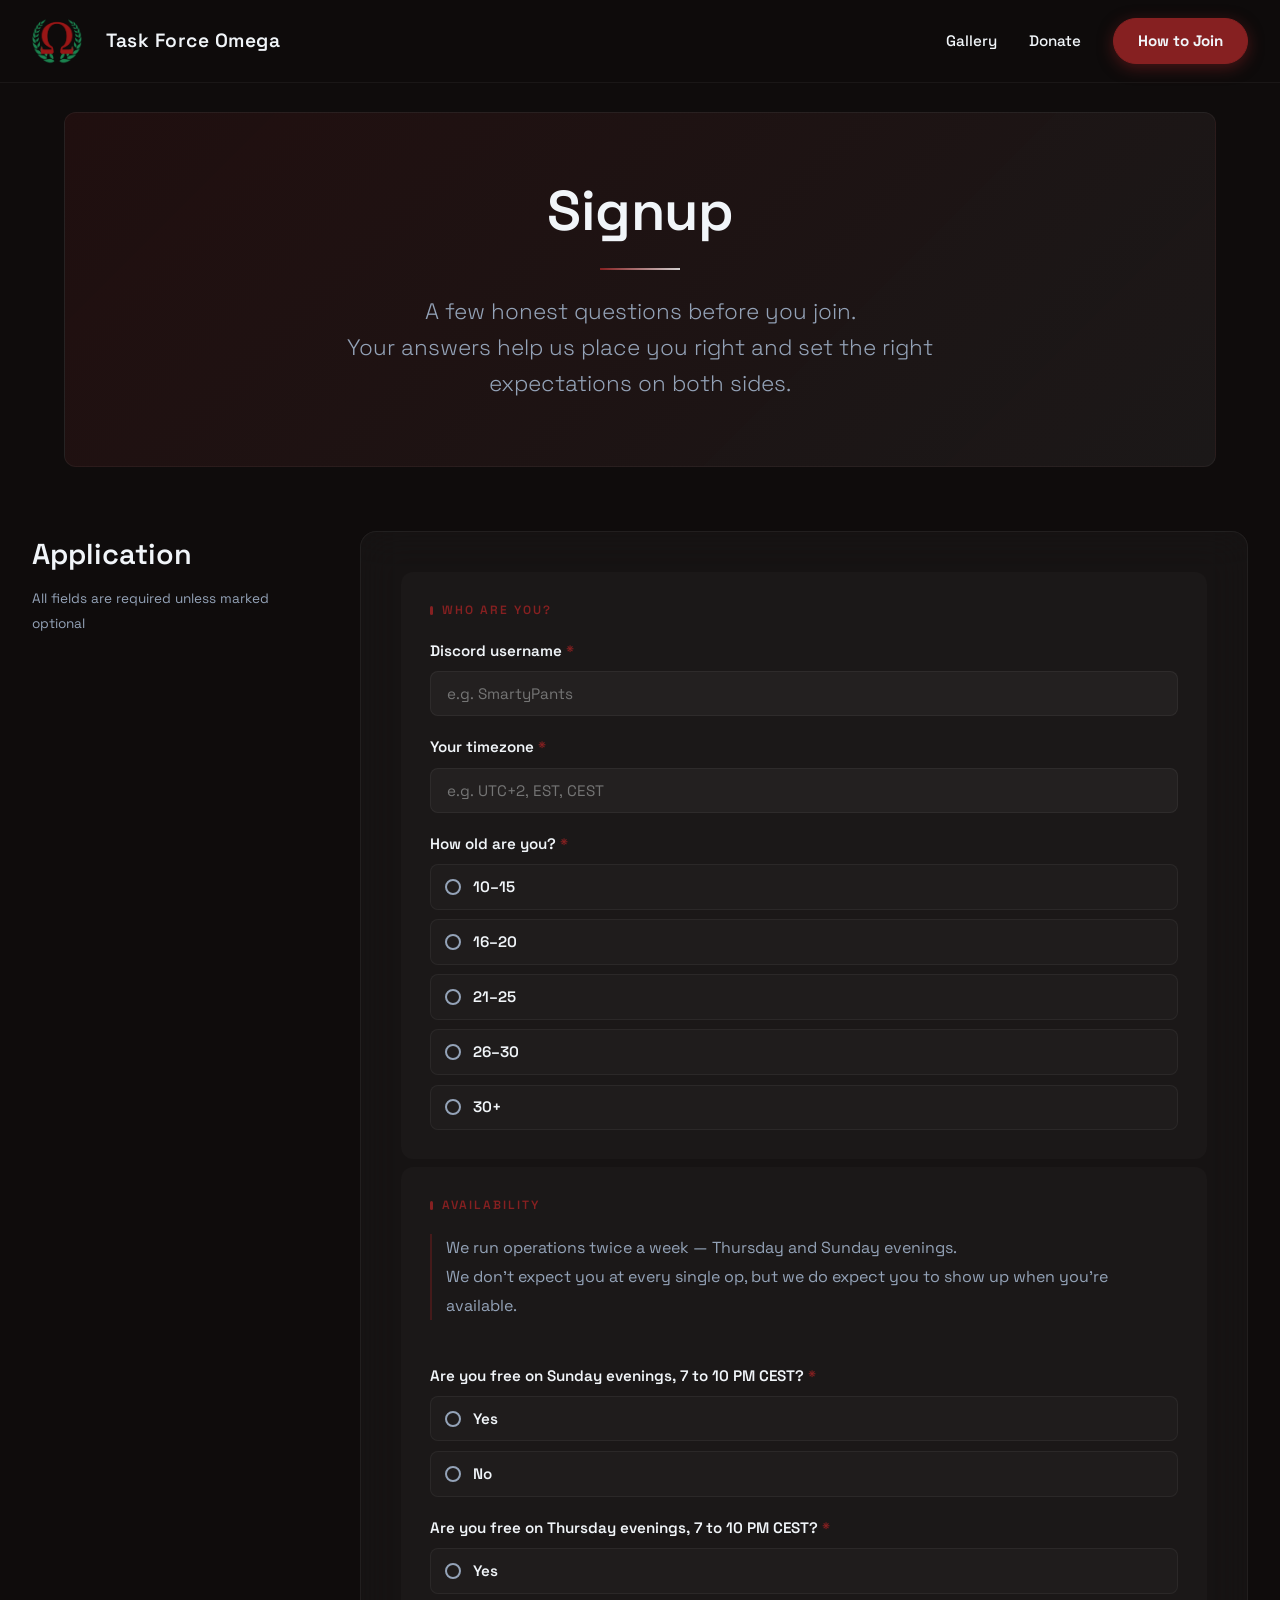
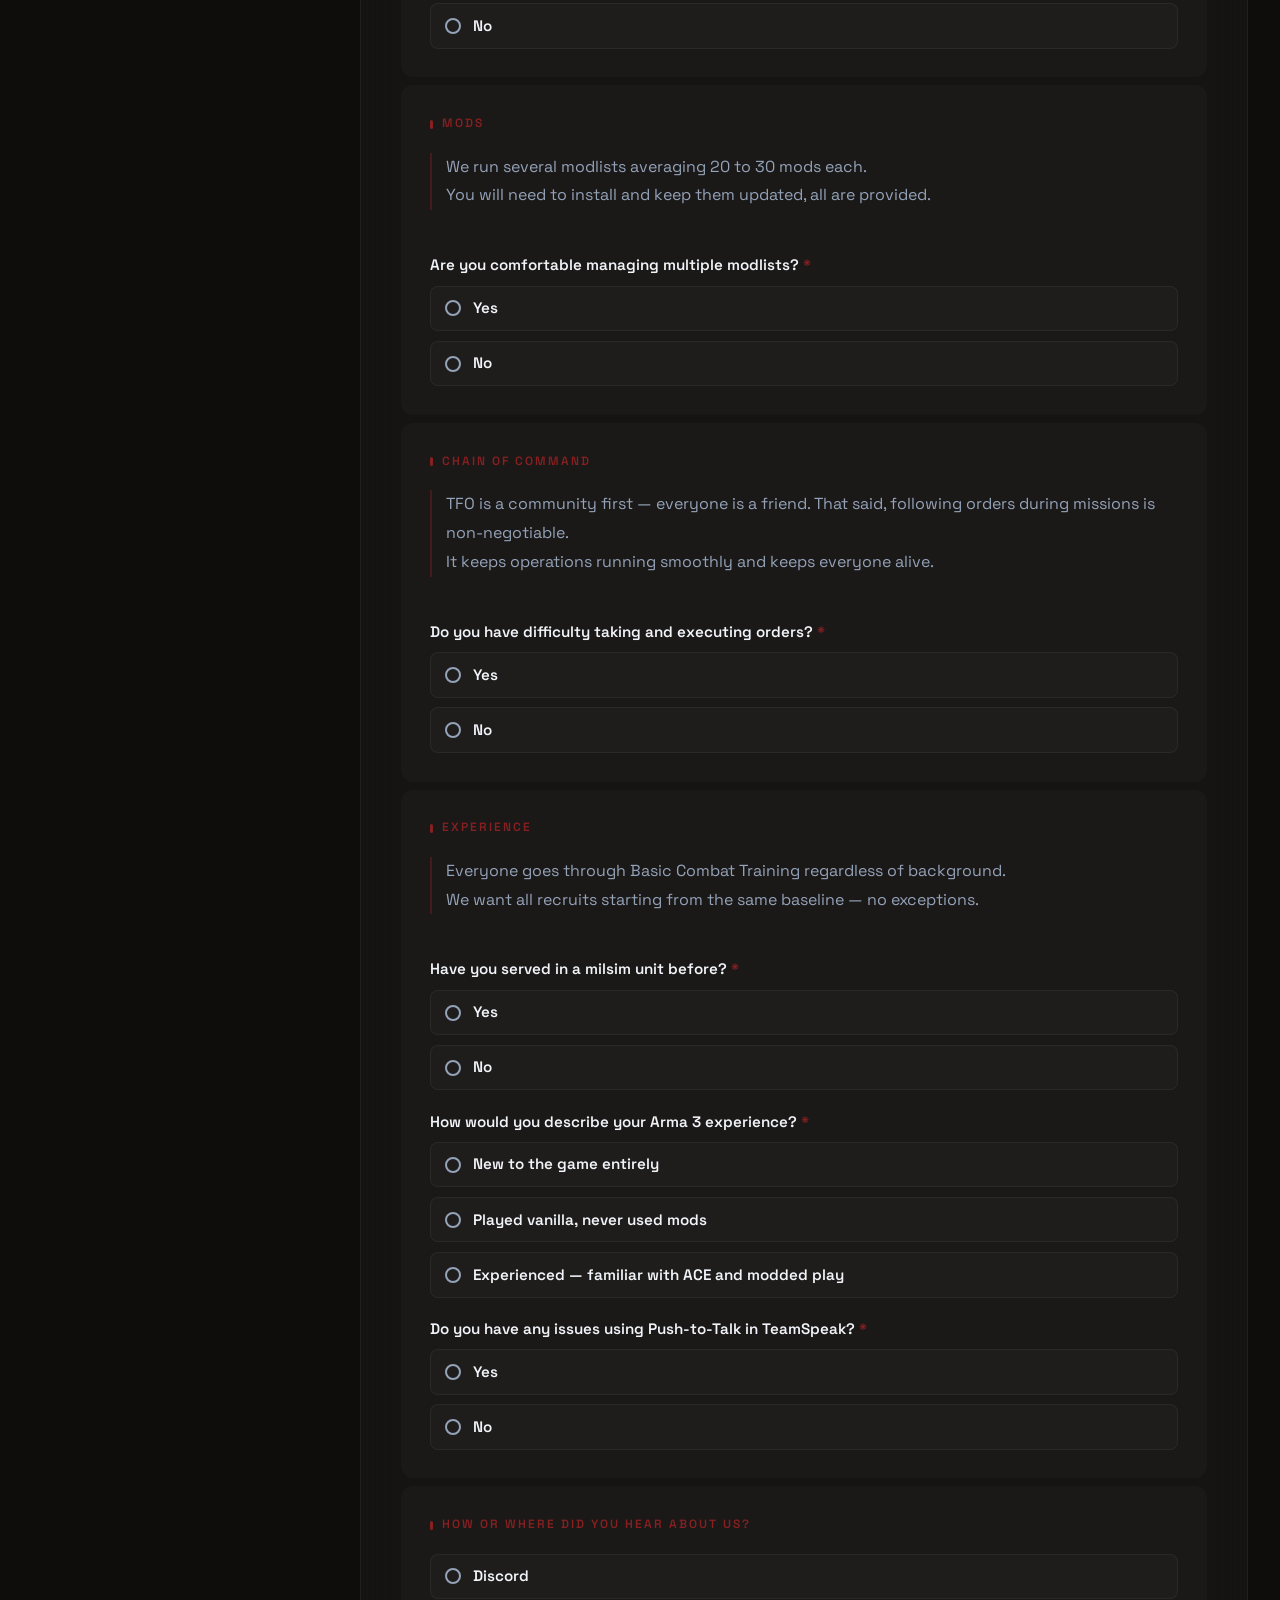
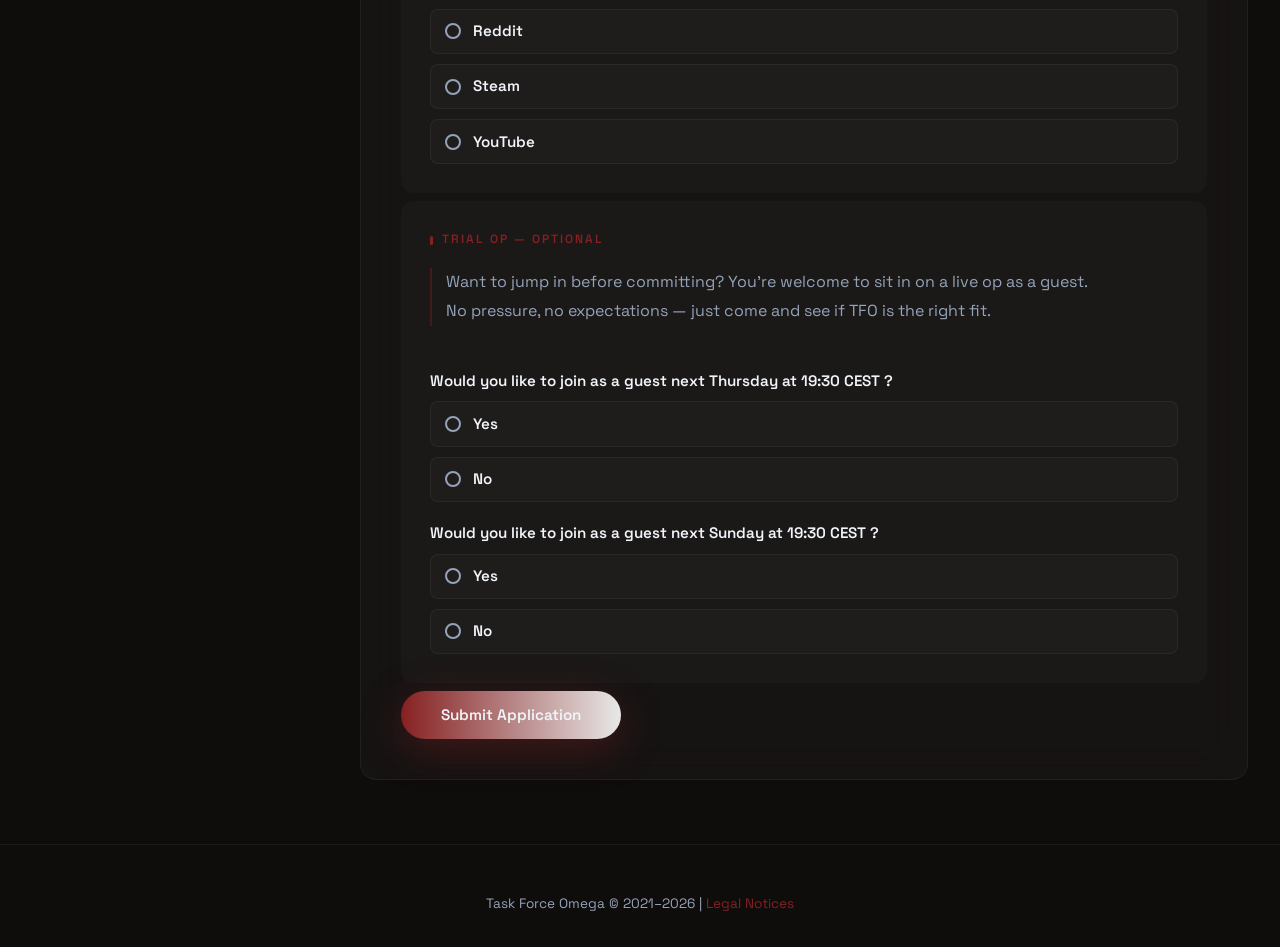
<file: signup.html>
<!DOCTYPE html>
<html lang="en">
<head>
    <meta charset="UTF-8">
    <meta name="viewport" content="width=device-width, initial-scale=1.0">
    <meta name="theme-color" content="#862021">
    <title>Signup — Task Force Omega</title>

    <link rel="shortcut icon" type="image/png" href="assets/tfo-emoji.png">
    <link rel="stylesheet" href="styles.css">
    <link rel="preconnect" href="https://fonts.googleapis.com">
    <link rel="preconnect" href="https://fonts.gstatic.com" crossorigin>
    <link href="https://fonts.googleapis.com/css2?family=Space+Grotesk:wght@300;400;500;600;700&display=swap" rel="stylesheet">
    <link rel="stylesheet" href="https://cdnjs.cloudflare.com/ajax/libs/font-awesome/6.5.1/css/all.min.css">

    <meta name="robots" content="index, follow">
    <meta name="description" content="Apply to join Task Force Omega, an international Arma 3 semi-milsim unit. Fill out the recruitment form and start your journey with TFO.">
    <link rel="canonical" href="https://taskforceomega.eu/signup.html">

    <meta property="og:site_name" content="Task Force Omega">
    <meta property="og:type" content="website">
    <meta property="og:url" content="https://taskforceomega.eu/signup.html">
    <meta property="og:title" content="Join Task Force Omega — Recruitment Form">
    <meta property="og:description" content="Apply to join TFO. Fill out our recruitment form and take your first step into the unit.">
    <meta property="og:image" content="https://taskforceomega.eu/assets/img/og/og-signup.jpg">
    <meta property="og:image:width" content="1200">
    <meta property="og:image:height" content="630">
    <meta property="og:image:type" content="image/jpeg">
    <meta property="og:locale" content="en_GB">

    <meta name="twitter:card" content="summary_large_image">
    <meta name="twitter:title" content="Join Task Force Omega — Recruitment Form">
    <meta name="twitter:description" content="Apply to join TFO. Fill out our recruitment form and take your first step into the unit.">
    <meta name="twitter:image" content="https://taskforceomega.eu/assets/img/og/og-signup.jpg">

    <script type="application/ld+json">
        {
            "@context": "https://schema.org",
            "@type": "Organization",
            "name": "Task Force Omega",
            "alternateName": "TFO",
            "url": "https://taskforceomega.eu",
            "logo": "https://taskforceomega.eu/assets/tfo-emoji.png",
            "description": "Task Force Omega is an international Arma 3 semi-milsim unit based in Europe, with members from all over the world.",
            "sameAs": [
                "https://youtube.com/@taskforceomega",
                "https://discord.gg/FuwCrJF",
                "https://twitch.tv/taskforceomega",
                "https://steamcommunity.com/groups/taskforceomega"
            ]
        }
    </script>
</head>
<body>

<div class="dust-container" id="dustContainer"></div>

<nav>
    <div class="nav-container">
        <div class="nav-left">
            <a href="index.html" class="logo-link">
                <img src="assets/tfo-emoji.png" alt="Task Force Omega Logo" class="logo-image">
                <div class="logo-text">Task Force Omega</div>
            </a>
        </div>
        <div class="nav-menu">
            <a href="gallery.html" class="nav-link">Gallery</a>
            <a href="donate.html" class="nav-link">Donate</a>
            <a href="join-us.html" class="nav-link highlight">How to Join</a>
        </div>
    </div>
</nav>

<div class="wrapper">
    <div class="content-wrapper">

        <div class="hero-section-1">
            <div class="hero-content">
                <h1>Signup</h1>
                <div class="accent-line"></div>
                <p>A few honest questions before you join.<br> Your answers help us place you right and set the right expectations on both sides.</p>
            </div>
        </div>

        <div class="content-section">
            <div class="section-label">
                <h2>Application</h2>
                <span class="subtitle">All fields are required unless marked optional</span>
            </div>
            <div class="section-content">

                <div id="formFeedback" class="form-feedback"></div>

                <form class="signup-form" id="signupForm">

                    <!-- Identity -->
                    <div class="form-section-block">
                        <span class="form-section-title">Who are you?</span>

                        <div class="form-group">
                            <label for="discordName">Discord username <span class="required-star">*</span></label>
                            <input type="text" id="discordName" name="discordName" placeholder="e.g. SmartyPants" required />
                        </div>

                        <div class="form-group">
                            <label for="timezone">Your timezone <span class="required-star">*</span></label>
                            <input type="text" id="timezone" name="timezone" placeholder="e.g. UTC+2, EST, CEST" required />
                        </div>

                        <div class="form-group">
                            <label>How old are you? <span class="required-star">*</span></label>
                            <div id="ageWarning" class="age-warning">
                                <strong>Enlistment denied.</strong><br>
                                <span>Task Force Omega does not accept recruits under 16. Come back when you're old enough to follow orders.</span>
                            </div>
                            <div class="radio-group">
                                <label class="radio-option"><input type="radio" name="age" value="10-15" required /><span class="radio-dot"></span>10–15</label>
                                <label class="radio-option"><input type="radio" name="age" value="16-20" /><span class="radio-dot"></span>16–20</label>
                                <label class="radio-option"><input type="radio" name="age" value="21-25" /><span class="radio-dot"></span>21–25</label>
                                <label class="radio-option"><input type="radio" name="age" value="26-30" /><span class="radio-dot"></span>26–30</label>
                                <label class="radio-option"><input type="radio" name="age" value="30+" /><span class="radio-dot"></span>30+</label>
                            </div>
                        </div>
                    </div>

                    <!-- Availability -->
                    <div class="form-section-block">
                        <span class="form-section-title">Availability</span>
                        <p class="form-hint">We run operations twice a week — Thursday and Sunday evenings.<br> We don't expect you at every single op, but we do expect you to show up when you're available.</p>

                        <div class="form-group">
                            <label>Are you free on Sunday evenings, 7 to 10 PM CEST? <span class="required-star">*</span></label>
                            <div class="radio-group">
                                <label class="radio-option"><input type="radio" name="availSunday" value="Yes" required /><span class="radio-dot"></span>Yes</label>
                                <label class="radio-option"><input type="radio" name="availSunday" value="No" /><span class="radio-dot"></span>No</label>
                            </div>
                        </div>

                        <div class="form-group">
                            <label>Are you free on Thursday evenings, 7 to 10 PM CEST? <span class="required-star">*</span></label>
                            <div class="radio-group">
                                <label class="radio-option"><input type="radio" name="availThursday" value="Yes" required /><span class="radio-dot"></span>Yes</label>
                                <label class="radio-option"><input type="radio" name="availThursday" value="No" /><span class="radio-dot"></span>No</label>
                            </div>
                        </div>
                    </div>

                    <!-- Mods -->
                    <div class="form-section-block">
                        <span class="form-section-title">Mods</span>
                        <p class="form-hint">We run several modlists averaging 20 to 30 mods each.<br> You will need to install and keep them updated, all are provided.</p>

                        <div class="form-group">
                            <label>Are you comfortable managing multiple modlists? <span class="required-star">*</span></label>
                            <div class="radio-group">
                                <label class="radio-option"><input type="radio" name="okMods" value="Yes" required /><span class="radio-dot"></span>Yes</label>
                                <label class="radio-option"><input type="radio" name="okMods" value="No" /><span class="radio-dot"></span>No</label>
                            </div>
                        </div>
                    </div>

                    <!-- Orders -->
                    <div class="form-section-block">
                        <span class="form-section-title">Chain of command</span>
                        <p class="form-hint">TFO is a community first — everyone is a friend. That said, following orders during missions is non-negotiable.<br> It keeps operations running smoothly and keeps everyone alive.</p>

                        <div class="form-group">
                            <label>Do you have difficulty taking and executing orders? <span class="required-star">*</span></label>
                            <div class="radio-group">
                                <label class="radio-option"><input type="radio" name="orders" value="Yes" required /><span class="radio-dot"></span>Yes</label>
                                <label class="radio-option"><input type="radio" name="orders" value="No" /><span class="radio-dot"></span>No</label>
                            </div>
                        </div>
                    </div>

                    <!-- Experience -->
                    <div class="form-section-block">
                        <span class="form-section-title">Experience</span>
                        <p class="form-hint">Everyone goes through Basic Combat Training regardless of background.<br> We want all recruits starting from the same baseline — no exceptions.</p>

                        <div class="form-group">
                            <label>Have you served in a milsim unit before? <span class="required-star">*</span></label>
                            <div class="radio-group">
                                <label class="radio-option"><input type="radio" name="milsim" value="Yes" required /><span class="radio-dot"></span>Yes</label>
                                <label class="radio-option"><input type="radio" name="milsim" value="No" /><span class="radio-dot"></span>No</label>
                            </div>
                        </div>

                        <div class="form-group">
                            <label>How would you describe your Arma 3 experience? <span class="required-star">*</span></label>
                            <div class="radio-group">
                                <label class="radio-option"><input type="radio" name="armaExp" value="None — new to the game" required /><span class="radio-dot"></span>New to the game entirely</label>
                                <label class="radio-option"><input type="radio" name="armaExp" value="Some Vanilla — never used mods" /><span class="radio-dot"></span>Played vanilla, never used mods</label>
                                <label class="radio-option"><input type="radio" name="armaExp" value="Experienced — know ACE and mods" /><span class="radio-dot"></span>Experienced — familiar with ACE and modded play</label>
                            </div>
                        </div>

                        <div class="form-group">
                            <label>Do you have any issues using Push-to-Talk in TeamSpeak? <span class="required-star">*</span></label>
                            <div class="radio-group">
                                <label class="radio-option"><input type="radio" name="ptt" value="Yes" required /><span class="radio-dot"></span>Yes</label>
                                <label class="radio-option"><input type="radio" name="ptt" value="No" /><span class="radio-dot"></span>No</label>
                            </div>
                        </div>
                    </div>

                    <!-- How did you find us -->
                    <div class="form-section-block">
                        <span class="form-section-title">How or where did you hear about us?</span>

                        <div class="form-group">
                            <div class="radio-group">
                                <label class="radio-option"><input type="radio" name="source" value="Discord" required /><span class="radio-dot"></span>Discord</label>
                                <label class="radio-option"><input type="radio" name="source" value="Reddit" /><span class="radio-dot"></span>Reddit</label>
                                <label class="radio-option"><input type="radio" name="source" value="Steam" /><span class="radio-dot"></span>Steam</label>
                                <label class="radio-option"><input type="radio" name="source" value="YouTube" /><span class="radio-dot"></span>YouTube</label>
                            </div>
                        </div>
                    </div>

                    <!-- Trial Op -->
                    <div class="form-section-block">
                        <span class="form-section-title">Trial op <span class="form-section-optional">— optional</span></span>
                        <p class="form-hint">Want to jump in before committing? You're welcome to sit in on a live op as a guest.<br> No pressure, no expectations — just come and see if TFO is the right fit.</p>

                        <div class="form-group">
                            <label>Would you like to join as a guest next Thursday at 19:30 CEST ?</label>
                            <div class="radio-group">
                                <label class="radio-option"><input type="radio" name="testThursday" value="Yes" /><span class="radio-dot"></span>Yes</label>
                                <label class="radio-option"><input type="radio" name="testThursday" value="No" /><span class="radio-dot"></span>No</label>
                            </div>
                        </div>

                        <div class="form-group">
                            <label>Would you like to join as a guest next Sunday at 19:30 CEST ?</label>
                            <div class="radio-group">
                                <label class="radio-option"><input type="radio" name="testSunday" value="Yes" /><span class="radio-dot"></span>Yes</label>
                                <label class="radio-option"><input type="radio" name="testSunday" value="No" /><span class="radio-dot"></span>No</label>
                            </div>
                        </div>
                    </div>

                    <button type="submit" class="btn-submit" id="submitBtn">
                        Submit Application
                    </button>

                </form>
            </div>
        </div>

    </div>
</div>

<footer>
    <p id="footer-tagline">Task Force Omega &copy; 2021–2026 | <a href="legal.html">Legal Notices</a></p>
</footer>

<script>
    const dc = document.getElementById('dustContainer');
    for (let i = 0; i < 15; i++) {
        const d = document.createElement('div');
        d.className = 'dust';
        d.style.cssText = `left:${Math.random()*100}%;animation-duration:${8+Math.random()*12}s;animation-delay:${Math.random()*10}s;width:${1+Math.random()*2}px;height:${1+Math.random()*2}px;`;
        dc.appendChild(d);
    }

    document.getElementById('signupForm').addEventListener('submit', async function(e) {
        e.preventDefault();
        const btn = document.getElementById('submitBtn');
        const feedback = document.getElementById('formFeedback');
        btn.disabled = true;
        btn.textContent = 'Sending...';

        const fd = new FormData(this);
        const data = Object.fromEntries(fd.entries());

        try {
            const res = await fetch('/.netlify/functions/signup', {
                method: 'POST',
                headers: { 'Content-Type': 'application/json' },
                body: JSON.stringify(data)
            });
            if (res.ok) {
                feedback.className = 'form-feedback success';
                feedback.textContent = 'Application received. Head to #recruitment-center on Discord for next steps.';
                this.reset();
            } else {
                throw new Error('Server error');
            }
        } catch {
            feedback.className = 'form-feedback error';
            feedback.textContent = 'Something went wrong. Try again or reach out to us directly on Discord.';
        }

        btn.disabled = false;
        btn.textContent = 'Submit Application';
        feedback.scrollIntoView({ behavior: 'smooth', block: 'nearest' });
    });

    document.querySelectorAll('input[name="age"]').forEach(radio => {
        radio.addEventListener('change', function() {
            const warning = document.getElementById('ageWarning');
            const submitBtn = document.getElementById('submitBtn');
            if (this.value === '10-15') {
                warning.style.display = 'block';
                submitBtn.disabled = true;
            } else {
                warning.style.display = 'none';
                submitBtn.disabled = false;
            }
        });
    });
</script>

</body>
</html>
</file>
<file: styles.css>
/*
 * ================================================
 * TASK FORCE OMEGA - STYLESHEET
 * ================================================
 * Table of Contents:
 * 1.  CSS Variables & Reset
 * 2.  Base Styles & Animations
 * 3.  Navigation
 * 4.  Hero Sections
 * 5.  Content Sections
 * 6.  Cards & Grid Layouts
 * 7.  Buttons & CTAs
 * 8.  Gallery & Lightbox
 * 9.  Social & International Section
 * 10. Join-Us Page
 * 11. Footer
 * 12. Responsive Design
 * ================================================
 */


/* ================================================
   1. CSS VARIABLES & RESET
   ================================================ */

:root {
    --bg:       #0f0c0c;
    --red:      #862021;
    --text:     #f1f5f9;
    --text-dim: #94a3b8;
    --card:     rgba(255, 255, 255, 0.03);
    --border:   rgba(255, 255, 255, 0.05);
}

* {
    margin: 0;
    padding: 0;
    box-sizing: border-box;
}

body {
    font-family: 'Space Grotesk', sans-serif;
    background: var(--bg);
    color: var(--text);
    line-height: 1.6;
    overflow-x: hidden;
}


/* ================================================
   2. BASE STYLES & ANIMATIONS
   ================================================ */

.dust-container {
    position: fixed;
    width: 100%;
    height: 100%;
    top: 0;
    left: 0;
    z-index: 0;
    overflow: hidden;
    pointer-events: none;
}

.dust {
    position: absolute;
    width: 2px;
    height: 2px;
    background: rgba(255, 255, 255, 0.3);
    border-radius: 50%;
    animation: dustFloat linear infinite;
    opacity: 0;
}

@keyframes dustFloat {
    0%   { transform: translateY(100vh) translateX(0) rotate(0deg); opacity: 0; }
    10%  { opacity: 1; }
    90%  { opacity: 1; }
    100% { transform: translateY(-100vh) translateX(50px) rotate(360deg); opacity: 0; }
}

@keyframes zoomIn {
    from { transform: scale(0.8); opacity: 0; }
    to   { transform: scale(1);   opacity: 1; }
}

/* Main wrapper */
.wrapper {
    max-width: 1440px;
    margin: 0 auto;
    position: relative;
    z-index: 1;
    padding-top: 80px; /* Offset for fixed nav */
}

.content-wrapper {
    padding: 0 2rem;
    max-width: 1440px;
    margin: 0 auto;
}


/* ================================================
   3. NAVIGATION
   ================================================ */

nav {
    position: fixed;
    top: 0;
    left: 0;
    right: 0;
    display: flex;
    justify-content: space-between;
    align-items: center;
    padding: 1rem 2rem;
    border-bottom: 1px solid var(--border);
    background: rgba(15, 12, 12, 0.95);
    backdrop-filter: blur(10px);
    z-index: 1000;
}

.nav-container {
    max-width: 1440px;
    margin: 0 auto;
    width: 100%;
    display: flex;
    justify-content: space-between;
    align-items: center;
}

.nav-left {
    display: flex;
    align-items: center;
    gap: 1.5rem;
}

.logo-link {
    display: flex;
    align-items: center;
    gap: 1.5rem;
    text-decoration: none;
    transition: all 0.3s ease;
}

.logo-link:hover {
    transform: translateY(-2px);
}

.logo-image {
    height: 50px;
    width: 50px;
    object-fit: contain;
    transition: all 0.3s ease;
}

.logo-link:hover .logo-image {
    filter: drop-shadow(0 0 10px rgba(134, 32, 33, 0.6));
}

.logo-text {
    font-size: 1.2rem;
    font-weight: 600;
    letter-spacing: 0.5px;
    color: var(--text);
}

.nav-menu {
    display: flex;
    align-items: center;
    gap: 2rem;
}

.nav-link {
    color: var(--text);
    text-decoration: none;
    font-size: 0.95rem;
    font-weight: 500;
    transition: all 0.3s ease;
    padding: 0.5rem 0;
}

.nav-link:hover {
    color: var(--text-dim);
}

/* Highlighted pill button (How to join) */
.nav-link.highlight {
    font-weight: 700;
    background: var(--red);
    padding: 0.6rem 1.5rem;
    border: 1px solid var(--red);
    border-radius: 25px;
    transition: all 0.3s ease;
    box-shadow: 0 4px 15px rgba(134, 32, 33, 0.5);
}

.nav-link.highlight:hover {
    background: rgba(134, 32, 33, 0.2);
    color: var(--red);
    border-color: var(--red);
    box-shadow: 0 2px 10px rgba(134, 32, 33, 0.3);
}

/* Shop easter egg states */
.shop-link { position: relative; }

.shop-link.shop-primed { color: var(--text-dim); }

.shop-link.shop-primed:hover { color: var(--text); }


/* ================================================
   4. HERO SECTIONS
   ================================================ */

/* Video hero (index page) */
.hero-section {
    position: relative;
    width: calc(100% - 4rem);
    height: 500px;
    overflow: hidden;
    display: flex;
    align-items: center;
    justify-content: center;
    margin: 0 2rem 4rem 2rem;
    background: #000;
    border-radius: 12px;
}

.video-background {
    position: absolute;
    top: 0;
    left: 0;
    width: 100%;
    height: 100%;
    z-index: 0;
    border-radius: 12px;
    overflow: hidden;
}

.video-background iframe {
    position: absolute;
    top: 50%;
    left: 50%;
    width: 100vw;
    height: 56.25vw;
    min-height: 100%;
    min-width: 177.77vh;
    transform: translate(-50%, -50%);
    pointer-events: none;
}

.hero-overlay {
    position: absolute;
    top: 0;
    left: 0;
    width: 100%;
    height: 100%;
    background: linear-gradient(135deg, rgba(15,12,12,0.85), rgba(15,12,12,0.7));
    z-index: 1;
    pointer-events: none;
    border-radius: 12px;
}

.hero-content {
    position: relative;
    z-index: 2;
    text-align: center;
    padding: 0 2rem;
}

.hero-content h1 {
    font-size: 3.5rem;
    font-weight: 600;
    line-height: 1.2;
    margin-bottom: 1rem;
    letter-spacing: -0.5px;
}

.hero-tagline {
    font-size: 1.4rem;
    color: var(--text-dim);
    font-weight: 300;
    margin-bottom: 2rem;
}

.accent-line {
    width: 80px;
    height: 2px;
    background: linear-gradient(90deg, var(--red), rgba(255, 255, 255, 0.8));
    margin: 1.5rem auto;
}

/* Static hero (all other pages) */
.hero-section-1 {
    position: relative;
    width: calc(100% - 4rem);
    min-height: 300px;
    display: flex;
    flex-direction: column;
    align-items: center;
    justify-content: center;
    margin: 2rem 2rem 4rem 2rem;
    background: linear-gradient(135deg, rgba(134,32,33,0.15), rgba(255,255,255,0.05));
    border: 1px solid var(--border);
    border-radius: 12px;
    text-align: center;
}

.hero-section-1 .hero-content {
    padding: 4rem 2rem;
}

.hero-section-1 h1 {
    font-size: 3.5rem;
    font-weight: 600;
    line-height: 1.2;
    margin-bottom: 1rem;
    letter-spacing: -0.5px;
}

.hero-section-1 p {
    font-size: 1.4rem;
    color: var(--text-dim);
    font-weight: 300;
    max-width: 600px;
    margin: 0 auto;
}


/* ================================================
   5. CONTENT SECTIONS
   ================================================ */

/* Two-column layout with sticky label */
.content-section,
.main-section,
.impact-section {
    display: grid;
    grid-template-columns: 280px 1fr;
    gap: 3rem;
    margin-bottom: 4rem;
    align-items: start;
}

.section-label {
    position: sticky;
    top: 100px;
}

.section-label h2 {
    font-size: 1.8rem;
    font-weight: 600;
    margin-bottom: 0.5rem;
}

.section-label .subtitle {
    font-size: 0.85rem;
    color: var(--text-dim);
}

.section-content {
    background: var(--card);
    backdrop-filter: blur(20px);
    border: 1px solid var(--border);
    border-radius: 16px;
    padding: 2.5rem;
}

.section-content p {
    font-size: 1rem;
    color: var(--text-dim);
    margin-bottom: 1.5rem;
    line-height: 1.8;
}


/* ================================================
   6. CARDS & GRID LAYOUTS
   ================================================ */

/* Info cards — 4 columns */
.info-cards {
    display: grid;
    grid-template-columns: repeat(4, 1fr);
    gap: 1.5rem;
    margin-bottom: 4rem;
}

.info-card {
    background: var(--card);
    backdrop-filter: blur(20px);
    border: 1px solid var(--border);
    border-radius: 12px;
    padding: 1.6rem 1.3rem;
    transition: all 0.3s ease;
    position: relative;
    overflow: hidden;
}

.info-card::after {
    content: '';
    position: absolute;
    top: 0;
    left: 0;
    width: 100%;
    height: 2px;
    background: linear-gradient(90deg, var(--red), rgba(255, 255, 255, 0.6));
    transform: scaleX(0);
    transition: transform 0.4s ease;
}

.info-card:hover::after { transform: scaleX(1); }

.info-card:hover {
    transform: translateY(-8px);
    border-color: rgba(134, 32, 33, 0.4);
    box-shadow: 0 20px 50px rgba(0, 0, 0, 0.7);
}

.info-card-icon {
    font-size: 1.8rem;
    color: var(--red);
    margin-bottom: 0.8rem;
}

.info-card h3 {
    font-size: 1rem;
    margin-bottom: 0.4rem;
    font-weight: 600;
}

.info-card p {
    font-size: 0.85rem;
    color: var(--text-dim);
    line-height: 1.5;
}

/* Donation cards — 3 columns */
.donation-cards {
    display: grid;
    grid-template-columns: repeat(3, 1fr);
    gap: 1.5rem;
    margin-bottom: 4rem;
}

.donation-card {
    background: var(--card);
    backdrop-filter: blur(20px);
    border: 1px solid var(--border);
    border-radius: 12px;
    padding: 2rem 1.5rem;
    transition: all 0.3s ease;
    position: relative;
    overflow: hidden;
    text-align: center;
}

.donation-card::after {
    content: '';
    position: absolute;
    top: 0;
    left: 0;
    width: 100%;
    height: 2px;
    background: linear-gradient(90deg, var(--red), rgba(255, 255, 255, 0.6));
    transform: scaleX(0);
    transition: transform 0.4s ease;
}

.donation-card:hover::after { transform: scaleX(1); }

.donation-card:hover {
    transform: translateY(-8px);
    border-color: rgba(134, 32, 33, 0.4);
    box-shadow: 0 20px 50px rgba(0, 0, 0, 0.7);
}

.donation-card-icon {
    font-size: 2.5rem;
    color: var(--red);
    margin-bottom: 1rem;
}

.donation-card h3 {
    font-size: 1.3rem;
    margin-bottom: 0.8rem;
    font-weight: 600;
}

.donation-card p {
    font-size: 0.9rem;
    color: var(--text-dim);
    line-height: 1.6;
    margin-bottom: 1.5rem;
}

/* Stats bar */
.stats-bar {
    display: flex;
    justify-content: space-around;
    background: var(--card);
    backdrop-filter: blur(20px);
    border: 1px solid var(--border);
    border-radius: 16px;
    padding: 2rem;
    margin-bottom: 4rem;
}

.stat { text-align: center; }

.stat-value {
    font-size: 2.2rem;
    font-weight: 700;
    color: var(--red);
    display: block;
}

.stat-label {
    font-size: 0.8rem;
    color: var(--text-dim);
    text-transform: uppercase;
    letter-spacing: 1px;
}

/* Benefits grid — 2 columns */
.benefits-grid {
    display: grid;
    grid-template-columns: repeat(2, 1fr);
    gap: 1.5rem;
}

.benefit-item {
    display: flex;
    align-items: flex-start;
    gap: 1rem;
}

.benefit-icon {
    font-size: 1.3rem;
    color: var(--red);
    margin-top: 0.2rem;
}

.benefit-text {
    font-size: 0.95rem;
    color: var(--text-dim);
    line-height: 1.6;
}


/* ================================================
   7. BUTTONS & CTAs
   ================================================ */

.cta-container {
    text-align: center;
    background: linear-gradient(135deg, rgba(134,32,33,0.15), rgba(255,255,255,0.05));
    border: 1px solid var(--border);
    border-radius: 20px;
    padding: 3.5rem 2rem;
    position: relative;
    overflow: hidden;
    margin-bottom: 4rem;
}

.cta-container h2 {
    font-size: 2.2rem;
    margin-bottom: 1rem;
    font-weight: 600;
}

.cta-container p {
    font-size: 1rem;
    color: var(--text-dim);
    margin-bottom: 2rem;
}

.btn-discord {
    display: inline-flex;
    align-items: center;
    gap: 0.8rem;
    background: linear-gradient(90deg, var(--red), rgba(255, 255, 255, 0.9));
    color: var(--text);
    padding: 0.9rem 2.2rem;
    border-radius: 50px;
    font-weight: 600;
    font-size: 0.95rem;
    text-decoration: none;
    transition: all 0.3s ease;
    box-shadow: 0 10px 40px rgba(134, 32, 33, 0.4);
}

.btn-discord:hover {
    transform: translateY(-4px);
    box-shadow: 0 15px 50px rgba(134, 32, 33, 0.6);
}

.btn-donate,
.btn-download {
    display: inline-flex;
    align-items: center;
    gap: 0.6rem;
    background: linear-gradient(90deg, var(--red), rgba(255, 255, 255, 0.9));
    color: var(--text);
    padding: 0.8rem 1.8rem;
    border-radius: 50px;
    font-weight: 600;
    font-size: 0.9rem;
    text-decoration: none;
    transition: all 0.3s ease;
    box-shadow: 0 10px 40px rgba(134, 32, 33, 0.4);
}

.btn-donate:hover,
.btn-download:hover {
    transform: translateY(-2px);
    box-shadow: 0 15px 50px rgba(134, 32, 33, 0.6);
}

.btn-download { margin-top: 1rem; }


/* ================================================
   8. GALLERY & LIGHTBOX
   ================================================ */

.gallery-section { margin: 60px 0; }

.gallery-grid {
    display: grid;
    grid-template-columns: repeat(3, 1fr);
    gap: 24px;
    margin-bottom: 5rem;
}

.gallery-item {
    position: relative;
    overflow: hidden;
    border-radius: 12px;
    background: var(--card);
    border: 1px solid var(--border);
    aspect-ratio: 16/9;
    transition: transform 0.3s ease;
    cursor: pointer;
}

.gallery-item:hover {
    transform: scale(1.02);
    border-color: rgba(134, 32, 33, 0.3);
}

.gallery-item img {
    width: 100%;
    height: 100%;
    object-fit: cover;
    display: block;
    transition: transform 0.4s ease;
}

.gallery-item:hover img { transform: scale(1.05); }

/* Caption visible on hover */
.gallery-item-caption {
    position: absolute;
    bottom: 0;
    left: 0;
    right: 0;
    background: linear-gradient(to top, rgba(15, 12, 12, 0.95), transparent);
    padding: 1.5rem 1rem 1rem;
    opacity: 0;
    transition: opacity 0.3s ease;
    font-size: 0.85rem;
    color: var(--text-dim);
}

.gallery-item:hover .gallery-item-caption { opacity: 1; }

/* Lightbox */
.lightbox {
    display: none;
    position: fixed;
    top: 0;
    left: 0;
    width: 100%;
    height: 100%;
    background: rgba(15, 12, 12, 0.8);
    z-index: 9999;
    justify-content: center;
    align-items: center;
    backdrop-filter: blur(5px);
}

.lightbox.active { display: flex; }

.lightbox-content {
    max-width: 90vw;
    max-height: 90vh;
    position: relative;
    animation: zoomIn 0.3s ease;
}

.lightbox-content img {
    max-width: 95%;
    max-height: 90vh;
    width: auto;
    height: auto;
    display: block;
    margin: 0 auto;
    border-radius: 8px;
    box-shadow: 0 20px 60px rgba(0, 0, 0, 0.9);
}

.lightbox-close {
    position: absolute;
    top: -40px;
    right: 0;
    color: var(--text);
    font-size: 2rem;
    cursor: pointer;
    transition: all 0.3s ease;
    z-index: 10000;
}

.lightbox-close:hover {
    color: var(--red);
    transform: rotate(90deg);
}

.lightbox-caption {
    position: absolute;
    bottom: -50px;
    left: 0;
    right: 0;
    text-align: center;
    color: var(--text);
    font-size: 0.9rem;
    padding: 0 1rem;
}

.lightbox-nav {
    position: absolute;
    top: 50%;
    transform: translateY(-50%);
    color: var(--text);
    font-size: 4rem;
    cursor: pointer;
    user-select: none;
    z-index: 10001;
    transition: all 0.3s ease;
    padding: 1rem;
    line-height: 1;
}

.lightbox-nav:hover {
    color: var(--red);
    transform: translateY(-50%) scale(1.2);
}

.lightbox-prev { left: 2rem; }
.lightbox-next { right: 2rem; }

/* Mobile landscape — caption inside image */
@media (max-width: 932px) and (orientation: landscape) {
    .lightbox-content {
        max-height: 85vh;
        display: inline-block;
        position: relative;
        overflow: hidden;
        border-radius: 8px;
    }

    .lightbox-content img {
        max-height: 85vh;
        max-width: 100%;
        width: auto;
        display: block;
    }

    .lightbox-caption {
        position: absolute;
        bottom: 0;
        width: 100%;
        background: linear-gradient(to top, rgba(15,12,12,0.95), rgba(15,12,12,0.7));
        padding: 0.8rem 1rem;
        font-size: 0.8rem;
        border-radius: 0 0 8px 8px;
        box-sizing: border-box;
    }
}


/* ================================================
   9. SOCIAL & INTERNATIONAL SECTION
   ================================================ */

.social-section,
.international-section {
    background: var(--card);
    backdrop-filter: blur(20px);
    border: 1px solid var(--border);
    border-radius: 20px;
    padding: 3rem 2rem;
    margin-bottom: 4rem;
    text-align: center;
}

.social-section h2,
.international-section h2 {
    font-size: 2rem;
    font-weight: 600;
    margin-bottom: 2.5rem;
    letter-spacing: 2px;
    text-transform: uppercase;
}

.social-icons {
    display: flex;
    justify-content: center;
    align-items: center;
    gap: 2rem;
    flex-wrap: wrap;
}

.social-icon {
    width: 70px;
    height: 70px;
    display: flex;
    align-items: center;
    justify-content: center;
    border-radius: 12px;
    transition: all 0.3s ease;
    text-decoration: none;
    font-size: 2.2rem;
}

.social-icon:hover {
    transform: translateY(-8px);
    box-shadow: 0 15px 40px rgba(0, 0, 0, 0.5);
}

.social-icon.youtube { background: #FF0000; color: white; }
.social-icon.discord { background: #5865F2; color: white; }
.social-icon.twitch  { background: #9146FF; color: white; }
.social-icon.steam   { background: #171a21; color: white; }

.team-photo {
    width: 100%;
    max-width: 1200px;
    margin: 0 auto 3rem auto;
    border-radius: 16px;
    overflow: hidden;
    box-shadow: 0 10px 40px rgba(0, 0, 0, 0.5);
    border: 1px solid var(--border);
}

.team-photo img {
    width: 100%;
    height: auto;
    display: block;
    transition: transform 0.3s ease;
}

.team-photo:hover img { transform: scale(1.02); }

/* Flags — single row desktop, grid on smaller screens */
.flags-container {
    display: flex;
    justify-content: space-between;
    align-items: center;
    gap: 0.8rem;
    flex-wrap: nowrap;
    max-width: 1200px;
    margin: 0 auto;
}

.flag-icon {
    width: 48px;
    height: 32px;
    border-radius: 4px;
    box-shadow: 0 4px 15px rgba(0, 0, 0, 0.4);
    transition: all 0.3s ease;
    object-fit: cover;
}

.flag-icon:hover {
    transform: scale(1.1) translateY(-5px);
}

/* Switzerland flag is square */
.flag-icon[alt="Switzerland"] {
    width: 32px;
    height: 32px;
}


/* ================================================
   10. JOIN-US PAGE
   ================================================ */

/* Numbered steps */
.steps-list {
    list-style: none;
    counter-reset: step-counter;
}

.steps-list li {
    counter-increment: step-counter;
    position: relative;
    padding-left: 3.5rem;
    margin-bottom: 1.8rem;
}

.steps-list li:last-child { margin-bottom: 0; }

.steps-list li:before {
    content: counter(step-counter);
    position: absolute;
    left: 0;
    top: 0;
    width: 35px;
    height: 35px;
    background: var(--red);
    border-radius: 50%;
    display: flex;
    align-items: center;
    justify-content: center;
    font-weight: 700;
    font-size: 1rem;
}

.steps-list strong {
    display: block;
    font-size: 1.1rem;
    margin-bottom: 0.3rem;
    color: var(--text);
}

.steps-list p {
    font-size: 0.9rem;
    color: var(--text-dim);
    line-height: 1.6;
    margin: 0.3rem 0;
}

.steps-list p strong {
    display: inline;
    font-size: inherit;
    margin: 0;
    font-weight: 700;
}

.steps-list a {
    color: var(--red);
    text-decoration: none;
    font-weight: 600;
    transition: all 0.3s ease;
}

.steps-list a:hover { text-shadow: 0 0 10px rgba(134, 32, 33, 0.6); }

.steps-list em {
    color: var(--text-dim);
    font-size: 0.85rem;
}

/* Post-BCT checklist */
.after-bct {
    margin-top: 2.5rem;
    padding-top: 2.5rem;
    border-top: 1px solid rgba(134, 32, 33, 0.3);
}

.after-bct h3 {
    font-size: 1.2rem;
    color: var(--red);
    margin-bottom: 1rem;
    display: flex;
    align-items: center;
    gap: 0.5rem;
}

.after-bct ul { list-style: none; }

.after-bct li {
    padding: 0.6rem 0 0.6rem 1.5rem;
    position: relative;
    font-size: 0.9rem;
    color: var(--text-dim);
}

.after-bct li:before {
    content: "→";
    position: absolute;
    left: 0;
    color: var(--red);
    font-weight: bold;
}

.after-bct a {
    color: var(--red);
    text-decoration: none;
    font-weight: 600;
}

.after-bct a:hover { text-shadow: 0 0 10px rgba(134, 32, 33, 0.6); }

/* Modlist box */
.modlist-box {
    background: rgba(134, 32, 33, 0.05);
    border: 1px solid rgba(134, 32, 33, 0.2);
    border-radius: 10px;
    padding: 2rem;
    margin-bottom: 2rem;
}

.modlist-box h4 {
    font-size: 1.1rem;
    margin-bottom: 1rem;
}

.modlist-box ol {
    padding-left: 1.5rem;
    margin: 1rem 0;
}

.modlist-box li {
    margin: 0.6rem 0;
    color: var(--text-dim);
    font-size: 0.9rem;
}

.modlist-box strong {
    color: var(--text);
    font-weight: 700;
}

.modlist-box code {
    background: rgba(134, 32, 33, 0.2);
    padding: 0.2rem 0.5rem;
    border-radius: 4px;
    color: var(--red);
    font-family: monospace;
    font-size: 0.85rem;
}

.help-image {
    width: 100%;
    border-radius: 10px;
    margin: 1.5rem 0;
    border: 1px solid var(--border);
}


/* ================================================
   11. FOOTER
   ================================================ */

footer {
    text-align: center;
    padding: 3rem 0 2rem;
    color: var(--text-dim);
    font-size: 0.85rem;
    border-top: 1px solid var(--border);
    margin-top: 4rem;
}

footer a {
    color: var(--red);
    text-decoration: none;
    transition: all 0.3s ease;
}

footer a:hover {
    opacity: 0.8;
}


/* ================================================
   12. RESPONSIVE DESIGN
   ================================================ */

/* Tablet landscape (≤1024px) */
@media (max-width: 1024px) {
    .content-wrapper {
        padding: 0 1.5rem;
    }

    .hero-section,
    .hero-section-1 {
        width: calc(100% - 3rem);
        margin: 0 1.5rem 4rem 1.5rem;
    }

    .info-cards {
        grid-template-columns: repeat(2, 1fr);
    }

    .donation-cards,
    .gallery-grid {
        grid-template-columns: repeat(2, 1fr);
        gap: 16px;
    }

    .content-section,
    .main-section,
    .impact-section {
        grid-template-columns: 1fr;
        gap: 2rem;
    }

    .section-label { position: static; }

    .benefits-grid { grid-template-columns: 1fr; }

    /* Flags — 10 columns (2 rows) */
    .flags-container {
        display: grid;
        grid-template-columns: repeat(10, 1fr);
        gap: 1rem;
        justify-items: center;
    }

    .flag-icon { width: 45px; height: 30px; }
    .flag-icon[alt="Switzerland"] { width: 30px; height: 30px; }
}


/* Tablet portrait (≤768px) */
@media (max-width: 768px) {
    nav { padding: 1rem; }

    .nav-container {
        flex-direction: column;
        gap: 1rem;
    }

    .nav-left { width: 100%; }

    .logo-link { justify-content: center; }

    .logo-image { height: 40px; width: 40px; }

    .logo-text { font-size: 1.1rem; }

    .nav-menu {
        width: 100%;
        justify-content: center;
        gap: 1rem;
    }

    .nav-link.highlight {
        padding: 0.5rem 1rem;
        font-size: 0.85rem;
    }

    .wrapper { padding-top: 140px; }

    .hero-section {
        height: 400px;
        width: calc(100% - 2rem);
        margin: 0 1rem 4rem 1rem;
        border-radius: 16px;
    }

    .video-background,
    .hero-overlay { border-radius: 16px; }

    .hero-content h1,
    .hero-section-1 h1 { font-size: 2.5rem; }

    .hero-tagline,
    .hero-section-1 p { font-size: 1.1rem; }

    .hero-section-1 {
        min-height: 280px;
        width: calc(100% - 2rem);
        margin: 2rem 1rem 4rem 1rem;
        padding: 2.5rem 1rem;
    }

    .hero-section-1 .hero-content { padding: 3rem 1.5rem; }

    .section-content { padding: 1.5rem; }

    .steps-list li { padding-left: 3rem; }

    .modlist-box { padding: 1.5rem; }

    .stats-bar { flex-wrap: wrap; gap: 2rem; }

    .social-icons { gap: 1.5rem; }

    .social-icon { width: 60px; height: 60px; font-size: 1.8rem; }

    .team-photo { margin-bottom: 2rem; border-radius: 12px; }

    /* Flags — 5 columns (4 rows) */
    .flags-container { grid-template-columns: repeat(5, 1fr); gap: 1rem; }
    .flag-icon { width: 50px; height: 33px; }
    .flag-icon[alt="Switzerland"] { width: 33px; height: 33px; }

    .gallery-grid {
        grid-template-columns: 1fr;
        gap: 16px;
        margin-bottom: 4rem;
    }

    .gallery-section { margin: 40px 0; }

    .lightbox-nav { font-size: 3rem; padding: 0.5rem; }
    .lightbox-prev { left: 1rem; }
    .lightbox-next { right: 1rem; }
}


/* Small phones (≤640px) */
@media (max-width: 640px) {
    .hero-section { height: 350px; }

    .hero-content h1,
    .hero-section-1 h1 { font-size: 2rem; }

    .info-cards,
    .donation-cards { grid-template-columns: 1fr; }

    .social-section h2,
    .international-section h2 { font-size: 1.5rem; }

    .hero-section-1 { min-height: 250px; }

    .hero-section-1 p { font-size: 1rem; }
}


/* Extra small phones (≤480px) */
@media (max-width: 480px) {
    /* Flags — 4 columns (5 rows) */
    .flags-container { grid-template-columns: repeat(4, 1fr); gap: 0.8rem; }
    .flag-icon { width: 42px; height: 28px; }
    .flag-icon[alt="Switzerland"] { width: 28px; height: 28px; }
}


/* Large screens (≥1441px) */
@media (min-width: 1441px) {
    .wrapper,
    .content-wrapper { max-width: 1440px; }
}

/* ================================================
   13. ACCESSIBILITY ADDITIONS
   ================================================ */

/* Skip to main content link (keyboard navigation) */
.skip-link {
    position: absolute;
    top: -100%;
    left: 1rem;
    z-index: 9999;
    padding: 0.75rem 1.5rem;
    background: var(--red);
    color: var(--text);
    font-weight: 600;
    font-size: 0.9rem;
    border-radius: 0 0 8px 8px;
    text-decoration: none;
    transition: top 0.2s ease;
}

.skip-link:focus {
    top: 0;
}

/* Keyboard focus indicator (WCAG 2.1 AA) */
:focus-visible {
    outline: 2px solid var(--red);
    outline-offset: 3px;
    border-radius: 4px;
}

:focus:not(:focus-visible) {
    outline: none;
}

/* Respect user reduced-motion OS preference */
@media (prefers-reduced-motion: reduce) {
    *,
    *::before,
    *::after {
        animation-duration: 0.01ms !important;
        animation-iteration-count: 1 !important;
        transition-duration: 0.01ms !important;
    }

    .dust {
        display: none;
    }
}

/* ================================================
   14. 404 PAGE
   ================================================ */

.error-wrapper {
    min-height: 100dvh;
    display: flex;
    flex-direction: column;
    align-items: center;
    justify-content: center;
    text-align: center;
    padding: 2rem;
    position: relative;
    z-index: 1;
}

.error-code {
    font-size: clamp(6rem, 20vw, 12rem);
    font-weight: 700;
    line-height: 1;
    color: var(--red);
    opacity: 0.15;
    letter-spacing: -4px;
    position: absolute;
    user-select: none;
    pointer-events: none;
}

.error-content {
    position: relative;
    z-index: 2;
    max-width: 600px;
}

.error-content h1 {
    font-size: clamp(1.8rem, 5vw, 2.8rem);
    font-weight: 600;
    margin-bottom: 0.5rem;
    letter-spacing: -0.5px;
}

.error-content .accent-line {
    margin: 1.2rem auto;
}

.error-content .lead {
    font-size: 1.1rem;
    color: var(--text-dim);
    margin-bottom: 0.5rem;
    line-height: 1.7;
}

.error-content .sub {
    font-size: 0.85rem;
    color: var(--text-dim);
    opacity: 0.6;
    margin-bottom: 2.5rem;
    font-style: italic;
}

.error-actions {
    display: flex;
    gap: 1rem;
    justify-content: center;
    flex-wrap: wrap;
}

.btn-ghost {
    display: inline-flex;
    align-items: center;
    gap: 0.6rem;
    background: transparent;
    color: var(--text);
    padding: 0.8rem 1.8rem;
    border-radius: 50px;
    font-weight: 600;
    font-size: 0.9rem;
    text-decoration: none;
    border: 1px solid var(--border);
    transition: all 0.3s ease;
}

.btn-ghost:hover {
    border-color: rgba(134, 32, 33, 0.5);
    color: var(--text);
    transform: translateY(-2px);
}

.classified-stamp {
    margin-top: 3rem;
    display: inline-block;
    border: 2px solid rgba(134, 32, 33, 0.3);
    color: rgba(134, 32, 33, 0.4);
    font-size: 0.7rem;
    font-weight: 700;
    letter-spacing: 4px;
    text-transform: uppercase;
    padding: 0.4rem 1rem;
    border-radius: 4px;
    transform: rotate(-2deg);
    user-select: none;
}

/* ================================================
15. SIGNUP FORM
================================================ */

.signup-form { display: flex; flex-direction: column; gap: 0.5rem; }

.form-group { display: flex; flex-direction: column; gap: 0.5rem; }

.form-group label {
    font-size: 0.95rem;
    font-weight: 600;
    color: var(--text);
}

.form-group .hint {
    font-size: 0.82rem;
    color: var(--text-dim);
    margin-bottom: 0.3rem;
    line-height: 1.5;
}

.form-group input[type="text"] {
    background: rgba(255,255,255,0.04);
    border: 1px solid var(--border);
    border-radius: 8px;
    padding: 0.75rem 1rem;
    color: var(--text);
    font-family: 'Space Grotesk', sans-serif;
    font-size: 0.95rem;
    transition: border-color 0.2s ease;
    outline: none;
}

.form-group input[type="text"]:focus {
    border-color: rgba(134, 32, 33, 0.6);
}

.radio-group { display: flex; flex-direction: column; gap: 0.6rem; }

.radio-option {
    display: flex;
    align-items: center;
    gap: 0.75rem;
    cursor: pointer;
    padding: 0.6rem 0.9rem;
    border-radius: 8px;
    border: 1px solid var(--border);
    background: rgba(255,255,255,0.02);
    transition: all 0.2s ease;
    font-size: 0.9rem;
    color: var(--text-dim);
}

.radio-option:hover {
    border-color: rgba(134, 32, 33, 0.4);
    background: rgba(134, 32, 33, 0.05);
    color: var(--text);
}

.radio-option input[type="radio"] { display: none; }

.radio-option .radio-dot {
    width: 16px;
    height: 16px;
    border-radius: 50%;
    border: 2px solid var(--text-dim);
    flex-shrink: 0;
    transition: all 0.2s ease;
    display: flex;
    align-items: center;
    justify-content: center;
}

.radio-option input[type="radio"]:checked + .radio-dot {
    border-color: var(--red);
    background: var(--red);
    box-shadow: 0 0 8px rgba(134, 32, 33, 0.5);
}

.radio-option:has(input:checked) {
    border-color: rgba(134, 32, 33, 0.5);
    background: rgba(134, 32, 33, 0.08);
    color: var(--text);
}

.form-divider {
    border: none;
    border-top: 1px solid rgba(134, 32, 33, 0.2);
    margin: 0.5rem 0;
}

.form-section-title {
    font-size: 0.75rem;
    text-transform: uppercase;
    letter-spacing: 2px;
    color: var(--red);
    font-weight: 600;
}

.btn-submit {
    display: inline-flex;
    align-items: center;
    justify-content: center;
    gap: 0.8rem;
    background: linear-gradient(90deg, var(--red), rgba(255,255,255,0.9));
    color: var(--text);
    padding: 0.9rem 2.5rem;
    border-radius: 50px;
    font-weight: 600;
    font-size: 0.95rem;
    font-family: 'Space Grotesk', sans-serif;
    border: none;
    cursor: pointer;
    transition: all 0.3s ease;
    box-shadow: 0 10px 40px rgba(134, 32, 33, 0.4);
    align-self: flex-start;
}

.btn-submit:hover {
    transform: translateY(-4px);
    box-shadow: 0 15px 50px rgba(134, 32, 33, 0.6);
}

.btn-submit:disabled {
    opacity: 0.5;
    cursor: not-allowed;
    transform: none;
}

.form-feedback {
    display: none;
    padding: 1rem 1.5rem;
    border-radius: 10px;
    font-size: 0.9rem;
    font-weight: 500;
}

.form-feedback.success {
    display: block;
    background: rgba(34, 197, 94, 0.1);
    border: 1px solid rgba(34, 197, 94, 0.3);
    color: #86efac;
}

.form-feedback.error {
    display: block;
    background: rgba(134, 32, 33, 0.1);
    border: 1px solid rgba(134, 32, 33, 0.3);
    color: #fca5a5;
}

.age-warning {
    display: none;
    padding: 1rem 1.5rem;
    border-radius: 10px;
    background: rgba(134,32,33,0.1);
    border: 1px solid rgba(134,32,33,0.3);
    color: #fca5a5;
    font-size: 0.9rem;
}

.required-star { color: var(--red);
}

/* Section cards */
.form-section-block {
    background: rgba(255, 255, 255, 0.02);
    border: none;
    border-radius: 12px;
    padding: 1.8rem;
    display: flex;
    flex-direction: column;
    gap: 1.2rem;
}

/* Section title avec ligne décorative */
.form-section-title::before {
    content: '';
    display: inline-block;
    width: 3px;
    height: 0.75em;
    background: var(--red);
    border-radius: 2px;
    margin-right: 0.6rem;
    vertical-align: middle;
}

/* Hints avec bordure gauche */
.form-hint {
    font-size: 0.85rem;
    color: var(--text-dim);
    line-height: 1.6;
    padding-left: 0.9rem;
    border-left: 2px solid rgba(134, 32, 33, 0.4);
    margin: 0;
}
</file>
